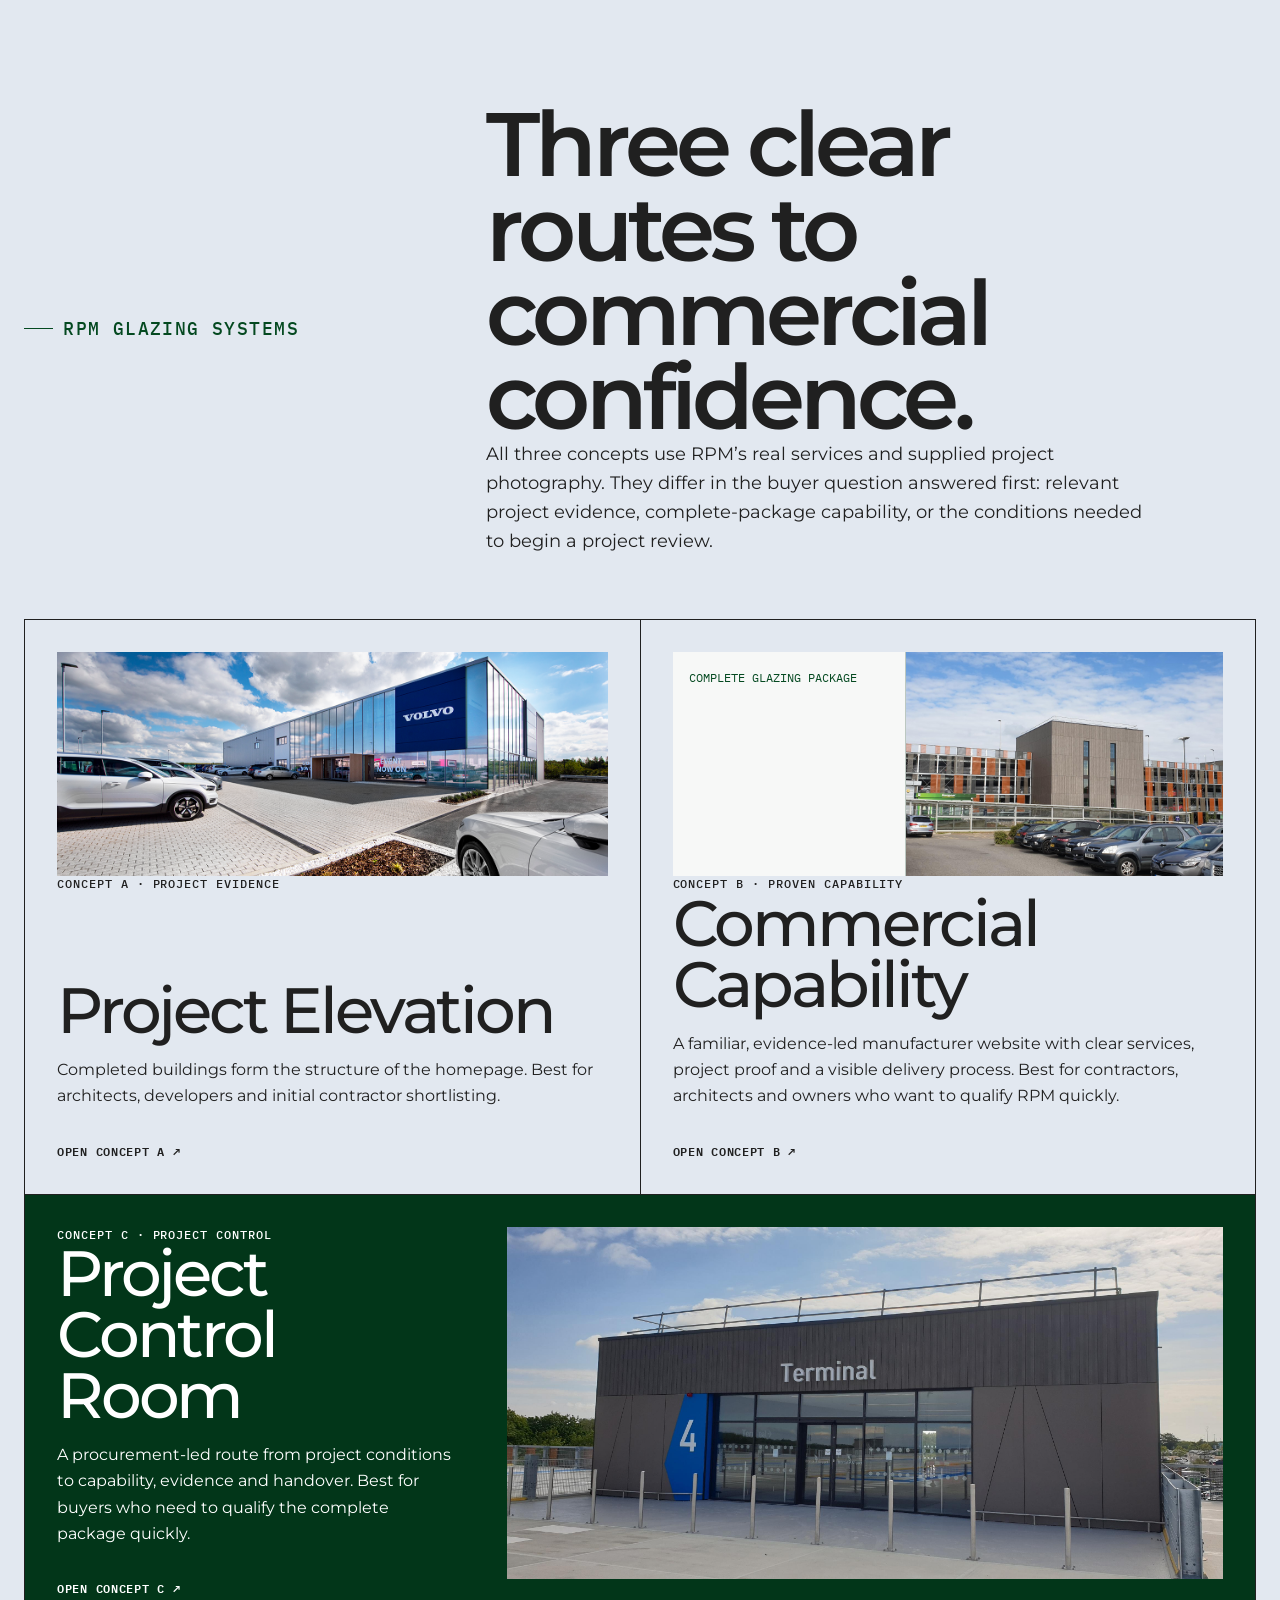
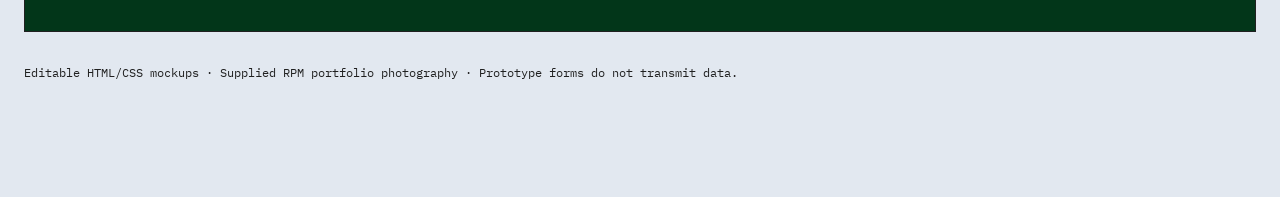
<file: index.html>
<!doctype html>
<html lang="en">
<head>
  <meta charset="utf-8">
  <meta name="viewport" content="width=device-width, initial-scale=1">
  <title>RPM Glazing Systems — Homepage Concepts</title>
  <link rel="preconnect" href="https://fonts.googleapis.com">
  <link rel="preconnect" href="https://fonts.gstatic.com" crossorigin>
  <link href="https://fonts.googleapis.com/css2?family=IBM+Plex+Mono:wght@400;500;600&amp;family=Montserrat:wght@400;500;600;700;800&amp;display=swap" rel="stylesheet">
  <link rel="stylesheet" href="styles/shared.css">
  <style>
    body{min-height:100vh;background:var(--mist)}
    .selector{padding-block:clamp(3rem,8vw,7rem)}
    .selector-head{display:grid;grid-template-columns:.7fr 1.3fr;gap:3rem;margin-bottom:4rem}
    .selector-head h1{margin:0;max-width:12ch;font-size:clamp(3rem,7vw,6rem);font-weight:600;line-height:.94;letter-spacing:-.055em}
    .selector-head p{max-width:42rem;margin:0;font-size:1.1rem}
    .concept-grid{display:grid;grid-template-columns:1fr 1fr;border-top:1px solid var(--ink);border-left:1px solid var(--ink)}
    .concept-card{display:flex;min-height:34rem;flex-direction:column;padding:2rem;border-right:1px solid var(--ink);border-bottom:1px solid var(--ink);text-decoration:none;transition:background .2s ease,color .2s ease}
    .concept-card:hover{color:var(--white);background:var(--rpm-green)}
    .concept-card h2{margin:auto 0 1rem;max-width:12ch;font-size:clamp(2.4rem,5vw,4.5rem);font-weight:500;line-height:.95;letter-spacing:-.05em}
    .concept-card p{max-width:34rem;margin:0 0 2rem}
    .concept-preview{position:relative;height:14rem;overflow:hidden;background:var(--paper)}
    .concept-preview img{height:100%;object-fit:cover}
    .concept-preview--b{display:grid;grid-template-columns:.85fr 1.15fr;background:var(--paper)}
    .concept-preview--b span{padding:1rem;border-right:1px solid var(--line);color:var(--rpm-green);font-family:var(--font-mono);font-size:.72rem;text-transform:uppercase}
    .card-link{font-family:var(--font-mono);font-size:.75rem;font-weight:600;letter-spacing:.06em;text-transform:uppercase}
    .concept-card--c{grid-column:1/-1;display:grid;min-height:25rem;grid-template-columns:.72fr 1.28fr;grid-template-rows:auto 1fr auto;column-gap:3rem;background:var(--rpm-green-deep);color:var(--white)}
    .concept-card--c:hover{background:var(--ink)}
    .concept-card--c .concept-preview{grid-column:2;grid-row:1/-1;height:100%;min-height:20rem}
    .concept-card--c .mono,.concept-card--c h2,.concept-card--c p,.concept-card--c .card-link{grid-column:1}
    .concept-card--c h2{margin:auto 0 1rem}
    .source-note{margin-top:2rem;font-family:var(--font-mono);font-size:.72rem;line-height:1.6}
    @media(max-width:760px){.selector-head,.concept-grid{grid-template-columns:1fr}.concept-card{min-height:30rem;padding:1.25rem}.concept-preview{height:12rem}.concept-card--c{display:flex;grid-column:auto;min-height:32rem}.concept-card--c .concept-preview{order:-1;width:100%;min-height:12rem;height:12rem}}
  </style>
</head>
<body>
  <a class="skip-link" href="#main">Skip to main content</a>
  <main class="selector" id="main">
    <div class="shell">
      <header class="selector-head">
        <p class="eyebrow">RPM Glazing Systems</p>
        <div><h1>Three clear routes to commercial confidence.</h1><p>All three concepts use RPM’s real services and supplied project photography. They differ in the buyer question answered first: relevant project evidence, complete-package capability, or the conditions needed to begin a project review.</p></div>
      </header>

      <div class="concept-grid">
        <a class="concept-card" href="concept-a.html">
          <div class="concept-preview"><img src="assets/projects/volvo-bristol.jpg" alt="Volvo Bristol project preview" width="1299" height="866"></div>
          <span class="mono">Concept A · Project evidence</span>
          <h2>Project Elevation</h2>
          <p>Completed buildings form the structure of the homepage. Best for architects, developers and initial contractor shortlisting.</p>
          <span class="card-link">Open Concept A ↗</span>
        </a>
        <a class="concept-card" href="concept-b.html">
          <div class="concept-preview concept-preview--b"><span aria-hidden="true">Complete glazing package</span><img src="assets/projects/bristol-airport-building.jpeg" alt="Bristol Airport project preview" width="2560" height="1280"></div>
          <span class="mono">Concept B · Proven capability</span>
          <h2>Commercial Capability</h2>
          <p>A familiar, evidence-led manufacturer website with clear services, project proof and a visible delivery process. Best for contractors, architects and owners who want to qualify RPM quickly.</p>
          <span class="card-link">Open Concept B ↗</span>
        </a>
        <a class="concept-card concept-card--c" href="concept-c.html">
          <div class="concept-preview"><img src="assets/projects/bristol-airport-terminal.jpeg" alt="Bristol Airport project preview" width="2633" height="1317"></div>
          <span class="mono">Concept C · Project control</span>
          <h2>Project Control Room</h2>
          <p>A procurement-led route from project conditions to capability, evidence and handover. Best for buyers who need to qualify the complete package quickly.</p>
          <span class="card-link">Open Concept C ↗</span>
        </a>
      </div>
      <p class="source-note">Editable HTML/CSS mockups · Supplied RPM portfolio photography · Prototype forms do not transmit data.</p>
    </div>
  </main>
</body>
</html>
</file>
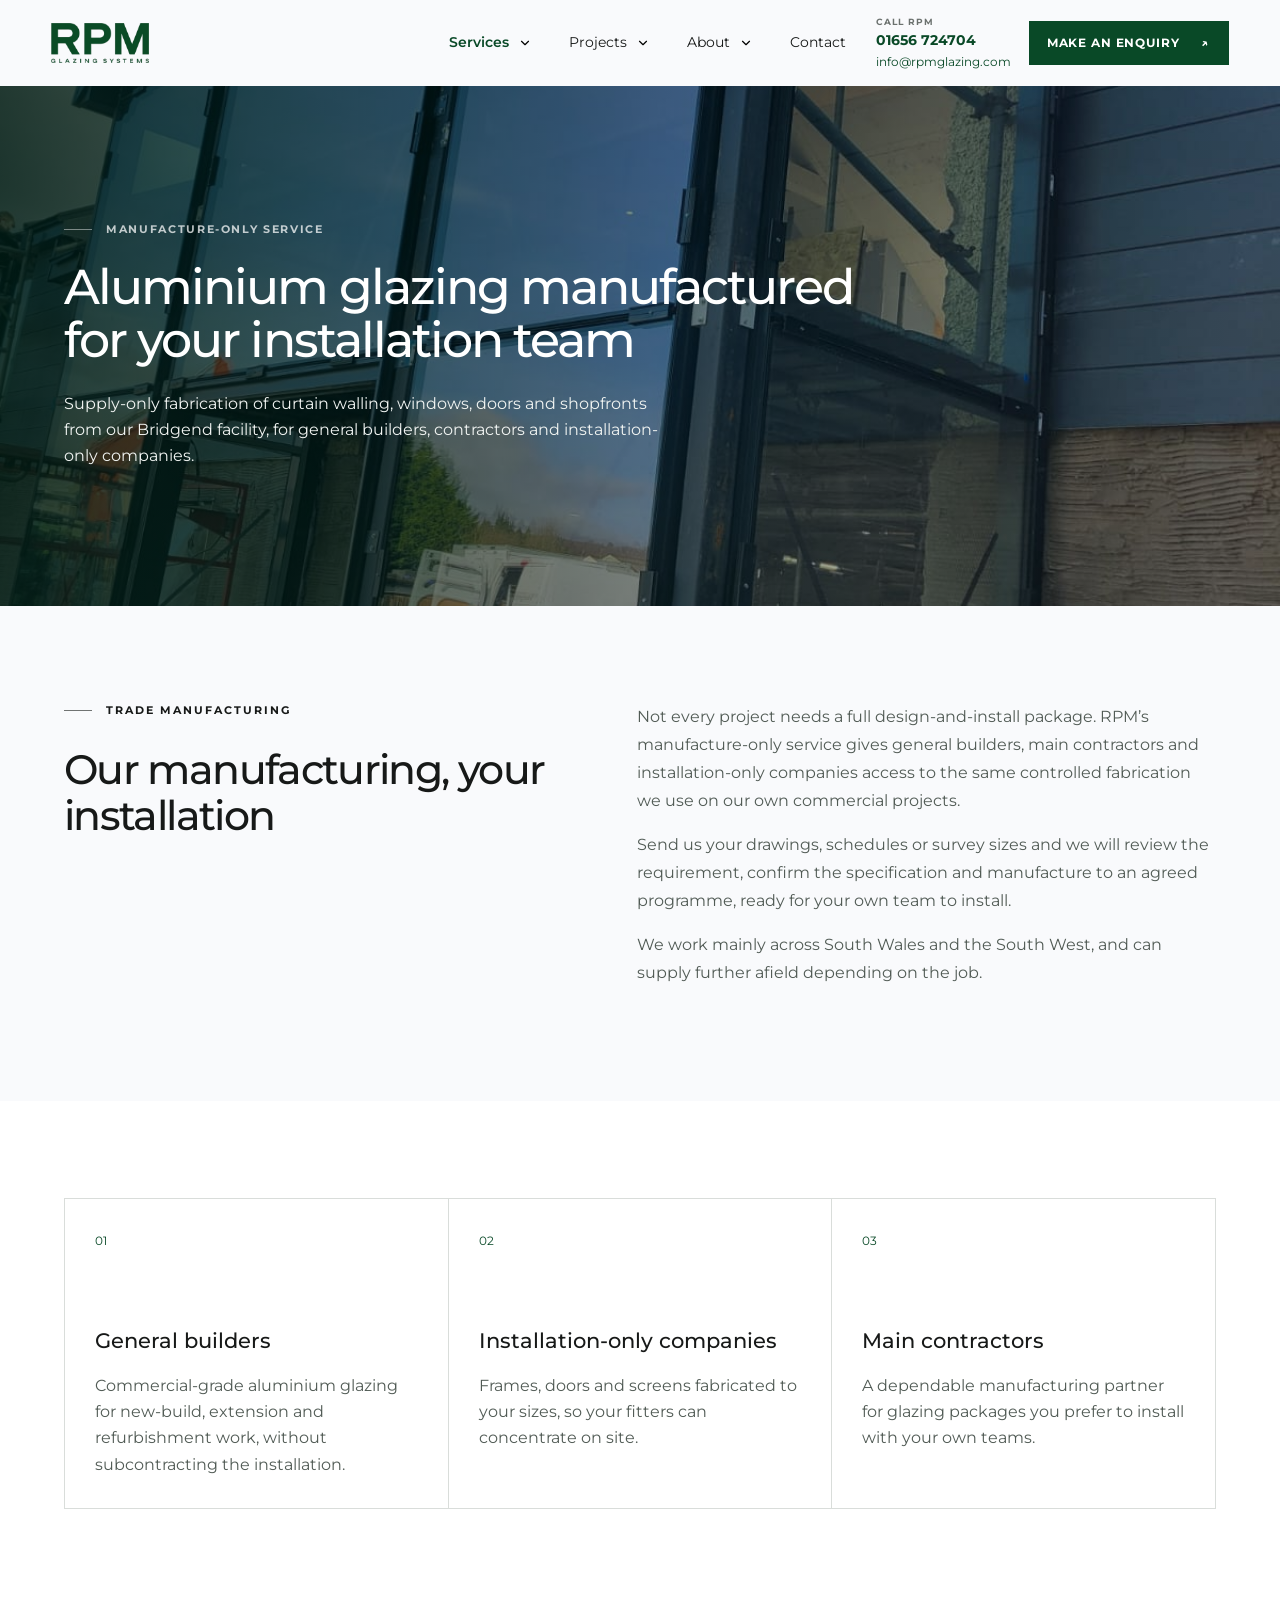
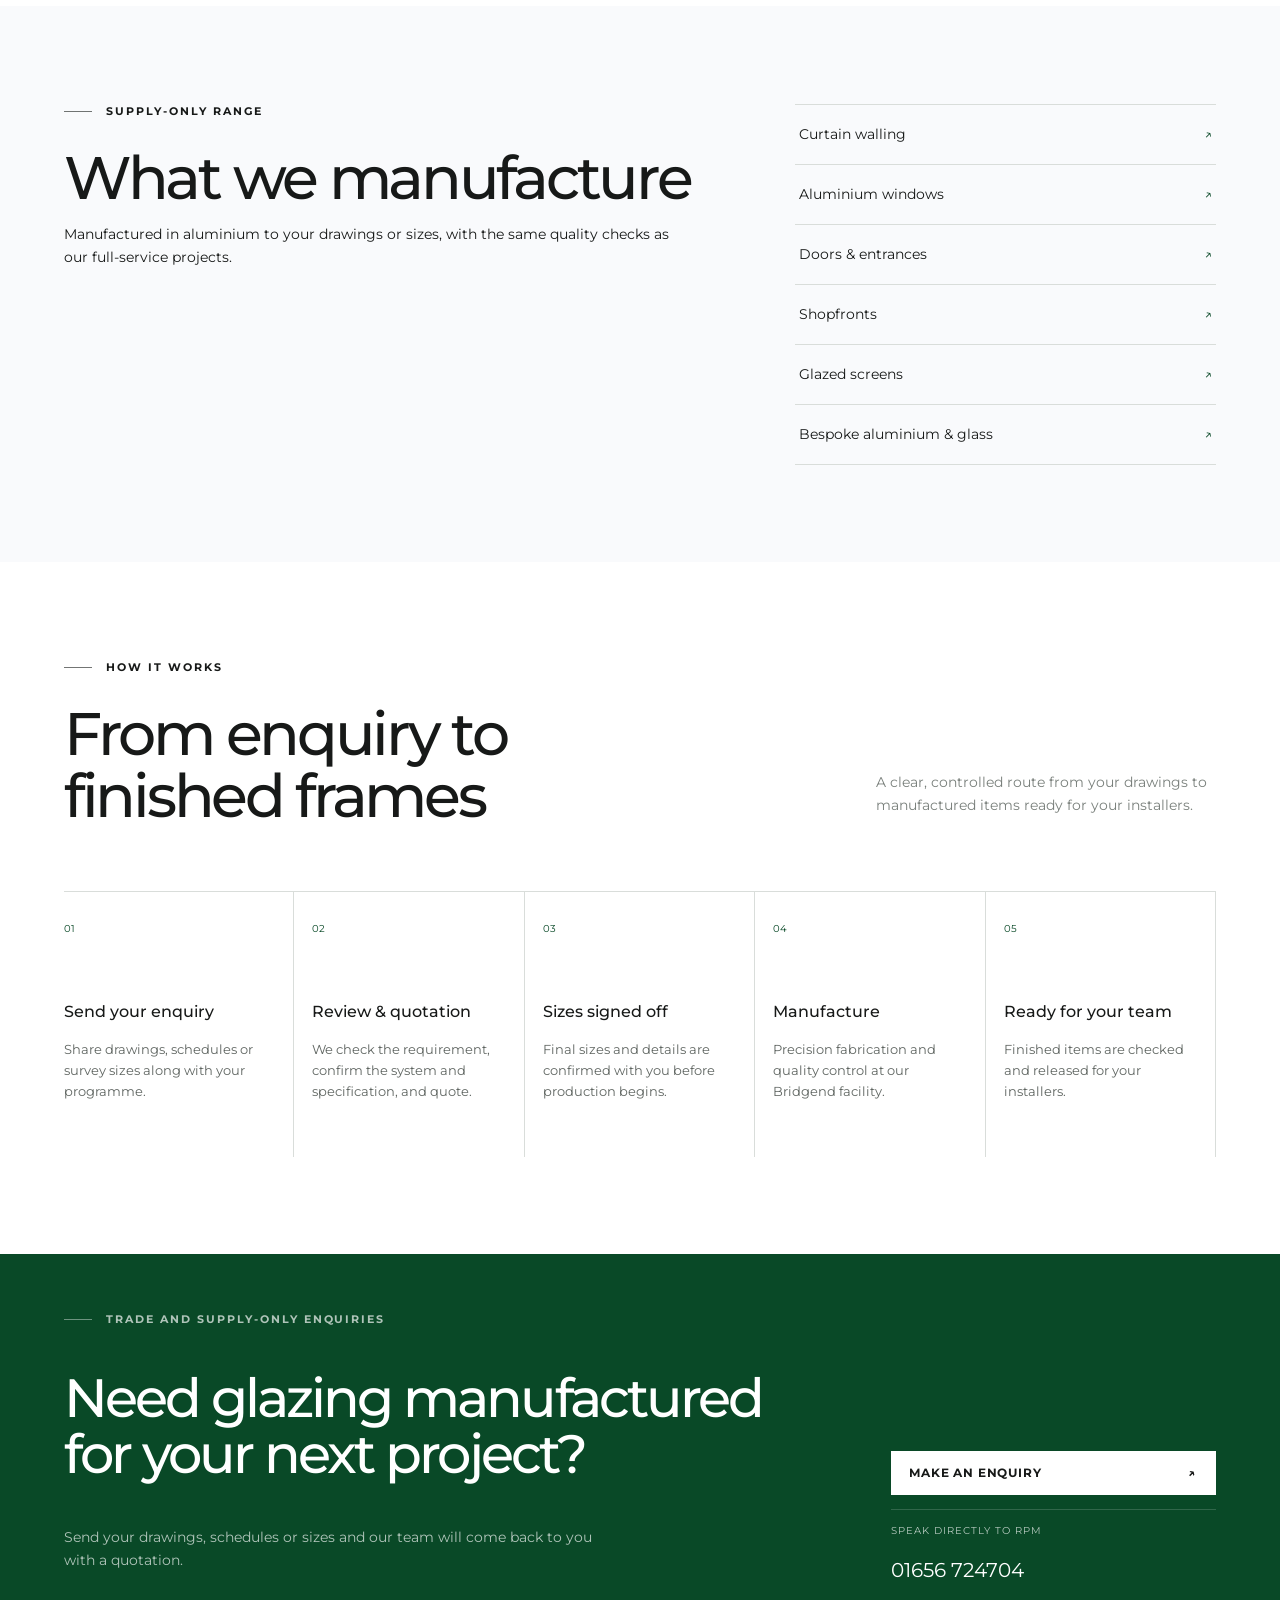
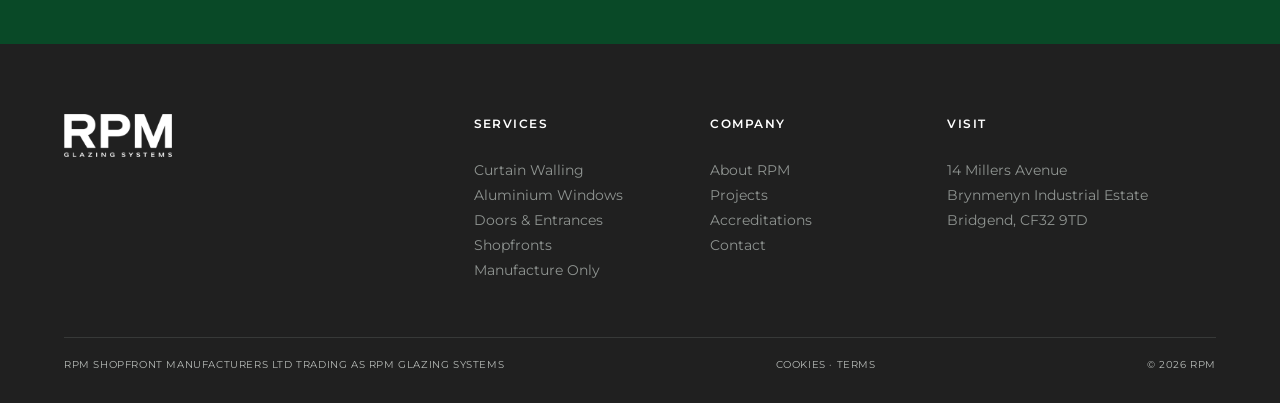
<file: manufacture-only/index.html>
<!doctype html>
<html lang="en-GB">
<head>
    <meta charset="UTF-8">
    <meta name="viewport" content="width=device-width, initial-scale=1">
    <title>Manufacture Only &#8211; RPM Glazing Systems</title>
<meta name='robots' content='noindex, nofollow' />
<link rel='stylesheet' id='rpm-glazing-css' href='theme/style.css' media='all' />
<link rel='stylesheet' id='rpm-readability-css' href='theme/assets/css/readability.css' media='all' />
<link rel="icon" href="uploads/rpm-icon-original.png" sizes="32x32" />
<link rel="icon" href="uploads/rpm-icon-original.png" sizes="192x192" />
<link rel="apple-touch-icon" href="uploads/rpm-icon-original.png" />
<meta name="msapplication-TileImage" content="uploads/rpm-icon-original.png" />
</head>
<body class="wp-singular page-template-default page page-template-template-manufacture-only page-child parent-pageid-14 wp-embed-responsive wp-theme-rpm-glazing rpm-theme">
<a class="screen-reader-text" href="#main-content">Skip to content</a>
<header class="site-header rpm-shell">
    <div class="site-header__inner">
        <a class="site-logo" href="http://rpmshopfronts.itcscloud.co.uk/" aria-label="RPM Glazing Systems home">
            <img width="592" height="237" src="uploads/rpm-logo-original.png" class="rpm-brand-image" alt="RPM Glazing Systems" loading="eager" decoding="async" fetchpriority="high" sizes="(max-width: 592px) 100vw, 592px" />        </a>
        <button class="site-header__toggle" type="button" aria-expanded="false" aria-controls="primary-navigation" aria-label="Open navigation">
            <span></span><span></span>
        </button>
        <nav class="site-nav" id="primary-navigation" aria-label="Primary navigation">
            <ul id="menu-primary-navigation" class="menu"><li id="menu-item-26" class="menu-item menu-item-type-custom menu-item-object-custom current-menu-ancestor current-menu-parent menu-item-has-children menu-item-26"><a href="http://rpmshopfronts.itcscloud.co.uk/services/">Services</a><button class="submenu-toggle" type="button" aria-expanded="false" aria-controls="rpm-submenu-26" aria-label="Show Services pages"><img class="submenu-icon" src="theme/assets/images/chevron-down.svg" width="14" height="14" alt="" aria-hidden="true"></button><ul class="sub-menu" id="rpm-submenu-26">	<li id="menu-item-64" class="menu-item menu-item-type-post_type menu-item-object-page menu-item-64"><a href="http://rpmshopfronts.itcscloud.co.uk/services/curtain-walling/">Curtain Walling</a></li>
	<li id="menu-item-65" class="menu-item menu-item-type-post_type menu-item-object-page menu-item-65"><a href="http://rpmshopfronts.itcscloud.co.uk/services/aluminium-windows/">Aluminium Windows</a></li>
	<li id="menu-item-66" class="menu-item menu-item-type-post_type menu-item-object-page menu-item-66"><a href="http://rpmshopfronts.itcscloud.co.uk/services/doors-entrances/">Doors &#038; Entrances</a></li>
	<li id="menu-item-67" class="menu-item menu-item-type-post_type menu-item-object-page menu-item-67"><a href="http://rpmshopfronts.itcscloud.co.uk/services/shopfronts/">Shopfronts</a></li>
	<li id="menu-item-68" class="menu-item menu-item-type-post_type menu-item-object-page menu-item-68"><a href="http://rpmshopfronts.itcscloud.co.uk/services/rooflights-aovs/">Rooflights &#038; AOVs</a></li>
	<li class="menu-item current-menu-item"><a href="#" aria-current="page">Manufacture Only</a></li>
	<li id="menu-item-69" class="menu-item menu-item-type-post_type menu-item-object-page menu-item-69"><a href="http://rpmshopfronts.itcscloud.co.uk/services/bespoke-glazing/">Bespoke Glazing</a></li>
</ul>
</li>
<li id="menu-item-27" class="menu-item menu-item-type-custom menu-item-object-custom menu-item-has-children menu-item-27"><a href="http://rpmshopfronts.itcscloud.co.uk/projects/">Projects</a><button class="submenu-toggle" type="button" aria-expanded="false" aria-controls="rpm-submenu-27" aria-label="Show Projects pages"><img class="submenu-icon" src="theme/assets/images/chevron-down.svg" width="14" height="14" alt="" aria-hidden="true"></button><ul class="sub-menu" id="rpm-submenu-27">	<li id="menu-item-70" class="menu-item menu-item-type-post_type menu-item-object-rpm_project menu-item-70"><a href="http://rpmshopfronts.itcscloud.co.uk/projects/volvo-bristol/">Volvo, Bristol</a></li>
	<li id="menu-item-71" class="menu-item menu-item-type-post_type menu-item-object-rpm_project menu-item-71"><a href="http://rpmshopfronts.itcscloud.co.uk/projects/bristol-airport/">Bristol Airport</a></li>
	<li id="menu-item-72" class="menu-item menu-item-type-post_type menu-item-object-rpm_project menu-item-72"><a href="http://rpmshopfronts.itcscloud.co.uk/projects/bmw-cardiff/">BMW, Cardiff</a></li>
	<li id="menu-item-73" class="menu-item menu-item-type-post_type menu-item-object-rpm_project menu-item-73"><a href="http://rpmshopfronts.itcscloud.co.uk/projects/cubex-bristol/">Cubex, Bristol</a></li>
</ul>
</li>
<li id="menu-item-28" class="menu-item menu-item-type-custom menu-item-object-custom menu-item-has-children menu-item-28"><a href="http://rpmshopfronts.itcscloud.co.uk/about-rpm/">About</a><button class="submenu-toggle" type="button" aria-expanded="false" aria-controls="rpm-submenu-28" aria-label="Show About pages"><img class="submenu-icon" src="theme/assets/images/chevron-down.svg" width="14" height="14" alt="" aria-hidden="true"></button><ul class="sub-menu" id="rpm-submenu-28">	<li id="menu-item-74" class="menu-item menu-item-type-post_type menu-item-object-page menu-item-74"><a href="http://rpmshopfronts.itcscloud.co.uk/accreditations/">Accreditations</a></li>
</ul>
</li>
<li id="menu-item-75" class="menu-item menu-item-type-post_type menu-item-object-page menu-item-75"><a href="http://rpmshopfronts.itcscloud.co.uk/contact/">Contact</a></li>
</ul>            <div class="site-nav__mobile-actions">
                <a class="rpm-button rpm-button--green" href="http://rpmshopfronts.itcscloud.co.uk/contact/">Make an enquiry</a>
                <a href="tel:01656724704">Call RPM 01656 724704</a>
                                    <a class="site-header__email" href="mailto:info@rpmglazing.com">info@rpmglazing.com</a>
                            </div>
        </nav>
        <div class="site-header__contact">
            <a class="site-header__phone" href="tel:01656724704">
                <span>Call RPM</span>
                <strong>01656 724704</strong>
            </a>
                            <a class="site-header__email" href="mailto:info@rpmglazing.com">info@rpmglazing.com</a>
                    </div>
        <a class="rpm-button rpm-button--green site-header__cta" href="http://rpmshopfronts.itcscloud.co.uk/contact/">Make an enquiry</a>
    </div>
</header>

<main id="main-content" class="rpm-shell">
    <section class="inner-hero" style="background-image:url('uploads/project-april-12-original.jpg')">
        <div class="rpm-wrap inner-hero__content">
            <p class="rpm-eyebrow">Manufacture-only service</p>
            <h1 class="rpm-title">Aluminium glazing manufactured for your installation team</h1>
            <p>Supply-only fabrication of curtain walling, windows, doors and shopfronts from our Bridgend facility, for general builders, contractors and installation-only companies.</p>
        </div>
    </section>

        <section class="rpm-section rpm-section--pale">
        <div class="rpm-wrap inner-intro">
            <div>
                <p class="rpm-eyebrow">Trade manufacturing</p>
                <h2 class="rpm-section-title">Our manufacturing, your installation</h2>
            </div>
            <div class="inner-intro__body">
                <p>Not every project needs a full design-and-install package. RPM’s manufacture-only service gives general builders, main contractors and installation-only companies access to the same controlled fabrication we use on our own commercial projects.</p>
<p>Send us your drawings, schedules or survey sizes and we will review the requirement, confirm the specification and manufacture to an agreed programme, ready for your own team to install.</p>
<p>We work mainly across South Wales and the South West, and can supply further afield depending on the job.</p>
            </div>
        </div>
    </section>

            <section class="rpm-section rpm-section--white">
            <div class="rpm-wrap">
                <div class="highlights-grid">
                                            <article class="highlight">
                            <small>01</small>
                            <h3>General builders</h3>
                            <p>Commercial-grade aluminium glazing for new-build, extension and refurbishment work, without subcontracting the installation.</p>
                        </article>
                                            <article class="highlight">
                            <small>02</small>
                            <h3>Installation-only companies</h3>
                            <p>Frames, doors and screens fabricated to your sizes, so your fitters can concentrate on site.</p>
                        </article>
                                            <article class="highlight">
                            <small>03</small>
                            <h3>Main contractors</h3>
                            <p>A dependable manufacturing partner for glazing packages you prefer to install with your own teams.</p>
                        </article>
                                    </div>
            </div>
        </section>
    
            <section class="rpm-section rpm-section--pale">
            <div class="rpm-wrap service-detail-grid">
                <div>
                    <p class="rpm-eyebrow">Supply-only range</p>
                    <h2 class="rpm-section-title">What we manufacture</h2>
                    <p>Manufactured in aluminium to your drawings or sizes, with the same quality checks as our full-service projects.</p>
                </div>
                <ul class="service-detail-list">
                                            <li>Curtain walling</li>
                                            <li>Aluminium windows</li>
                                            <li>Doors &amp; entrances</li>
                                            <li>Shopfronts</li>
                                            <li>Glazed screens</li>
                                            <li>Bespoke aluminium &amp; glass</li>
                                    </ul>
            </div>
        </section>
    
            <section class="rpm-section rpm-section--white">
            <div class="rpm-wrap">
                <p class="rpm-eyebrow">How it works</p>
                <div class="process-heading">
                    <h2 class="rpm-section-title">From enquiry to finished frames</h2>
                    <p>A clear, controlled route from your drawings to manufactured items ready for your installers.</p>
                </div>
                <div class="process-grid">
                                            <article class="process-step">
                            <small>01</small>
                            <h3>Send your enquiry</h3>
                            <p>Share drawings, schedules or survey sizes along with your programme.</p>
                        </article>
                                            <article class="process-step">
                            <small>02</small>
                            <h3>Review &amp; quotation</h3>
                            <p>We check the requirement, confirm the system and specification, and quote.</p>
                        </article>
                                            <article class="process-step">
                            <small>03</small>
                            <h3>Sizes signed off</h3>
                            <p>Final sizes and details are confirmed with you before production begins.</p>
                        </article>
                                            <article class="process-step">
                            <small>04</small>
                            <h3>Manufacture</h3>
                            <p>Precision fabrication and quality control at our Bridgend facility.</p>
                        </article>
                                            <article class="process-step">
                            <small>05</small>
                            <h3>Ready for your team</h3>
                            <p>Finished items are checked and released for your installers.</p>
                        </article>
                                    </div>
            </div>
        </section>
    
                <section class="rpm-section rpm-section--green enquiry-strip">
    <div class="rpm-wrap enquiry-strip__inner">
        <div>
            <p class="rpm-eyebrow">Trade and supply-only enquiries</p>
            <h2 class="rpm-section-title">Need glazing manufactured for your next project?</h2>
            <p>Send your drawings, schedules or sizes and our team will come back to you with a quotation.</p>
        </div>
        <div class="enquiry-strip__action">
            <a class="rpm-button" href="http://rpmshopfronts.itcscloud.co.uk/contact/">Make an enquiry</a>
            <small>Speak directly to RPM</small>
            <a href="tel:01656724704"><strong>01656 724704</strong></a>
        </div>
    </div>
</section>
    </main>
<footer class="site-footer rpm-shell">
    <div class="site-footer__grid">
        <div class="site-footer__brand">
            <a class="site-footer__logo" href="http://rpmshopfronts.itcscloud.co.uk/" aria-label="RPM Glazing Systems home">
                <img width="592" height="237" src="uploads/rpm-logo-light-original.png" class="rpm-brand-image" alt="RPM Glazing Systems" loading="eager" decoding="async" sizes="(max-width: 592px) 100vw, 592px" />            </a>
        </div>
        <div>
            <h2 class="site-footer__heading">Services</h2>
            <ul>
                                    <li><a href="http://rpmshopfronts.itcscloud.co.uk/services/curtain-walling/">Curtain Walling</a></li>
                                    <li><a href="http://rpmshopfronts.itcscloud.co.uk/services/aluminium-windows/">Aluminium Windows</a></li>
                                    <li><a href="http://rpmshopfronts.itcscloud.co.uk/services/doors-entrances/">Doors &amp; Entrances</a></li>
                                    <li><a href="http://rpmshopfronts.itcscloud.co.uk/services/shopfronts/">Shopfronts</a></li>
                                    <li><a href="#">Manufacture Only</a></li>
                            </ul>
        </div>
        <div>
            <h2 class="site-footer__heading">Company</h2>
            <ul>
                <li><a href="http://rpmshopfronts.itcscloud.co.uk/about-rpm/">About RPM</a></li>
                <li><a href="http://rpmshopfronts.itcscloud.co.uk/projects/">Projects</a></li>
                <li><a href="http://rpmshopfronts.itcscloud.co.uk/accreditations/">Accreditations</a></li>
                <li><a href="http://rpmshopfronts.itcscloud.co.uk/contact/">Contact</a></li>
            </ul>
        </div>
        <div>
            <h2 class="site-footer__heading">Visit</h2>
            <address>14 Millers Avenue<br />
Brynmenyn Industrial Estate<br />
Bridgend, CF32 9TD</address>
        </div>
    </div>
    <div class="site-footer__bottom">
        <span>RPM Shopfront Manufacturers Ltd trading as RPM Glazing Systems</span>
        <span><a href="http://rpmshopfronts.itcscloud.co.uk/cookie-policy/">Cookies</a> · <a href="http://rpmshopfronts.itcscloud.co.uk/terms-of-use/">Terms</a></span>
        <span>© 2026 RPM</span>
    </div>
</footer>

<script id="rpm-glazing-js" src="theme/assets/js/site.js"></script>

</body>
</html>
</file>
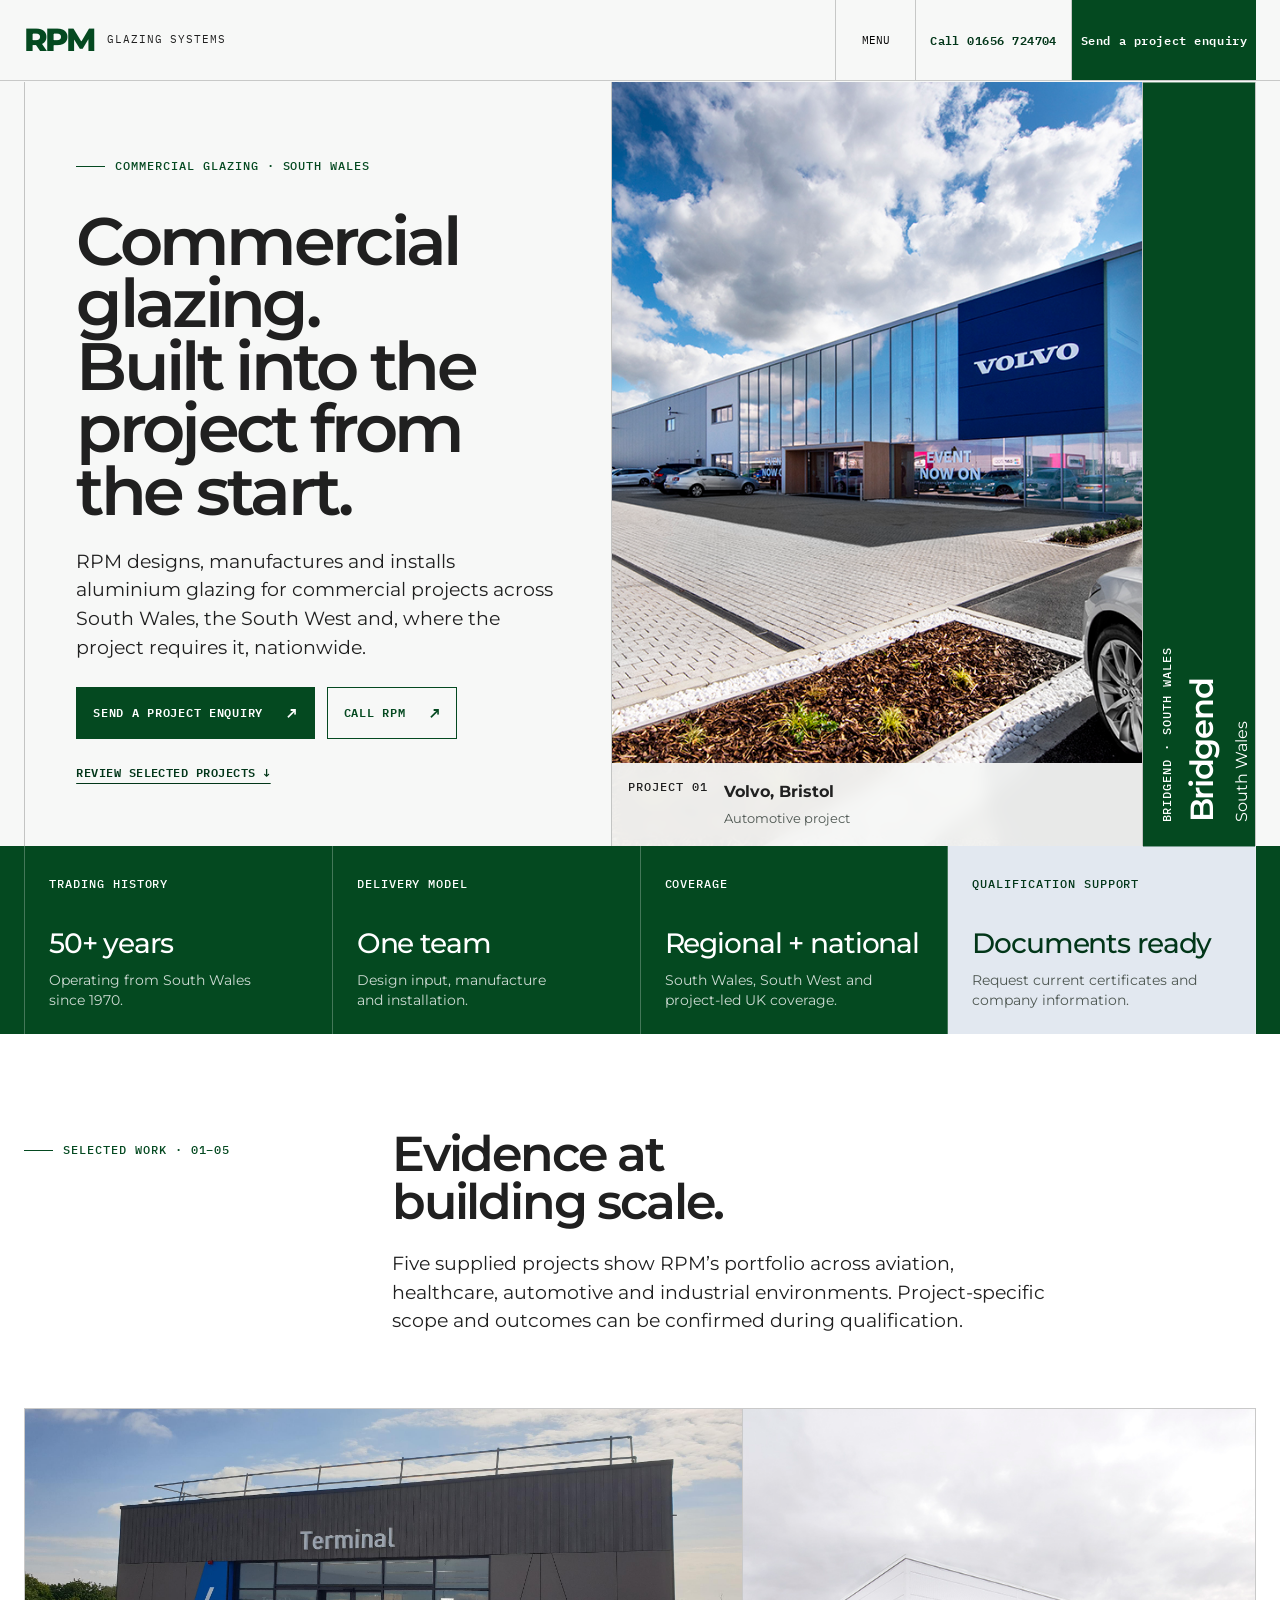
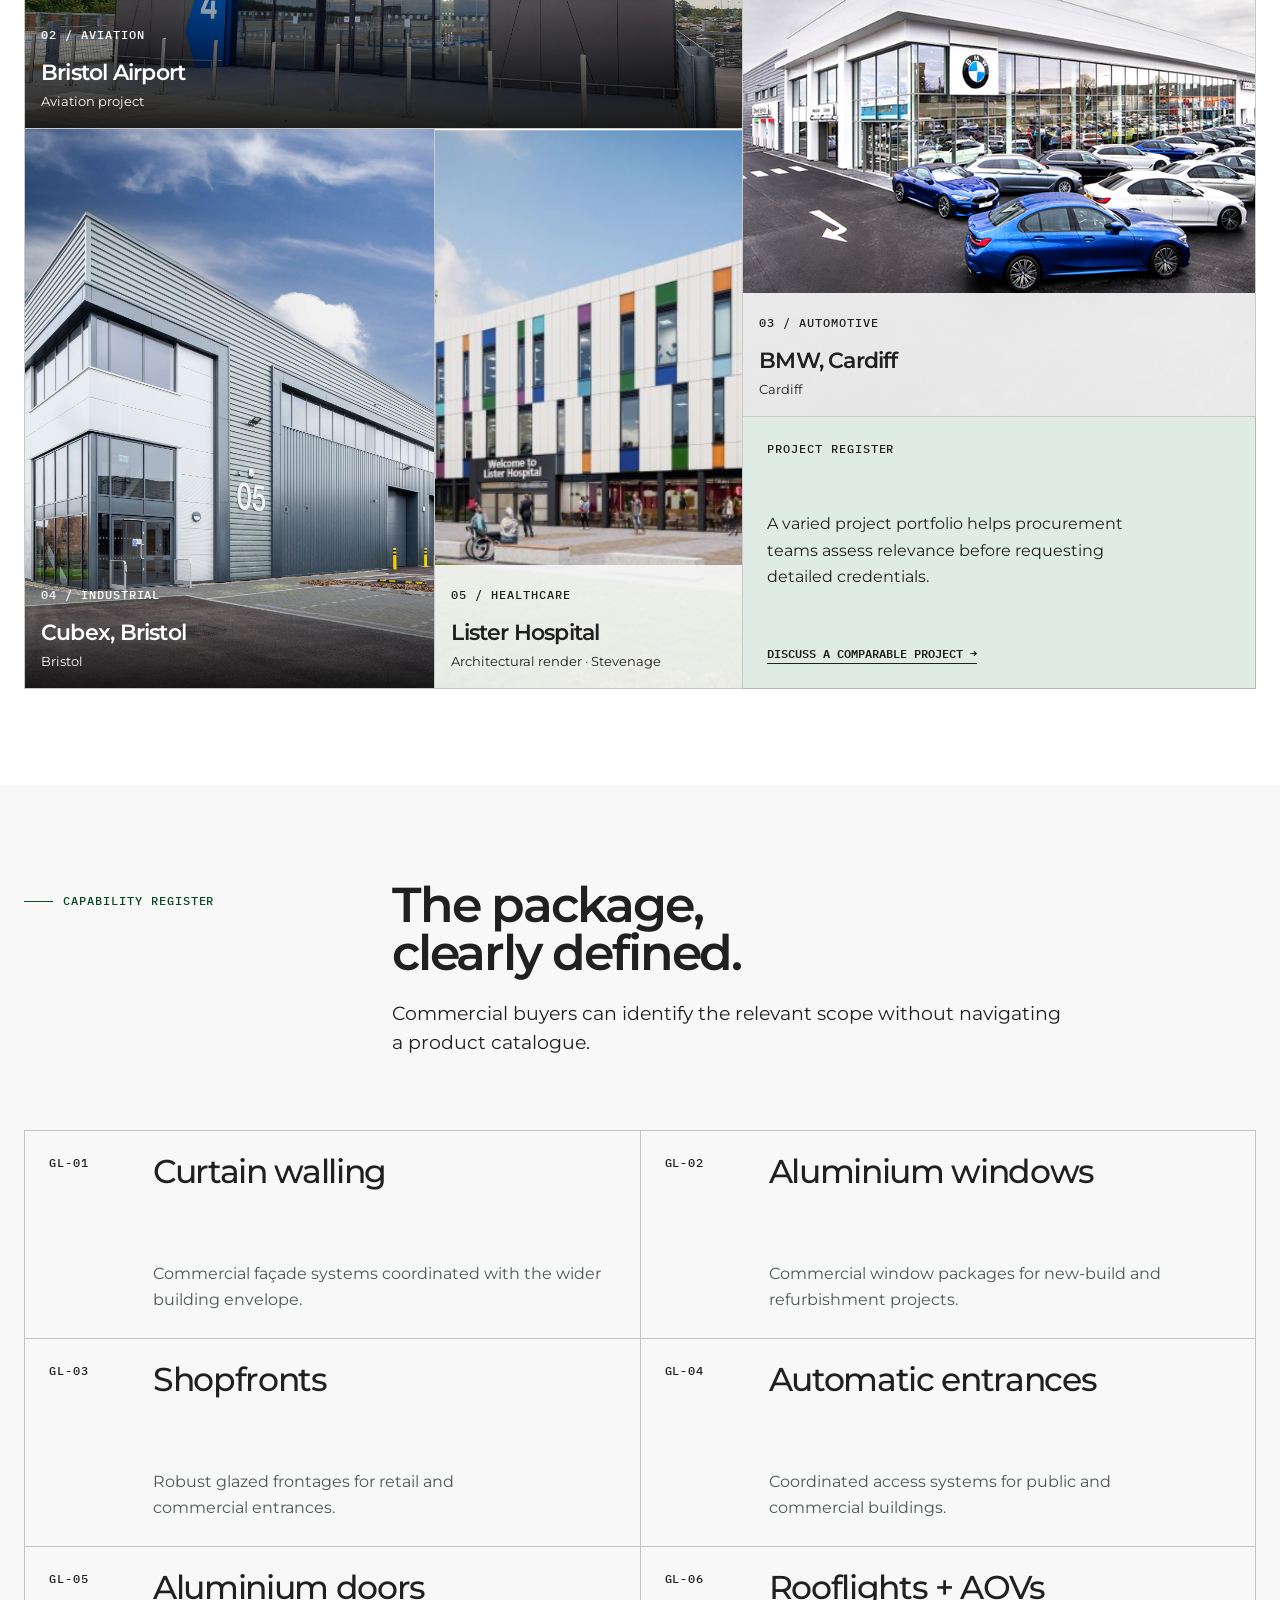
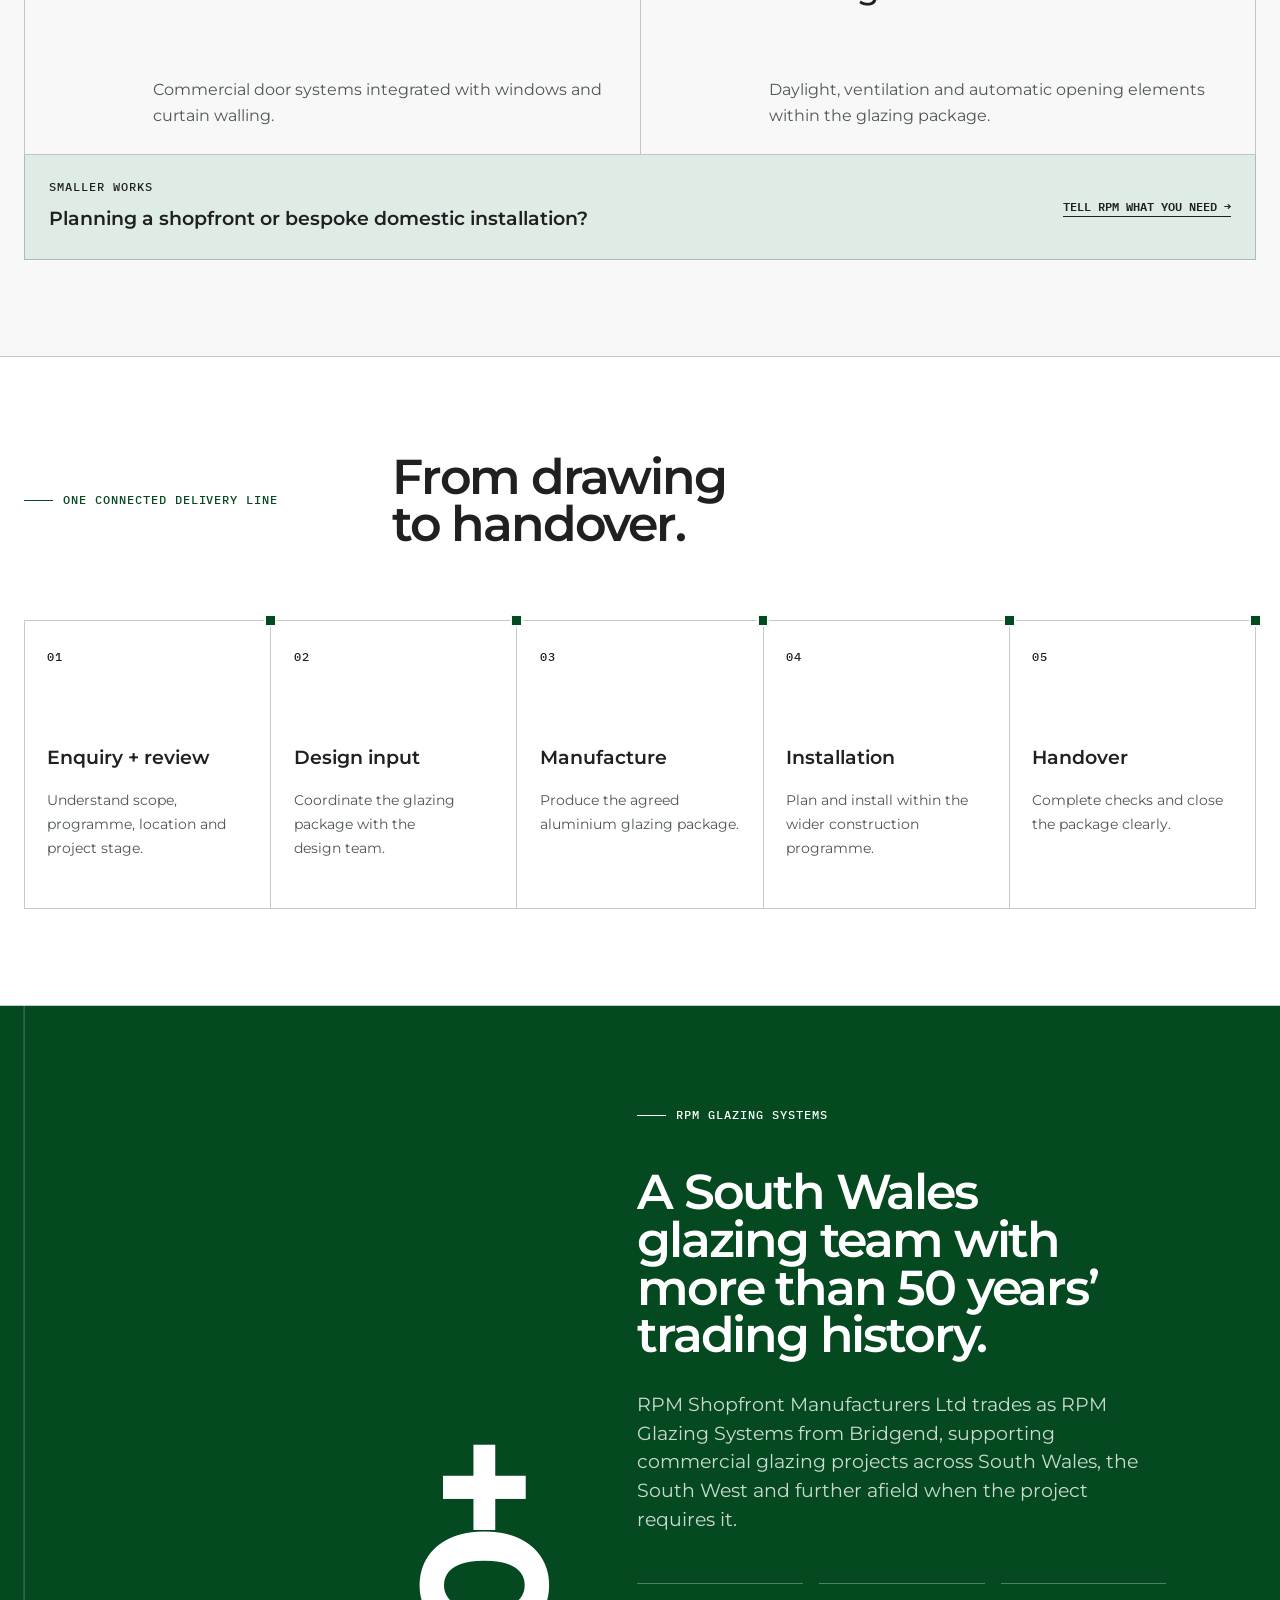
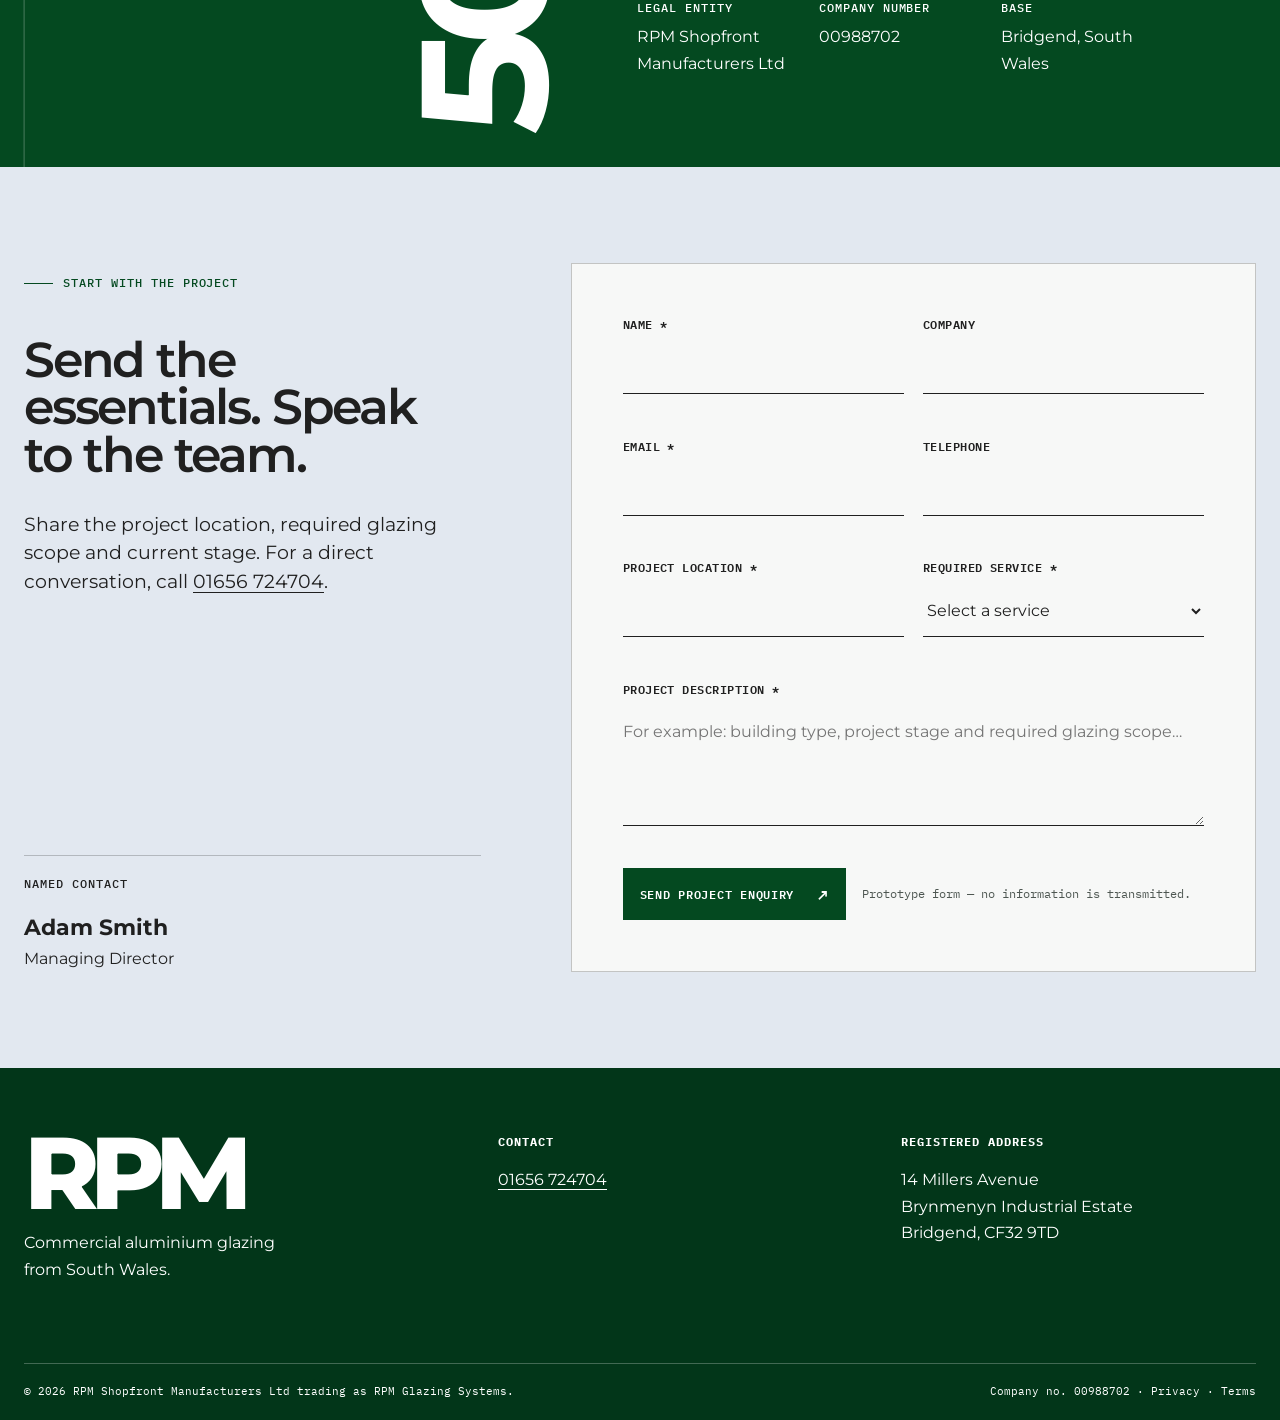
<file: concept-a.html>
<!doctype html>
<html lang="en">
<head>
  <meta charset="utf-8">
  <meta name="viewport" content="width=device-width, initial-scale=1">
  <meta name="theme-color" content="#044920">
  <meta name="description" content="RPM Glazing Systems commercial aluminium glazing homepage concept.">
  <title>RPM Glazing Systems — Project Elevation</title>
  <link rel="preconnect" href="https://fonts.googleapis.com">
  <link rel="preconnect" href="https://fonts.gstatic.com" crossorigin>
  <link href="https://fonts.googleapis.com/css2?family=IBM+Plex+Mono:wght@400;500;600&amp;family=Montserrat:wght@400;500;600;700;800&amp;display=swap" rel="stylesheet">
  <link rel="stylesheet" href="styles/shared.css">
  <link rel="stylesheet" href="styles/concept-a.css">
  <script src="scripts/main.js" defer></script>
</head>
<body class="concept-a">
  <a class="skip-link" href="#main">Skip to main content</a>

  <header class="site-header">
    <div class="shell header-grid">
      <a class="brand" href="index.html" aria-label="RPM Glazing Systems concepts home">
        <span class="brand-mark" aria-hidden="true">RPM</span>
        <span class="brand-name">Glazing Systems</span>
      </a>
      <button class="nav-toggle" type="button" aria-expanded="false" aria-controls="site-nav" data-nav-toggle>Menu</button>
      <nav class="site-nav" id="site-nav" aria-label="Primary navigation" data-nav data-open="false">
        <a href="#about">About</a>
        <a href="#capabilities">Services</a>
        <a href="#projects">Projects</a>
        <a href="#assurance">Accreditations</a>
        <a href="#enquiry">Contact</a>
      </nav>
      <a class="header-phone" href="tel:+441656724704" aria-label="Call RPM on 01656 724704">Call 01656 724704</a>
      <a class="header-contact" href="#enquiry">Send a project enquiry</a>
    </div>
  </header>

  <div class="mobile-quick-actions" aria-label="Quick contact">
    <a href="tel:+441656724704">Call RPM</a>
    <a href="#enquiry">Project enquiry</a>
  </div>

  <main id="main">
    <section class="elevation-hero" aria-labelledby="hero-a-title">
      <div class="shell hero-elevation">
        <div class="hero-copy panel panel--copy">
          <p class="eyebrow">Commercial glazing · South Wales</p>
          <h1 class="display" id="hero-a-title">Commercial glazing.<br>Built into the project from the start.</h1>
          <p class="lead">RPM designs, manufactures and installs aluminium glazing for commercial projects across South Wales, the South West and, where the project requires it, nationwide.</p>
          <div class="hero-actions">
            <a class="button" href="#enquiry">Send a project enquiry</a>
            <a class="button button--ghost" href="tel:+441656724704">Call RPM</a>
          </div>
          <a class="hero-project-link" href="#projects">Review selected projects ↓</a>
        </div>
        <figure class="hero-image panel panel--image">
          <img src="assets/projects/volvo-bristol.jpg" alt="Volvo dealership building in Bristol" width="1299" height="866" fetchpriority="high">
          <figcaption class="image-note">
            <span class="project-index">Project 01</span>
            <span><strong>Volvo, Bristol</strong><small>Automotive project</small></span>
          </figcaption>
        </figure>
        <aside class="hero-location panel panel--location" aria-label="Operating area">
          <span class="mono">Bridgend · South Wales</span>
          <strong>Bridgend</strong>
          <span>South Wales</span>
        </aside>
      </div>
    </section>

    <section class="evidence-rail" id="assurance" aria-label="RPM at a glance">
      <div class="shell evidence-grid">
        <div class="evidence-cell">
          <span class="mono">Trading history</span>
          <strong>50+ years</strong>
          <p>Operating from South Wales since 1970.</p>
        </div>
        <div class="evidence-cell">
          <span class="mono">Delivery model</span>
          <strong>One team</strong>
          <p>Design input, manufacture and installation.</p>
        </div>
        <div class="evidence-cell">
          <span class="mono">Coverage</span>
          <strong>Regional + national</strong>
          <p>South Wales, South West and project-led UK coverage.</p>
        </div>
        <div class="evidence-cell evidence-cell--assurance">
          <span class="mono">Qualification support</span>
          <strong>Documents ready</strong>
          <p>Request current certificates and company information.</p>
        </div>
      </div>
    </section>

    <section class="project-elevation" id="projects" aria-labelledby="projects-a-title">
      <div class="shell">
        <header class="section-head projects-intro">
          <p class="eyebrow">Selected work · 01–05</p>
          <div class="section-head__copy">
            <h2 class="section-title" id="projects-a-title">Evidence at building scale.</h2>
            <p class="lead">Five supplied projects show RPM’s portfolio across aviation, healthcare, automotive and industrial environments. Project-specific scope and outcomes can be confirmed during qualification.</p>
          </div>
        </header>

        <div class="elevation-grid" aria-label="Selected RPM projects">
          <article class="project-bay project-bay--airport">
            <img src="assets/projects/bristol-airport-terminal.jpeg" alt="Terminal building at Bristol Airport" width="2633" height="1317" loading="lazy">
            <div class="bay-label">
              <span class="project-index">02 / Aviation</span>
              <h3>Bristol Airport</h3>
              <p>Aviation project</p>
            </div>
          </article>

          <article class="project-bay project-bay--bmw">
            <img src="assets/projects/bmw-cardiff.jpg" alt="BMW dealership building in Cardiff" width="1181" height="787" loading="lazy">
            <div class="bay-label bay-label--light">
              <span class="project-index">03 / Automotive</span>
              <h3>BMW, Cardiff</h3>
              <p>Cardiff</p>
            </div>
          </article>

          <article class="project-bay project-bay--cubex">
            <img src="assets/projects/cubex-bristol.jpg" alt="Modern industrial units at Cubex in Bristol" width="11656" height="7771" loading="lazy">
            <div class="bay-label">
              <span class="project-index">04 / Industrial</span>
              <h3>Cubex, Bristol</h3>
              <p>Bristol</p>
            </div>
          </article>

          <article class="project-bay project-bay--lister">
            <img src="assets/projects/lister-hospital.png" alt="Architectural rendering of the Lister Hospital entrance building in Stevenage" width="718" height="474" loading="lazy">
            <div class="bay-label bay-label--light">
              <span class="project-index">05 / Healthcare</span>
              <h3>Lister Hospital</h3>
              <p>Architectural render · Stevenage</p>
            </div>
          </article>

          <aside class="project-register" aria-label="Project register note">
            <span class="mono">Project register</span>
            <p>A varied project portfolio helps procurement teams assess relevance before requesting detailed credentials.</p>
            <a href="#enquiry">Discuss a comparable project →</a>
          </aside>
        </div>
      </div>
    </section>

    <section class="capability-register" id="capabilities" aria-labelledby="capabilities-a-title">
      <div class="shell">
        <header class="section-head capability-intro">
          <p class="eyebrow">Capability register</p>
          <div class="section-head__copy">
            <h2 class="section-title" id="capabilities-a-title">The package, clearly defined.</h2>
            <p class="lead">Commercial buyers can identify the relevant scope without navigating a product catalogue.</p>
          </div>
        </header>

        <div class="capability-list">
          <article><span class="service-code">GL-01</span><h3>Curtain walling</h3><p>Commercial façade systems coordinated with the wider building envelope.</p></article>
          <article><span class="service-code">GL-02</span><h3>Aluminium windows</h3><p>Commercial window packages for new-build and refurbishment projects.</p></article>
          <article><span class="service-code">GL-03</span><h3>Shopfronts</h3><p>Robust glazed frontages for retail and commercial entrances.</p></article>
          <article><span class="service-code">GL-04</span><h3>Automatic entrances</h3><p>Coordinated access systems for public and commercial buildings.</p></article>
          <article><span class="service-code">GL-05</span><h3>Aluminium doors</h3><p>Commercial door systems integrated with windows and curtain walling.</p></article>
          <article><span class="service-code">GL-06</span><h3>Rooflights + AOVs</h3><p>Daylight, ventilation and automatic opening elements within the glazing package.</p></article>
        </div>
        <aside class="small-works-route">
          <div><span class="mono">Smaller works</span><strong>Planning a shopfront or bespoke domestic installation?</strong></div>
          <a href="#enquiry">Tell RPM what you need →</a>
        </aside>
      </div>
    </section>

    <section class="delivery-line" aria-labelledby="delivery-a-title">
      <div class="shell">
        <header class="delivery-header">
          <p class="eyebrow">One connected delivery line</p>
          <h2 class="section-title" id="delivery-a-title">From drawing to handover.</h2>
        </header>
        <ol class="delivery-steps">
          <li><span class="mono">01</span><strong>Enquiry + review</strong><p>Understand scope, programme, location and project stage.</p></li>
          <li><span class="mono">02</span><strong>Design input</strong><p>Coordinate the glazing package with the design team.</p></li>
          <li><span class="mono">03</span><strong>Manufacture</strong><p>Produce the agreed aluminium glazing package.</p></li>
          <li><span class="mono">04</span><strong>Installation</strong><p>Plan and install within the wider construction programme.</p></li>
          <li><span class="mono">05</span><strong>Handover</strong><p>Complete checks and close the package clearly.</p></li>
        </ol>
      </div>
    </section>

    <section class="company-story" id="about" aria-labelledby="about-a-title">
      <div class="shell story-grid">
        <div class="story-year" aria-hidden="true">50+</div>
        <div class="story-copy">
          <p class="eyebrow">RPM Glazing Systems</p>
          <h2 class="section-title" id="about-a-title">A South Wales glazing team with more than 50 years’ trading history.</h2>
          <p class="lead">RPM Shopfront Manufacturers Ltd trades as RPM Glazing Systems from Bridgend, supporting commercial glazing projects across South Wales, the South West and further afield when the project requires it.</p>
          <div class="story-details">
            <p><span class="mono">Legal entity</span>RPM Shopfront Manufacturers Ltd</p>
            <p><span class="mono">Company number</span>00988702</p>
            <p><span class="mono">Base</span>Bridgend, South Wales</p>
          </div>
        </div>
      </div>
    </section>

    <section class="enquiry-section" id="enquiry" aria-labelledby="enquiry-a-title">
      <div class="shell enquiry-grid">
        <div class="enquiry-intro">
          <p class="eyebrow">Start with the project</p>
          <h2 class="section-title" id="enquiry-a-title">Send the essentials. Speak to the team.</h2>
          <p class="lead">Share the project location, required glazing scope and current stage. For a direct conversation, call <a href="tel:+441656724704">01656 724704</a>.</p>
          <div class="contact-person">
            <span class="mono">Named contact</span>
            <strong>Adam Smith</strong>
            <span>Managing Director</span>
          </div>
        </div>

        <div class="form-panel">
          <form class="enquiry-form" data-prototype-form novalidate>
            <div class="field"><label for="a-name">Name *</label><input id="a-name" name="name" autocomplete="name" required><p class="field-error" data-error-for="a-name"></p></div>
            <div class="field"><label for="a-company">Company</label><input id="a-company" name="company" autocomplete="organization"><p class="field-error" data-error-for="a-company"></p></div>
            <div class="field"><label for="a-email">Email *</label><input id="a-email" name="email" type="email" autocomplete="email" spellcheck="false" required><p class="field-error" data-error-for="a-email"></p></div>
            <div class="field"><label for="a-phone">Telephone</label><input id="a-phone" name="phone" type="tel" autocomplete="tel"><p class="field-error" data-error-for="a-phone"></p></div>
            <div class="field"><label for="a-location">Project location *</label><input id="a-location" name="location" autocomplete="off" required><p class="field-error" data-error-for="a-location"></p></div>
            <div class="field"><label for="a-service">Required service *</label><select id="a-service" name="service" autocomplete="off" required><option value="">Select a service</option><option>Curtain walling</option><option>Aluminium windows</option><option>Shopfronts</option><option>Automatic entrances</option><option>Aluminium doors</option><option>Rooflights or AOVs</option><option>Multiple-service package</option><option>Not sure — need advice</option></select><p class="field-error" data-error-for="a-service"></p></div>
            <div class="field field--wide"><label for="a-message">Project description *</label><textarea id="a-message" name="message" required placeholder="For example: building type, project stage and required glazing scope…"></textarea><p class="field-error" data-error-for="a-message"></p></div>
            <div class="form-actions"><button class="button" type="submit">Send project enquiry</button><p class="prototype-note">Prototype form — no information is transmitted.</p></div>
          </form>
          <div class="form-status" data-form-status tabindex="-1" role="status" aria-live="polite" hidden>
            <strong>Prototype only — your enquiry has not been sent.</strong>
            <p>This interaction demonstrates the validation and success state for the future production form.</p>
          </div>
        </div>
      </div>
    </section>
  </main>

  <footer class="site-footer">
    <div class="shell footer-grid">
      <div><div class="footer-brand" aria-hidden="true">RPM</div><p>Commercial aluminium glazing<br>from South Wales.</p></div>
      <div class="footer-block"><h2>Contact</h2><p><a href="tel:+441656724704">01656 724704</a></p></div>
      <div class="footer-block"><h2>Registered address</h2><p>14 Millers Avenue<br>Brynmenyn Industrial Estate<br>Bridgend, CF32 9TD</p></div>
    </div>
    <div class="shell footer-legal"><span>© <span data-year></span> RPM Shopfront Manufacturers Ltd trading as RPM Glazing Systems.</span><span>Company no. 00988702 · Privacy · Terms</span></div>
  </footer>
</body>
</html>
</file>
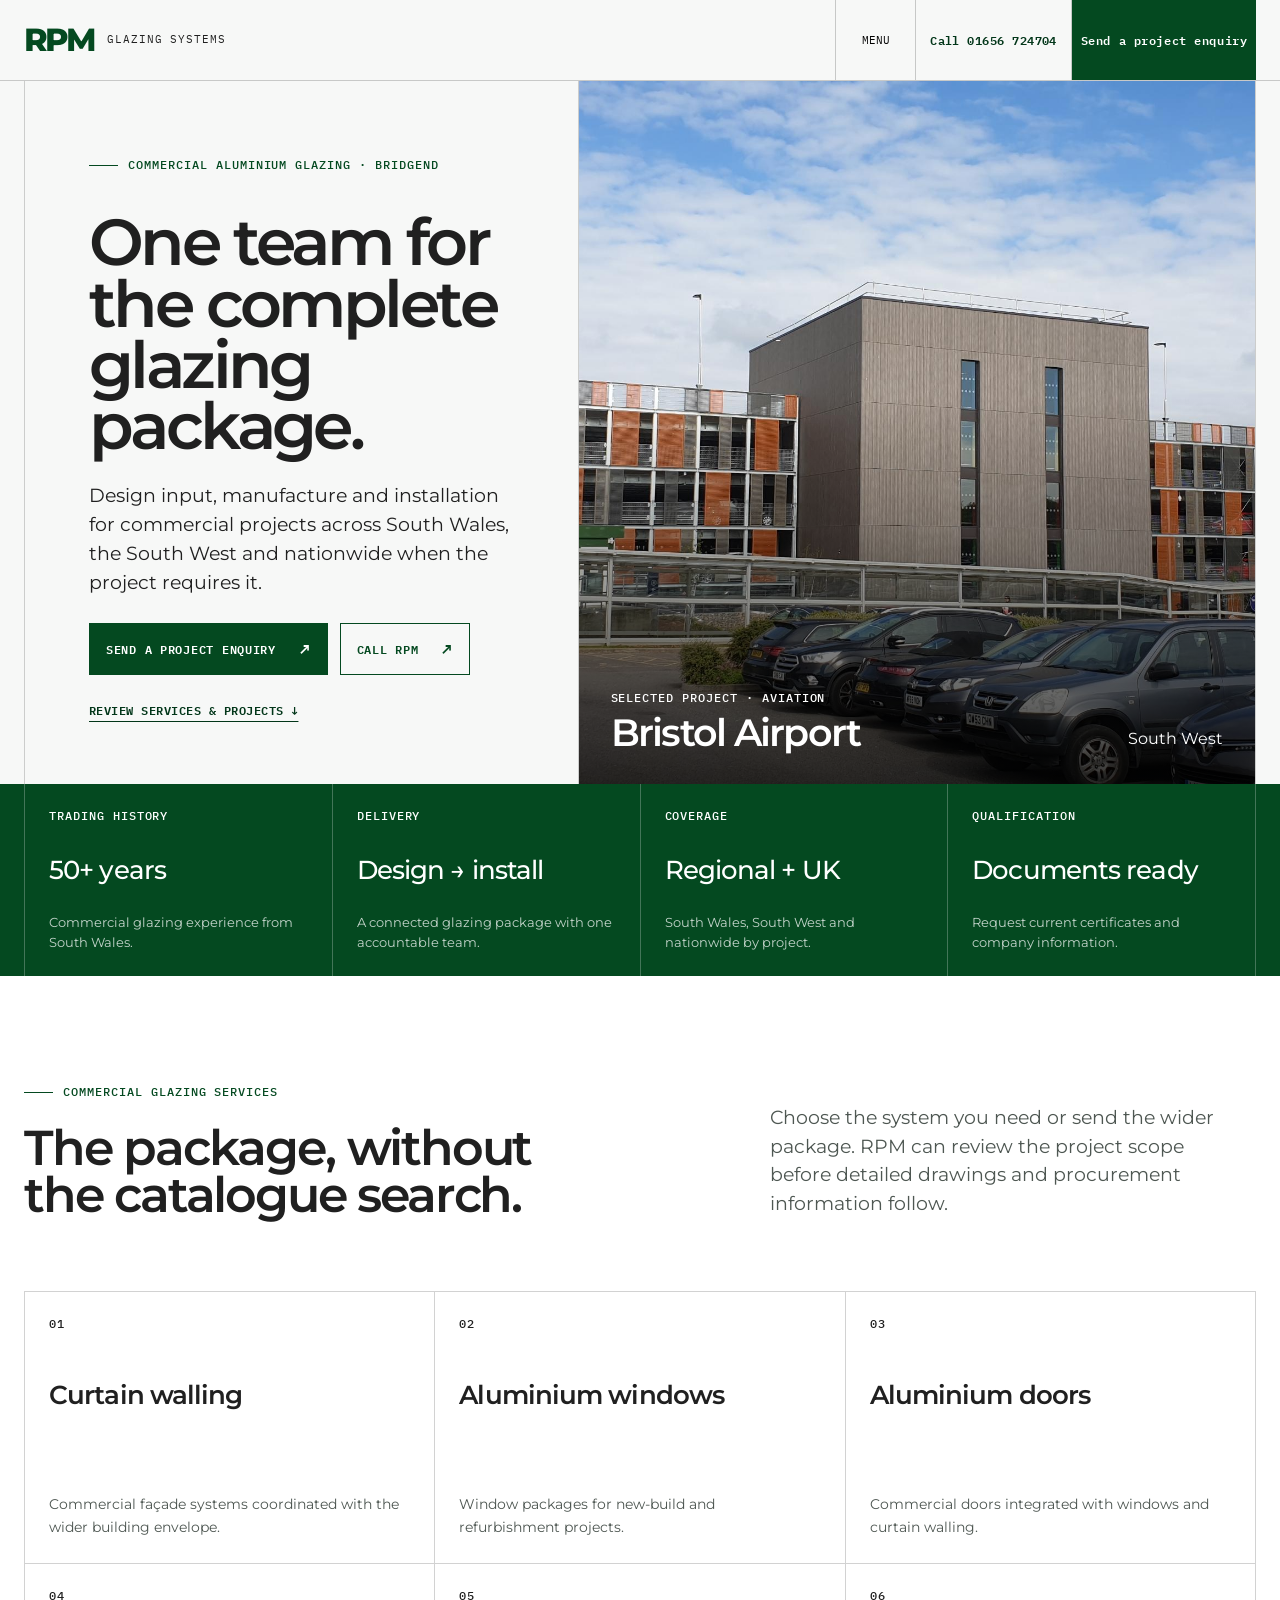
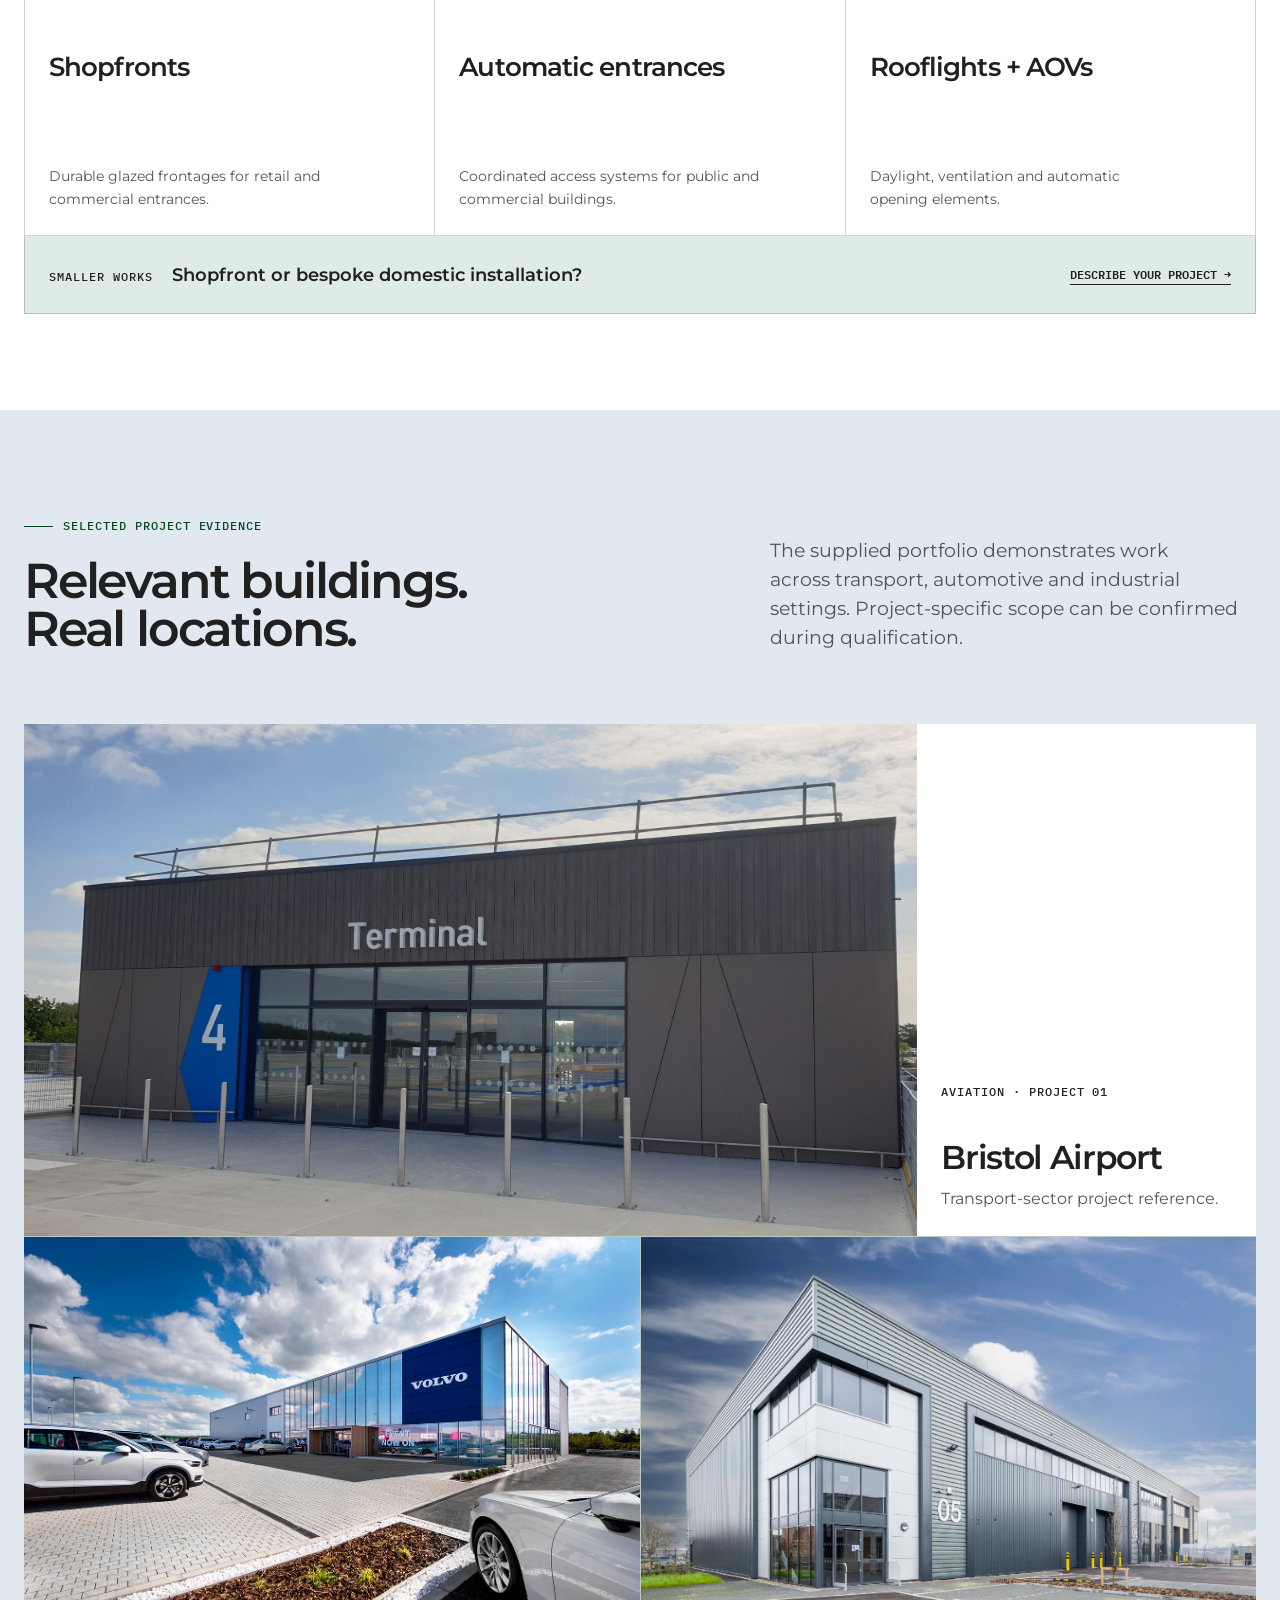
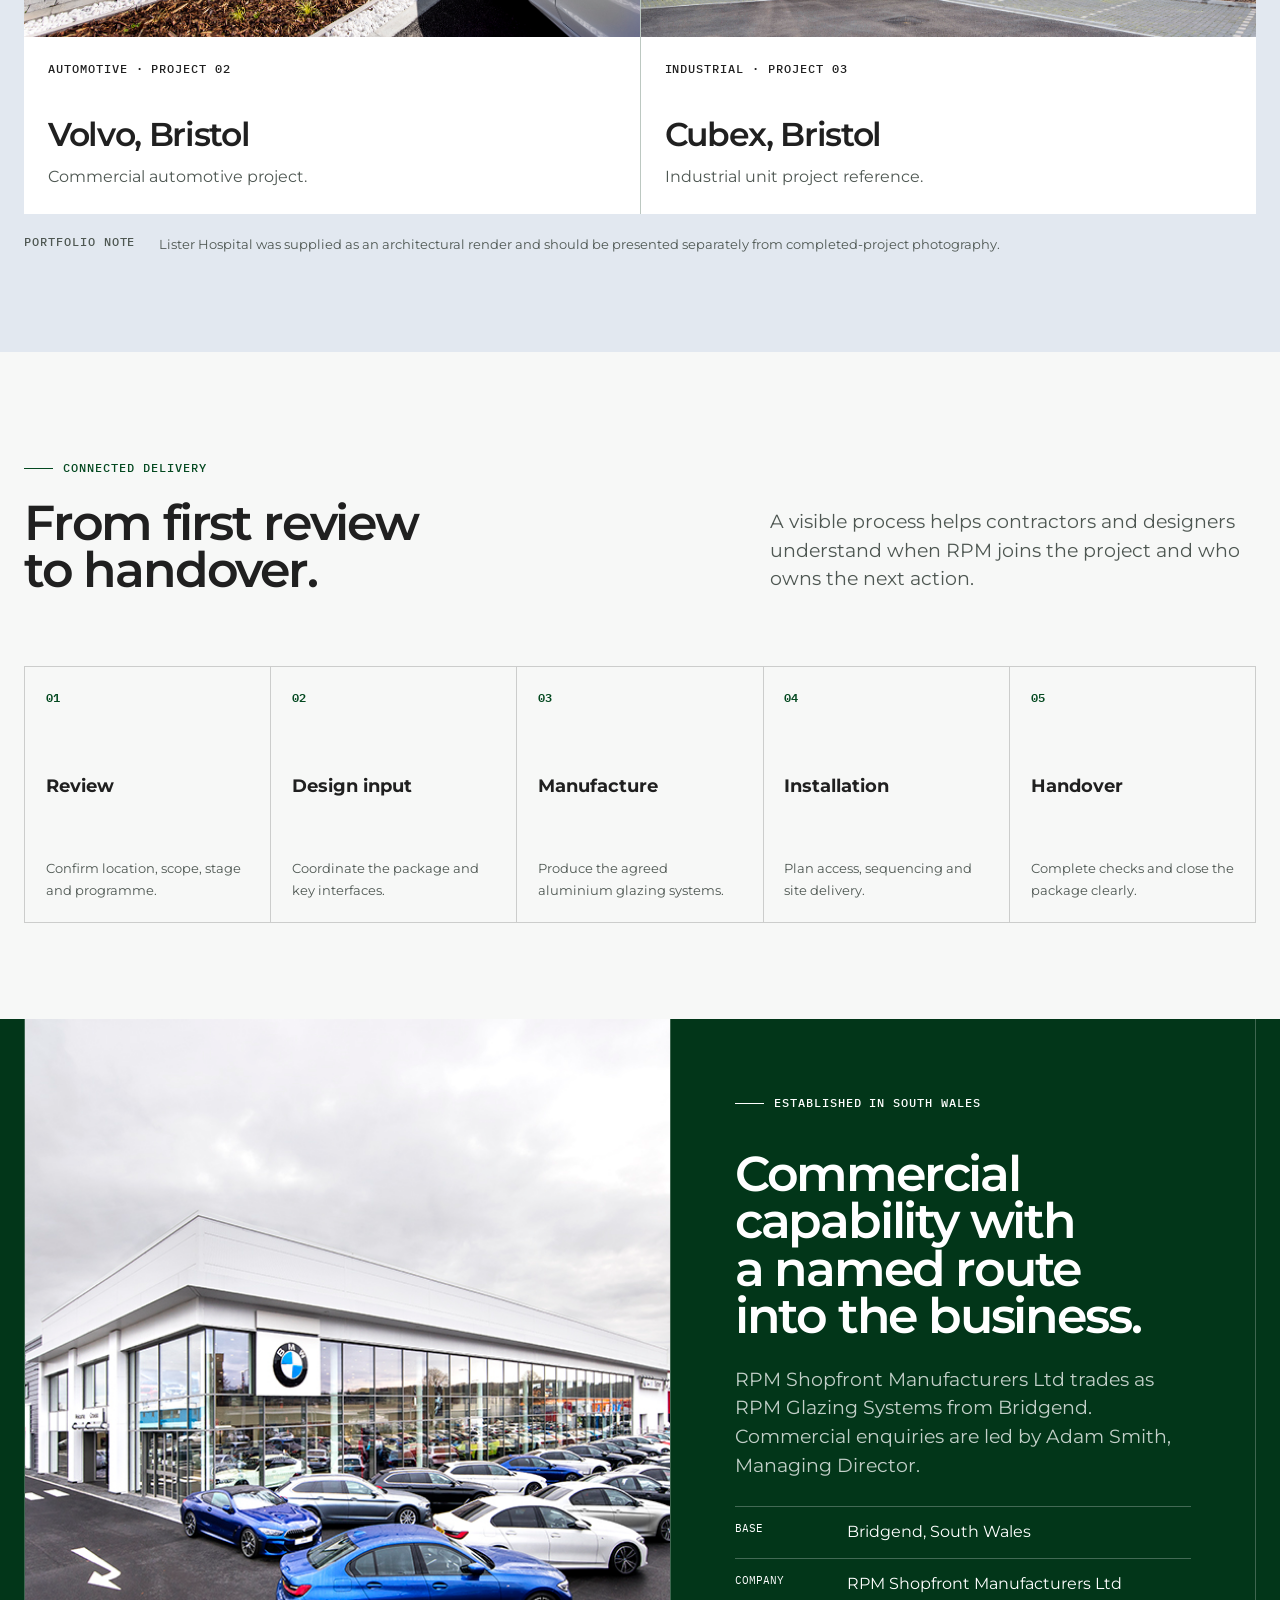
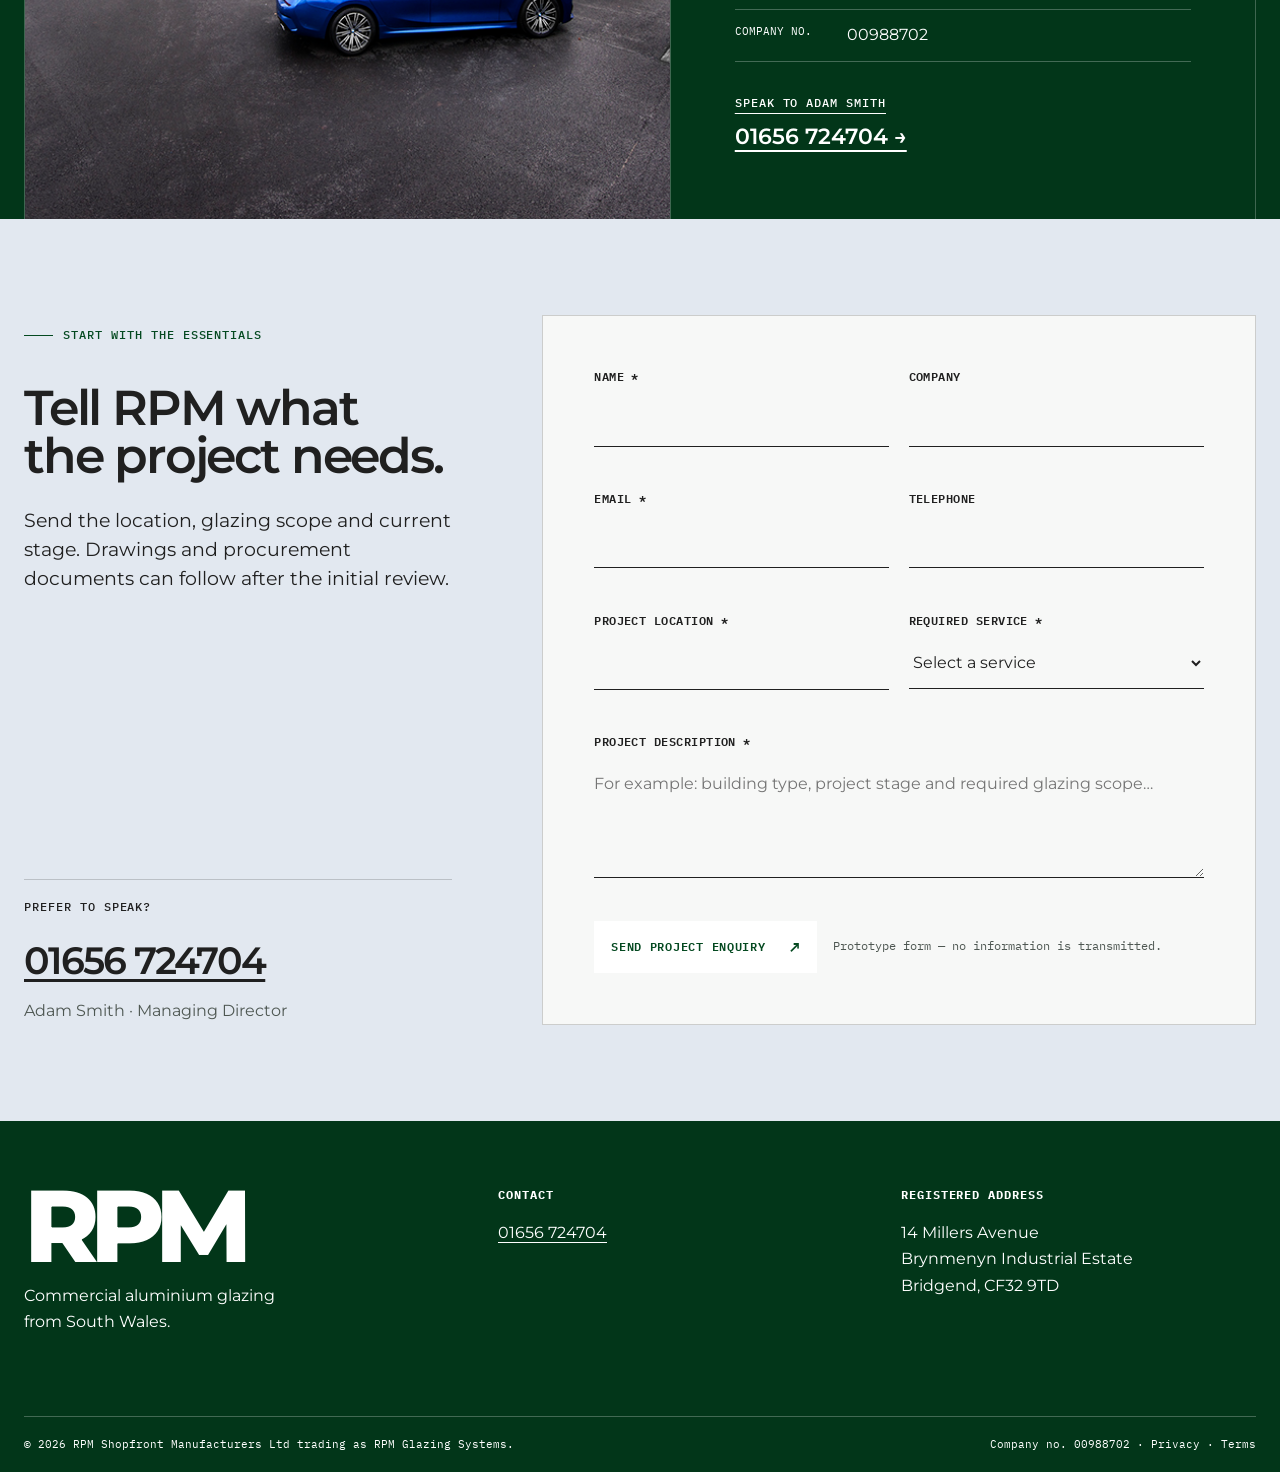
<file: concept-b.html>
<!doctype html>
<html lang="en">
<head>
  <meta charset="utf-8">
  <meta name="viewport" content="width=device-width, initial-scale=1">
  <meta name="theme-color" content="#044920">
  <meta name="description" content="RPM Glazing Systems commercial aluminium glazing capability homepage concept.">
  <title>RPM Glazing Systems — Proven Commercial Capability</title>
  <link rel="preconnect" href="https://fonts.googleapis.com">
  <link rel="preconnect" href="https://fonts.gstatic.com" crossorigin>
  <link href="https://fonts.googleapis.com/css2?family=IBM+Plex+Mono:wght@400;500;600&amp;family=Montserrat:wght@400;500;600;700;800&amp;display=swap" rel="stylesheet">
  <link rel="stylesheet" href="styles/shared.css">
  <link rel="stylesheet" href="styles/concept-b.css">
  <script src="scripts/main.js" defer></script>
</head>
<body class="concept-b">
  <a class="skip-link" href="#main">Skip to main content</a>

  <header class="site-header">
    <div class="shell header-grid">
      <a class="brand" href="index.html" aria-label="RPM Glazing Systems concepts home">
        <span class="brand-mark" aria-hidden="true">RPM</span>
        <span class="brand-name">Glazing Systems</span>
      </a>
      <button class="nav-toggle" type="button" aria-expanded="false" aria-controls="site-nav-b" data-nav-toggle>Menu</button>
      <nav class="site-nav" id="site-nav-b" aria-label="Primary navigation" data-nav data-open="false">
        <a href="#about">About</a>
        <a href="#services">Services</a>
        <a href="#projects">Projects</a>
        <a href="#assurance">Accreditations</a>
        <a href="#enquiry">Contact</a>
      </nav>
      <a class="header-phone" href="tel:+441656724704" aria-label="Call RPM on 01656 724704">Call 01656 724704</a>
      <a class="header-contact" href="#enquiry">Send a project enquiry</a>
    </div>
  </header>

  <div class="mobile-quick-actions" aria-label="Quick contact">
    <a href="tel:+441656724704">Call RPM</a>
    <a href="#enquiry">Project enquiry</a>
  </div>

  <main id="main">
    <section class="capability-hero" aria-labelledby="hero-b-title">
      <div class="shell capability-hero-grid">
        <div class="capability-hero-copy">
          <p class="eyebrow">Commercial aluminium glazing · Bridgend</p>
          <h1 class="display" id="hero-b-title">One team for the complete glazing package.</h1>
          <p class="lead">Design input, manufacture and installation for commercial projects across South Wales, the South West and nationwide when the project requires it.</p>
          <div class="hero-actions">
            <a class="button" href="#enquiry">Send a project enquiry</a>
            <a class="button button--ghost" href="tel:+441656724704">Call RPM</a>
          </div>
          <a class="hero-project-link" href="#services">Review services &amp; projects ↓</a>
        </div>
        <figure class="capability-hero-image">
          <img src="assets/projects/bristol-airport-building.jpeg" alt="Commercial building at Bristol Airport" width="2560" height="1280" fetchpriority="high">
          <figcaption><span class="mono">Selected project · Aviation</span><strong>Bristol Airport</strong><span>South West</span></figcaption>
        </figure>
      </div>
    </section>

    <section class="proof-rail" id="assurance" aria-label="RPM capability summary">
      <div class="shell proof-rail-grid">
        <article><span class="mono">Trading history</span><strong>50+ years</strong><p>Commercial glazing experience from South Wales.</p></article>
        <article><span class="mono">Delivery</span><strong>Design → install</strong><p>A connected glazing package with one accountable team.</p></article>
        <article><span class="mono">Coverage</span><strong>Regional + UK</strong><p>South Wales, South West and nationwide by project.</p></article>
        <article><span class="mono">Qualification</span><strong>Documents ready</strong><p>Request current certificates and company information.</p></article>
      </div>
    </section>

    <section class="service-overview" id="services" aria-labelledby="services-b-title">
      <div class="shell">
        <header class="manufacturer-heading">
          <div><p class="eyebrow">Commercial glazing services</p><h2 class="section-title" id="services-b-title">The package, without the catalogue search.</h2></div>
          <p class="lead">Choose the system you need or send the wider package. RPM can review the project scope before detailed drawings and procurement information follow.</p>
        </header>
        <div class="service-cards">
          <article><span class="service-code">01</span><h3>Curtain walling</h3><p>Commercial façade systems coordinated with the wider building envelope.</p></article>
          <article><span class="service-code">02</span><h3>Aluminium windows</h3><p>Window packages for new-build and refurbishment projects.</p></article>
          <article><span class="service-code">03</span><h3>Aluminium doors</h3><p>Commercial doors integrated with windows and curtain walling.</p></article>
          <article><span class="service-code">04</span><h3>Shopfronts</h3><p>Durable glazed frontages for retail and commercial entrances.</p></article>
          <article><span class="service-code">05</span><h3>Automatic entrances</h3><p>Coordinated access systems for public and commercial buildings.</p></article>
          <article><span class="service-code">06</span><h3>Rooflights + AOVs</h3><p>Daylight, ventilation and automatic opening elements.</p></article>
        </div>
        <div class="secondary-route"><span><small class="mono">Smaller works</small>Shopfront or bespoke domestic installation?</span><a href="#enquiry">Describe your project →</a></div>
      </div>
    </section>

    <section class="selected-projects" id="projects" aria-labelledby="projects-b-title">
      <div class="shell">
        <header class="manufacturer-heading projects-heading">
          <div><p class="eyebrow">Selected project evidence</p><h2 class="section-title" id="projects-b-title">Relevant buildings. Real locations.</h2></div>
          <p class="lead">The supplied portfolio demonstrates work across transport, automotive and industrial settings. Project-specific scope can be confirmed during qualification.</p>
        </header>
        <div class="project-showcase">
          <article class="showcase-card showcase-card--wide">
            <img src="assets/projects/bristol-airport-terminal.jpeg" alt="Terminal building at Bristol Airport" width="2633" height="1317" loading="lazy">
            <div><span class="mono">Aviation · Project 01</span><h3>Bristol Airport</h3><p>Transport-sector project reference.</p></div>
          </article>
          <article class="showcase-card">
            <img src="assets/projects/volvo-bristol.jpg" alt="Volvo dealership building in Bristol" width="1299" height="866" loading="lazy">
            <div><span class="mono">Automotive · Project 02</span><h3>Volvo, Bristol</h3><p>Commercial automotive project.</p></div>
          </article>
          <article class="showcase-card">
            <img src="assets/projects/cubex-bristol.jpg" alt="Modern industrial units at Cubex in Bristol" width="11656" height="7771" loading="lazy">
            <div><span class="mono">Industrial · Project 03</span><h3>Cubex, Bristol</h3><p>Industrial unit project reference.</p></div>
          </article>
        </div>
        <p class="render-note"><span class="mono">Portfolio note</span>Lister Hospital was supplied as an architectural render and should be presented separately from completed-project photography.</p>
      </div>
    </section>

    <section class="delivery-process" aria-labelledby="process-b-title">
      <div class="shell">
        <header class="manufacturer-heading">
          <div><p class="eyebrow">Connected delivery</p><h2 class="section-title" id="process-b-title">From first review to handover.</h2></div>
          <p class="lead">A visible process helps contractors and designers understand when RPM joins the project and who owns the next action.</p>
        </header>
        <ol class="process-steps">
          <li><span>01</span><strong>Review</strong><p>Confirm location, scope, stage and programme.</p></li>
          <li><span>02</span><strong>Design input</strong><p>Coordinate the package and key interfaces.</p></li>
          <li><span>03</span><strong>Manufacture</strong><p>Produce the agreed aluminium glazing systems.</p></li>
          <li><span>04</span><strong>Installation</strong><p>Plan access, sequencing and site delivery.</p></li>
          <li><span>05</span><strong>Handover</strong><p>Complete checks and close the package clearly.</p></li>
        </ol>
      </div>
    </section>

    <section class="company-band" id="about" aria-labelledby="about-b-title">
      <div class="shell company-band-grid">
        <figure><img src="assets/projects/bmw-cardiff.jpg" alt="BMW dealership building in Cardiff" width="1181" height="787" loading="lazy"></figure>
        <div class="company-band-copy">
          <p class="eyebrow">Established in South Wales</p>
          <h2 class="section-title" id="about-b-title">Commercial capability with a named route into the business.</h2>
          <p class="lead">RPM Shopfront Manufacturers Ltd trades as RPM Glazing Systems from Bridgend. Commercial enquiries are led by Adam Smith, Managing Director.</p>
          <dl>
            <div><dt>Base</dt><dd>Bridgend, South Wales</dd></div>
            <div><dt>Company</dt><dd>RPM Shopfront Manufacturers Ltd</dd></div>
            <div><dt>Company no.</dt><dd>00988702</dd></div>
          </dl>
          <a class="named-contact" href="tel:+441656724704"><span class="mono">Speak to Adam Smith</span><strong>01656 724704 →</strong></a>
        </div>
      </div>
    </section>

    <section class="enquiry-section-b" id="enquiry" aria-labelledby="enquiry-b-title">
      <div class="shell enquiry-grid-b">
        <div class="enquiry-intro-b">
          <p class="eyebrow">Start with the essentials</p>
          <h2 class="section-title" id="enquiry-b-title">Tell RPM what the project needs.</h2>
          <p class="lead">Send the location, glazing scope and current stage. Drawings and procurement documents can follow after the initial review.</p>
          <div class="direct-contact-b"><span class="mono">Prefer to speak?</span><a href="tel:+441656724704">01656 724704</a><p>Adam Smith · Managing Director</p></div>
        </div>
        <div class="form-panel-b">
          <form class="enquiry-form" data-prototype-form novalidate>
            <div class="field"><label for="b-name">Name *</label><input id="b-name" name="name" autocomplete="name" required><p class="field-error" data-error-for="b-name"></p></div>
            <div class="field"><label for="b-company">Company</label><input id="b-company" name="company" autocomplete="organization"><p class="field-error" data-error-for="b-company"></p></div>
            <div class="field"><label for="b-email">Email *</label><input id="b-email" name="email" type="email" autocomplete="email" spellcheck="false" required><p class="field-error" data-error-for="b-email"></p></div>
            <div class="field"><label for="b-phone">Telephone</label><input id="b-phone" name="phone" type="tel" autocomplete="tel"><p class="field-error" data-error-for="b-phone"></p></div>
            <div class="field"><label for="b-location">Project location *</label><input id="b-location" name="location" autocomplete="off" required><p class="field-error" data-error-for="b-location"></p></div>
            <div class="field"><label for="b-service">Required service *</label><select id="b-service" name="service" autocomplete="off" required><option value="">Select a service</option><option>Curtain walling</option><option>Aluminium windows</option><option>Shopfronts</option><option>Automatic entrances</option><option>Aluminium doors</option><option>Rooflights or AOVs</option><option>Multiple-service package</option><option>Not sure — need advice</option></select><p class="field-error" data-error-for="b-service"></p></div>
            <div class="field field--wide"><label for="b-message">Project description *</label><textarea id="b-message" name="message" required placeholder="For example: building type, project stage and required glazing scope…"></textarea><p class="field-error" data-error-for="b-message"></p></div>
            <div class="form-actions"><button class="button button--light" type="submit">Send project enquiry</button><p class="prototype-note">Prototype form — no information is transmitted.</p></div>
          </form>
          <div class="form-status" data-form-status tabindex="-1" role="status" aria-live="polite" hidden><strong>Prototype only — your enquiry has not been sent.</strong><p>This demonstrates the future form’s validation and success state.</p></div>
        </div>
      </div>
    </section>
  </main>

  <footer class="site-footer">
    <div class="shell footer-grid">
      <div><div class="footer-brand" aria-hidden="true">RPM</div><p>Commercial aluminium glazing<br>from South Wales.</p></div>
      <div class="footer-block"><h2>Contact</h2><p><a href="tel:+441656724704">01656 724704</a></p></div>
      <div class="footer-block"><h2>Registered address</h2><p>14 Millers Avenue<br>Brynmenyn Industrial Estate<br>Bridgend, CF32 9TD</p></div>
    </div>
    <div class="shell footer-legal"><span>© <span data-year></span> RPM Shopfront Manufacturers Ltd trading as RPM Glazing Systems.</span><span>Company no. 00988702 · Privacy · Terms</span></div>
  </footer>
</body>
</html>
</file>
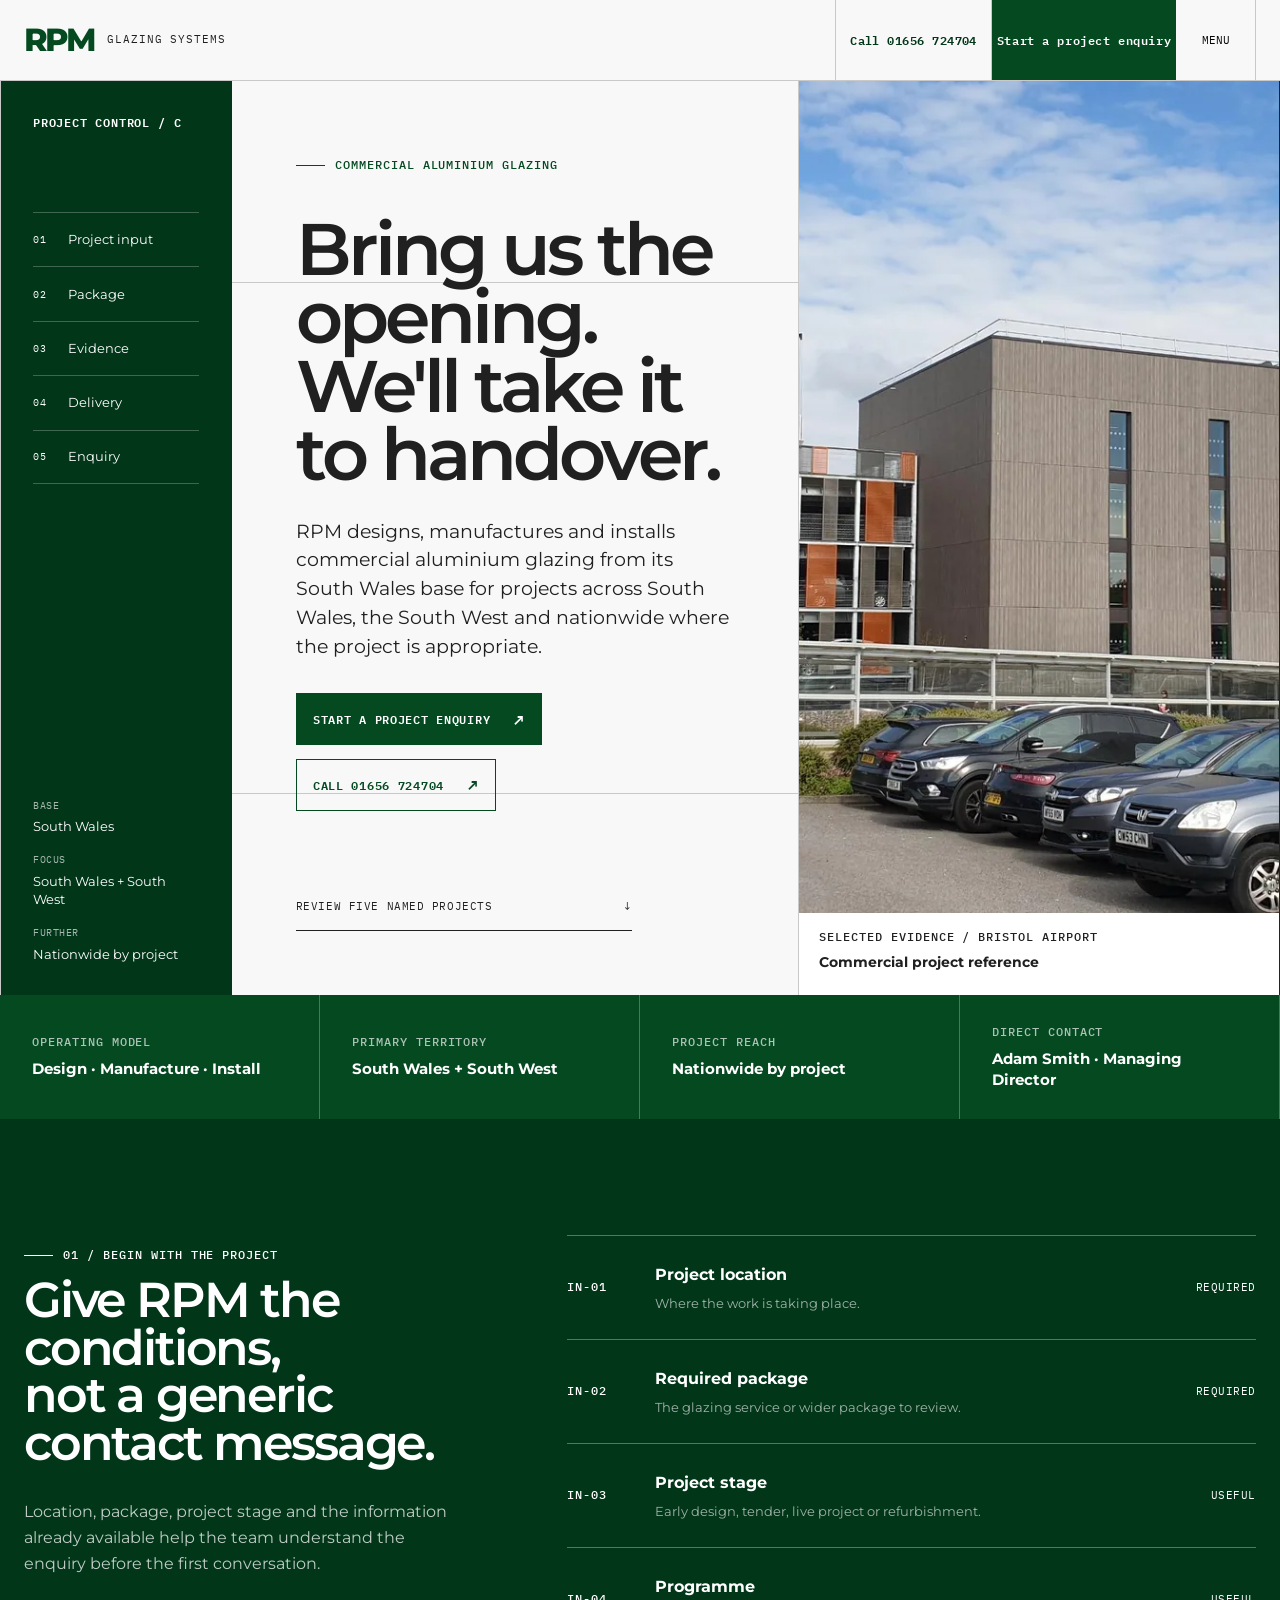
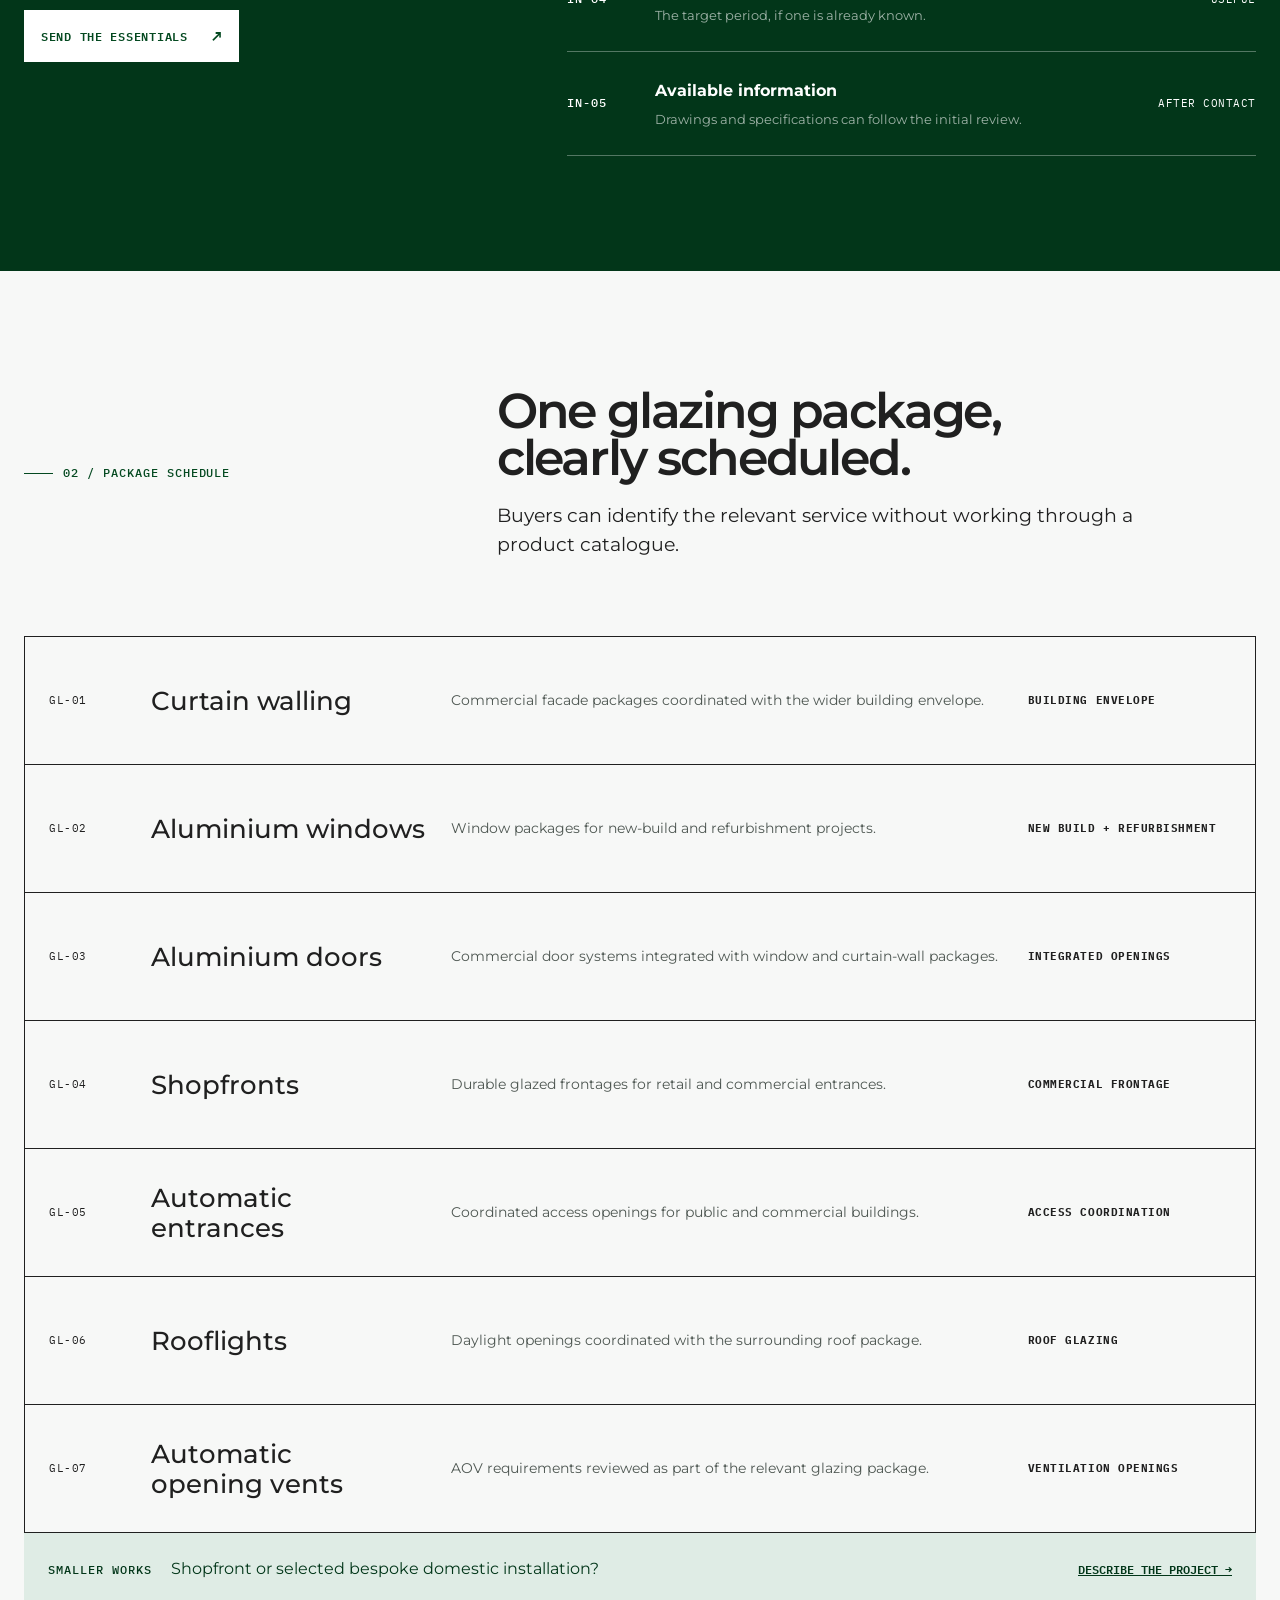
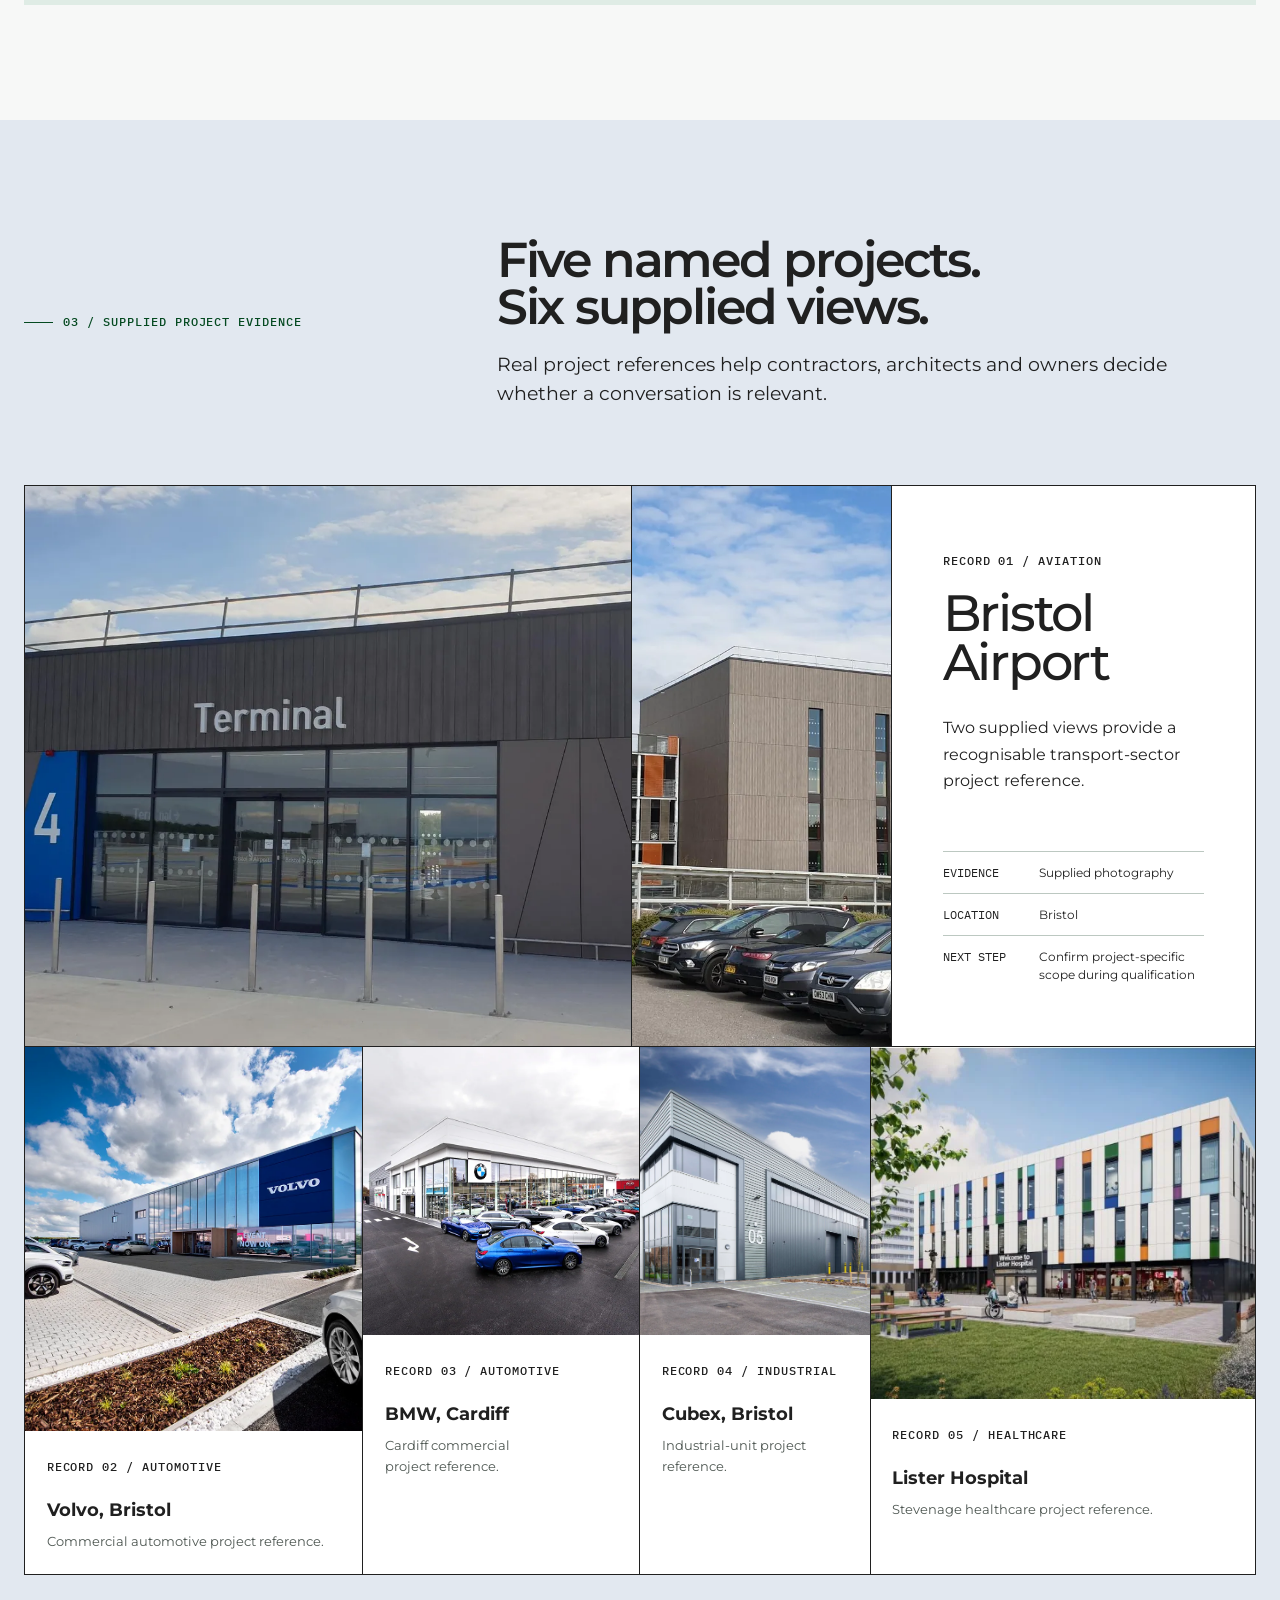
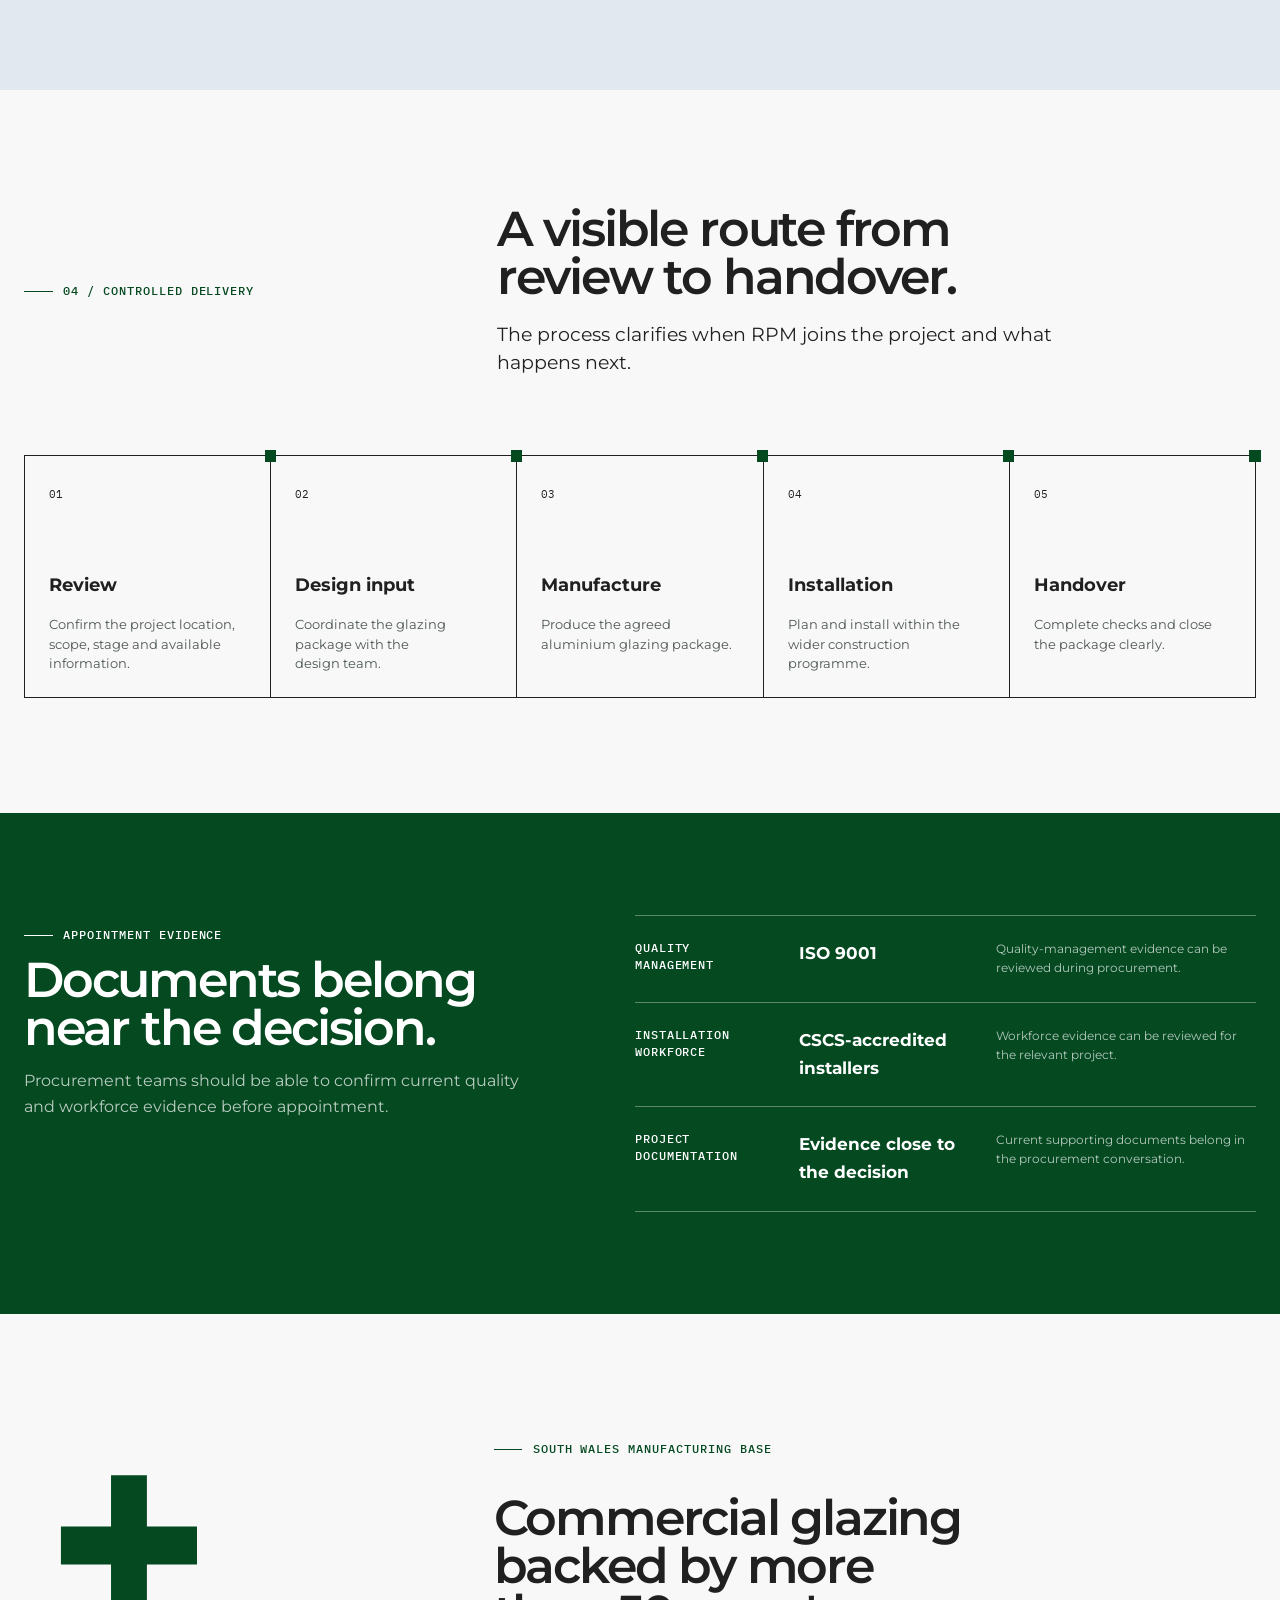
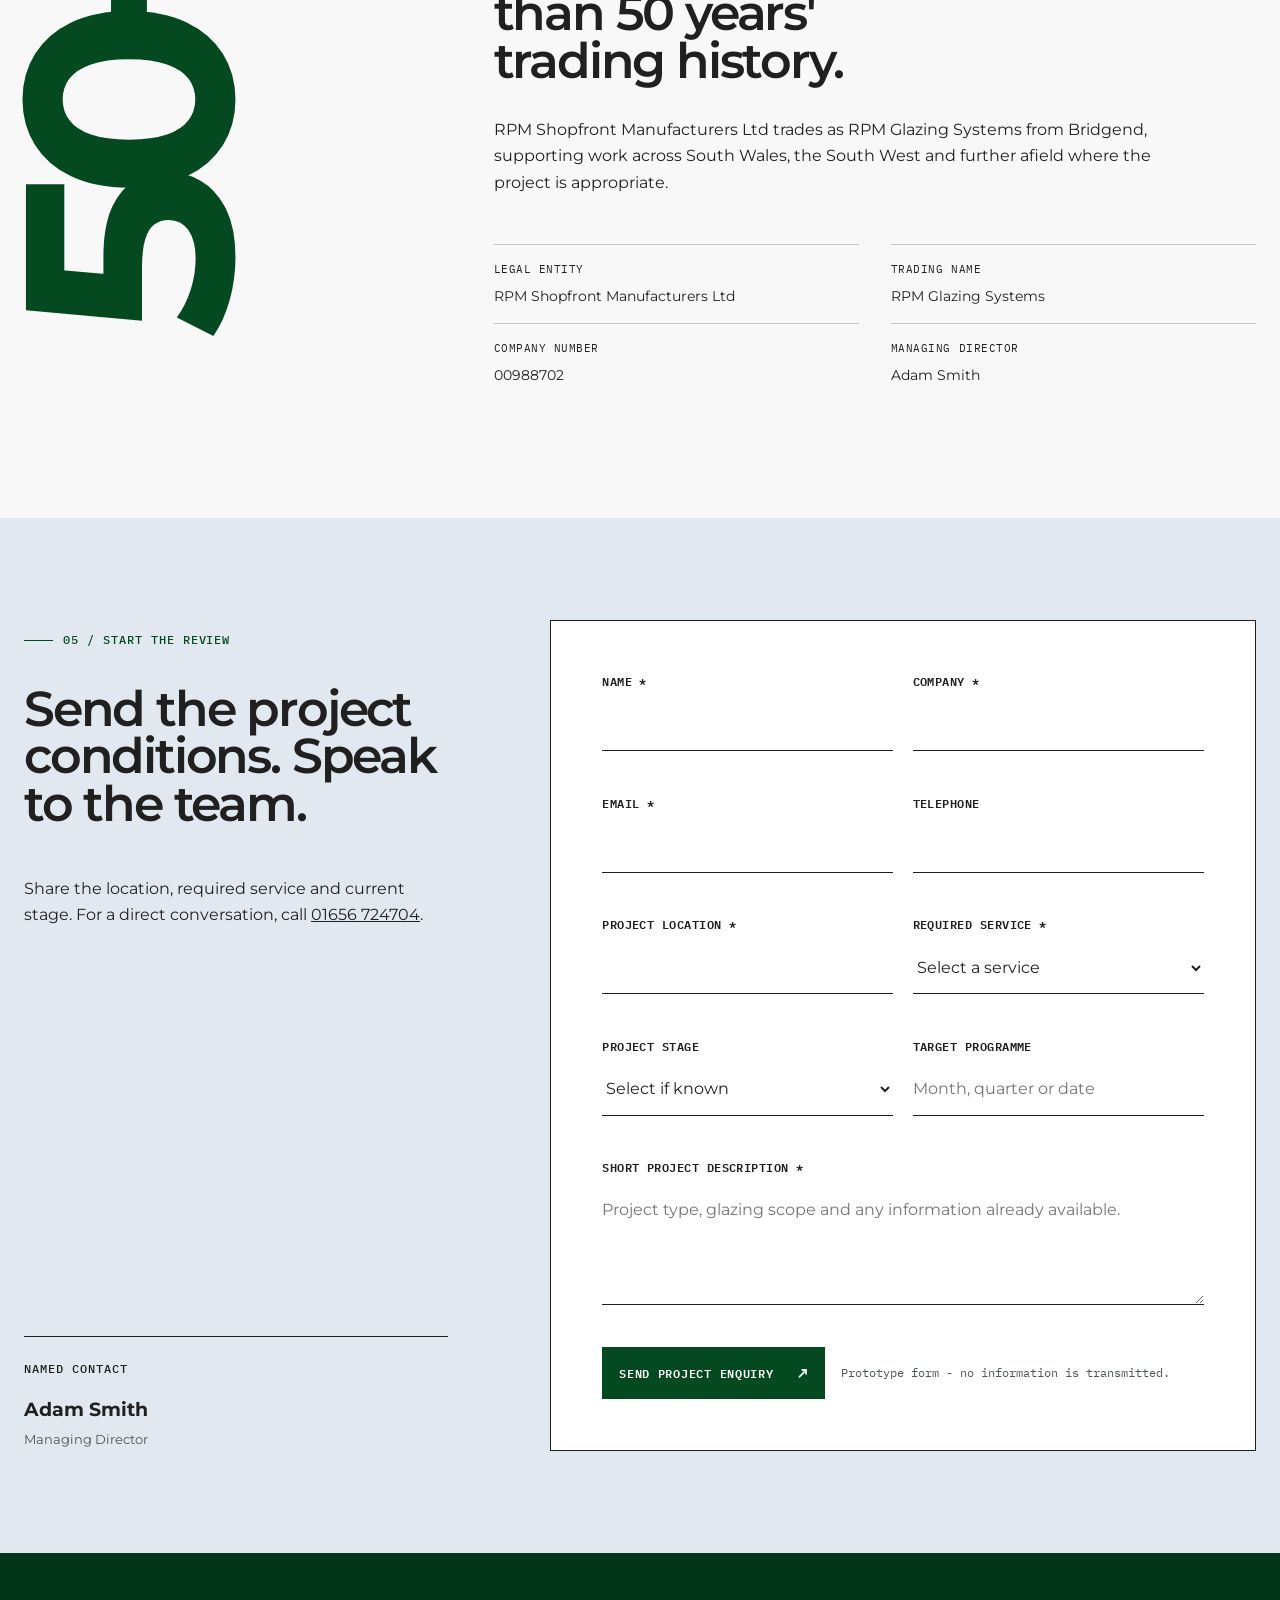
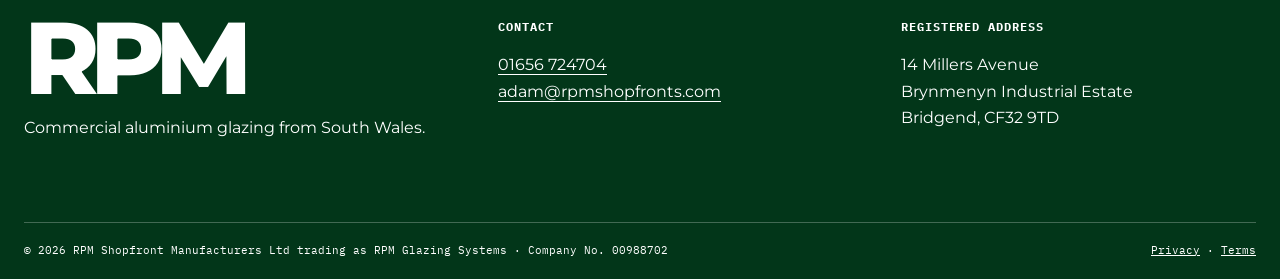
<file: concept-c.html>
<!doctype html>
<html lang="en">
<head>
  <meta charset="utf-8">
  <meta name="viewport" content="width=device-width, initial-scale=1">
  <meta name="description" content="RPM Glazing Systems designs, manufactures and installs commercial aluminium glazing from South Wales.">
  <title>RPM Glazing Systems - Project Control Room</title>
  <link rel="preconnect" href="https://fonts.googleapis.com">
  <link rel="preconnect" href="https://fonts.gstatic.com" crossorigin>
  <link href="https://fonts.googleapis.com/css2?family=IBM+Plex+Mono:wght@400;500;600&amp;family=Montserrat:wght@400;500;600;700;800&amp;display=swap" rel="stylesheet">
  <link rel="stylesheet" href="styles/shared.css">
  <link rel="stylesheet" href="styles/concept-c.css">
</head>
<body class="control-room">
  <a class="skip-link" href="#main">Skip to main content</a>

  <header class="site-header">
    <div class="shell header-grid">
      <a class="brand" href="index.html" aria-label="RPM Glazing Systems concept selector">
        <span class="brand-mark">RPM</span>
        <span class="brand-name">Glazing Systems</span>
      </a>
      <nav class="site-nav" id="primary-navigation" aria-label="Primary navigation" data-nav>
        <a href="#evidence">Projects</a>
        <a href="#capabilities">Capabilities</a>
        <a href="#delivery">Delivery</a>
        <a href="#company">About</a>
      </nav>
      <a class="header-phone" href="tel:01656724704">Call 01656 724704</a>
      <a class="header-contact" href="#enquiry">Start a project enquiry</a>
      <button class="nav-toggle" type="button" aria-expanded="false" aria-controls="primary-navigation" data-nav-toggle>Menu</button>
    </div>
    <div class="mobile-quick-actions" aria-label="Quick contact">
      <a href="tel:01656724704">Call RPM</a>
      <a href="#enquiry">Project enquiry</a>
    </div>
  </header>

  <main id="main">
    <section class="control-hero" aria-labelledby="control-title">
      <div class="control-hero__grid">
        <aside class="control-index" aria-label="Page index">
          <p class="control-index__title">Project control / C</p>
          <nav aria-label="Section index">
            <a href="#project-input"><span>01</span>Project input</a>
            <a href="#capabilities"><span>02</span>Package</a>
            <a href="#evidence"><span>03</span>Evidence</a>
            <a href="#delivery"><span>04</span>Delivery</a>
            <a href="#enquiry"><span>05</span>Enquiry</a>
          </nav>
          <dl class="control-index__facts">
            <div><dt>Base</dt><dd>South Wales</dd></div>
            <div><dt>Focus</dt><dd>South Wales + South West</dd></div>
            <div><dt>Further</dt><dd>Nationwide by project</dd></div>
          </dl>
        </aside>

        <div class="control-hero__statement">
          <p class="eyebrow">Commercial aluminium glazing</p>
          <h1 class="display" id="control-title">Bring us the opening. We'll take it to handover.</h1>
          <p class="lead">RPM designs, manufactures and installs commercial aluminium glazing from its South Wales base for projects across South Wales, the South West and nationwide where the project is appropriate.</p>
          <div class="control-hero__actions">
            <a class="button" href="#enquiry">Start a project enquiry</a>
            <a class="button button--ghost" href="tel:01656724704">Call 01656 724704</a>
          </div>
          <a class="review-link" href="#evidence">Review five named projects <span aria-hidden="true">↓</span></a>
        </div>

        <figure class="control-hero__media project-media">
          <span class="project-media__fallback" aria-hidden="true">Bristol Airport</span>
          <img src="assets/projects/web/bristol-airport-building.webp" alt="Multi-storey Bristol Airport building with aluminium facade elements" width="1800" height="875" fetchpriority="high">
          <figcaption>
            <span class="mono">Selected evidence / Bristol Airport</span>
            <strong>Commercial project reference</strong>
          </figcaption>
        </figure>
      </div>
      <div class="control-strip" aria-label="Core capability summary">
        <div><span class="mono">Operating model</span><strong>Design · Manufacture · Install</strong></div>
        <div><span class="mono">Primary territory</span><strong>South Wales + South West</strong></div>
        <div><span class="mono">Project reach</span><strong>Nationwide by project</strong></div>
        <div><span class="mono">Direct contact</span><strong>Adam Smith · Managing Director</strong></div>
      </div>
    </section>

    <section class="project-input" id="project-input" aria-labelledby="project-input-title">
      <div class="shell project-input__grid">
        <div class="project-input__intro">
          <p class="eyebrow">01 / Begin with the project</p>
          <h2 class="section-title" id="project-input-title">Give RPM the conditions, not a generic contact message.</h2>
          <p>Location, package, project stage and the information already available help the team understand the enquiry before the first conversation.</p>
          <a class="button button--light" href="#enquiry">Send the essentials</a>
        </div>
        <div class="input-register" role="list" aria-label="Useful project information">
          <div role="listitem"><span class="service-code">IN-01</span><p><strong>Project location</strong><small>Where the work is taking place.</small></p><span class="input-register__state">Required</span></div>
          <div role="listitem"><span class="service-code">IN-02</span><p><strong>Required package</strong><small>The glazing service or wider package to review.</small></p><span class="input-register__state">Required</span></div>
          <div role="listitem"><span class="service-code">IN-03</span><p><strong>Project stage</strong><small>Early design, tender, live project or refurbishment.</small></p><span class="input-register__state">Useful</span></div>
          <div role="listitem"><span class="service-code">IN-04</span><p><strong>Programme</strong><small>The target period, if one is already known.</small></p><span class="input-register__state">Useful</span></div>
          <div role="listitem"><span class="service-code">IN-05</span><p><strong>Available information</strong><small>Drawings and specifications can follow the initial review.</small></p><span class="input-register__state">After contact</span></div>
        </div>
      </div>
    </section>

    <section class="capability-control" id="capabilities" aria-labelledby="capabilities-title">
      <div class="shell">
        <div class="control-section-head">
          <p class="eyebrow">02 / Package schedule</p>
          <div>
            <h2 class="section-title" id="capabilities-title">One glazing package, clearly scheduled.</h2>
            <p class="lead">Buyers can identify the relevant service without working through a product catalogue.</p>
          </div>
        </div>
        <div class="capability-schedule" role="list" aria-label="RPM glazing capabilities">
          <div role="listitem"><span>GL-01</span><h3>Curtain walling</h3><p>Commercial facade packages coordinated with the wider building envelope.</p><strong>Building envelope</strong></div>
          <div role="listitem"><span>GL-02</span><h3>Aluminium windows</h3><p>Window packages for new-build and refurbishment projects.</p><strong>New build + refurbishment</strong></div>
          <div role="listitem"><span>GL-03</span><h3>Aluminium doors</h3><p>Commercial door systems integrated with window and curtain-wall packages.</p><strong>Integrated openings</strong></div>
          <div role="listitem"><span>GL-04</span><h3>Shopfronts</h3><p>Durable glazed frontages for retail and commercial entrances.</p><strong>Commercial frontage</strong></div>
          <div role="listitem"><span>GL-05</span><h3>Automatic entrances</h3><p>Coordinated access openings for public and commercial buildings.</p><strong>Access coordination</strong></div>
          <div role="listitem"><span>GL-06</span><h3>Rooflights</h3><p>Daylight openings coordinated with the surrounding roof package.</p><strong>Roof glazing</strong></div>
          <div role="listitem"><span>GL-07</span><h3>Automatic opening vents</h3><p>AOV requirements reviewed as part of the relevant glazing package.</p><strong>Ventilation openings</strong></div>
        </div>
        <div class="capability-action">
          <p><span class="mono">Smaller works</span> Shopfront or selected bespoke domestic installation?</p>
          <a href="#enquiry">Describe the project →</a>
        </div>
      </div>
    </section>

    <section class="evidence-ledger" id="evidence" aria-labelledby="evidence-title">
      <div class="shell">
        <div class="control-section-head control-section-head--light">
          <p class="eyebrow">03 / Supplied project evidence</p>
          <div>
            <h2 class="section-title" id="evidence-title">Five named projects. Six supplied views.</h2>
            <p class="lead">Real project references help contractors, architects and owners decide whether a conversation is relevant.</p>
          </div>
        </div>

        <article class="evidence-feature">
          <div class="evidence-feature__images">
            <figure class="project-media project-media--terminal">
              <span class="project-media__fallback" aria-hidden="true">Bristol Airport</span>
              <img src="assets/projects/web/bristol-airport-terminal.webp" alt="Glazed entrance to Terminal 4 at Bristol Airport" width="1800" height="875" loading="lazy">
            </figure>
            <figure class="project-media project-media--building">
              <span class="project-media__fallback" aria-hidden="true">Bristol Airport</span>
              <img src="assets/projects/web/bristol-airport-building.webp" alt="Bristol Airport building with aluminium facade elements" width="1800" height="875" loading="lazy">
            </figure>
          </div>
          <div class="evidence-feature__record">
            <span class="mono">Record 01 / Aviation</span>
            <h3>Bristol Airport</h3>
            <p>Two supplied views provide a recognisable transport-sector project reference.</p>
            <dl><div><dt>Evidence</dt><dd>Supplied photography</dd></div><div><dt>Location</dt><dd>Bristol</dd></div><div><dt>Next step</dt><dd>Confirm project-specific scope during qualification</dd></div></dl>
          </div>
        </article>

        <div class="evidence-register">
          <article class="evidence-record evidence-record--volvo">
            <figure class="project-media"><span class="project-media__fallback" aria-hidden="true">Volvo, Bristol</span><img src="assets/projects/web/volvo-bristol.webp" alt="Volvo dealership in Bristol with a full-height commercial glazed facade" width="1299" height="867" loading="lazy"></figure>
            <div><span class="mono">Record 02 / Automotive</span><h3>Volvo, Bristol</h3><p>Commercial automotive project reference.</p></div>
          </article>
          <article class="evidence-record evidence-record--bmw">
            <figure class="project-media"><span class="project-media__fallback" aria-hidden="true">BMW, Cardiff</span><img src="assets/projects/web/bmw-cardiff.webp" alt="BMW dealership in Cardiff with an aluminium-framed glazed frontage" width="1181" height="788" loading="lazy"></figure>
            <div><span class="mono">Record 03 / Automotive</span><h3>BMW, Cardiff</h3><p>Cardiff commercial project reference.</p></div>
          </article>
          <article class="evidence-record evidence-record--cubex">
            <figure class="project-media"><span class="project-media__fallback" aria-hidden="true">Cubex, Bristol</span><img src="assets/projects/web/cubex-bristol.webp" alt="Modern industrial units at Cubex Bristol with aluminium windows and entrances" width="1800" height="1350" loading="lazy"></figure>
            <div><span class="mono">Record 04 / Industrial</span><h3>Cubex, Bristol</h3><p>Industrial-unit project reference.</p></div>
          </article>
          <article class="evidence-record evidence-record--lister">
            <figure class="project-media"><span class="project-media__fallback" aria-hidden="true">Lister Hospital</span><img src="assets/projects/web/lister-hospital.webp" alt="Architectural rendering of the Lister Hospital entrance building in Stevenage" width="715" height="472" loading="lazy"></figure>
            <div><span class="mono">Record 05 / Healthcare</span><h3>Lister Hospital</h3><p>Stevenage healthcare project reference.</p></div>
          </article>
        </div>
      </div>
    </section>

    <section class="delivery-control" id="delivery" aria-labelledby="delivery-title">
      <div class="shell">
        <div class="control-section-head">
          <p class="eyebrow">04 / Controlled delivery</p>
          <div><h2 class="section-title" id="delivery-title">A visible route from review to handover.</h2><p class="lead">The process clarifies when RPM joins the project and what happens next.</p></div>
        </div>
        <ol class="delivery-sequence">
          <li><span>01</span><h3>Review</h3><p>Confirm the project location, scope, stage and available information.</p></li>
          <li><span>02</span><h3>Design input</h3><p>Coordinate the glazing package with the design team.</p></li>
          <li><span>03</span><h3>Manufacture</h3><p>Produce the agreed aluminium glazing package.</p></li>
          <li><span>04</span><h3>Installation</h3><p>Plan and install within the wider construction programme.</p></li>
          <li><span>05</span><h3>Handover</h3><p>Complete checks and close the package clearly.</p></li>
        </ol>
      </div>
    </section>

    <section class="assurance-control" aria-labelledby="assurance-title">
      <div class="shell assurance-control__grid">
        <div>
          <p class="eyebrow">Appointment evidence</p>
          <h2 class="section-title" id="assurance-title">Documents belong near the decision.</h2>
          <p>Procurement teams should be able to confirm current quality and workforce evidence before appointment.</p>
        </div>
        <div class="assurance-list">
          <!-- Current rpmglazing.com claim; confirm before production publication. -->
          <div><span class="mono">Quality management</span><strong>ISO 9001</strong><p>Quality-management evidence can be reviewed during procurement.</p></div>
          <!-- Current rpmglazing.com claim; confirm before production publication. -->
          <div><span class="mono">Installation workforce</span><strong>CSCS-accredited installers</strong><p>Workforce evidence can be reviewed for the relevant project.</p></div>
          <div><span class="mono">Project documentation</span><strong>Evidence close to the decision</strong><p>Current supporting documents belong in the procurement conversation.</p></div>
        </div>
      </div>
    </section>

    <section class="company-control" id="company" aria-labelledby="company-title">
      <div class="shell company-control__grid">
        <div class="company-number" aria-hidden="true">50+</div>
        <div>
          <p class="eyebrow">South Wales manufacturing base</p>
          <!-- Current rpmglazing.com trading-history claim; confirm before production publication. -->
          <h2 class="section-title" id="company-title">Commercial glazing backed by more than 50 years' trading history.</h2>
          <p>RPM Shopfront Manufacturers Ltd trades as RPM Glazing Systems from Bridgend, supporting work across South Wales, the South West and further afield where the project is appropriate.</p>
          <dl class="company-facts">
            <div><dt>Legal entity</dt><dd>RPM Shopfront Manufacturers Ltd</dd></div>
            <div><dt>Trading name</dt><dd>RPM Glazing Systems</dd></div>
            <div><dt>Company number</dt><dd>00988702</dd></div>
            <div><dt>Managing Director</dt><dd>Adam Smith</dd></div>
          </dl>
        </div>
      </div>
    </section>

    <section class="enquiry-control" id="enquiry" aria-labelledby="enquiry-title">
      <div class="shell enquiry-control__grid">
        <div class="enquiry-control__intro">
          <p class="eyebrow">05 / Start the review</p>
          <h2 class="section-title" id="enquiry-title">Send the project conditions. Speak to the team.</h2>
          <p>Share the location, required service and current stage. For a direct conversation, call <a href="tel:01656724704">01656 724704</a>.</p>
          <div class="named-contact"><span class="mono">Named contact</span><strong>Adam Smith</strong><small>Managing Director</small></div>
        </div>
        <div class="enquiry-control__form">
          <form class="enquiry-form" data-prototype-form novalidate>
            <div class="field"><label for="c-name">Name *</label><input id="c-name" name="name" autocomplete="name" required><p class="field-error" data-error-for="c-name"></p></div>
            <div class="field"><label for="c-company">Company *</label><input id="c-company" name="company" autocomplete="organization" required><p class="field-error" data-error-for="c-company"></p></div>
            <div class="field"><label for="c-email">Email *</label><input id="c-email" name="email" type="email" autocomplete="email" required><p class="field-error" data-error-for="c-email"></p></div>
            <div class="field"><label for="c-phone">Telephone</label><input id="c-phone" name="telephone" type="tel" autocomplete="tel"><p class="field-error" data-error-for="c-phone"></p></div>
            <div class="field"><label for="c-location">Project location *</label><input id="c-location" name="location" required><p class="field-error" data-error-for="c-location"></p></div>
            <div class="field"><label for="c-service">Required service *</label><select id="c-service" name="service" required><option value="">Select a service</option><option>Curtain walling</option><option>Aluminium windows</option><option>Aluminium doors</option><option>Shopfronts</option><option>Automatic entrances</option><option>Rooflights</option><option>Automatic opening vents</option><option>Wider glazing package</option></select><p class="field-error" data-error-for="c-service"></p></div>
            <div class="field"><label for="c-stage">Project stage</label><select id="c-stage" name="stage"><option value="">Select if known</option><option>Early design</option><option>Tender</option><option>Live project</option><option>Refurbishment planning</option></select><p class="field-error" data-error-for="c-stage"></p></div>
            <div class="field"><label for="c-programme">Target programme</label><input id="c-programme" name="programme" placeholder="Month, quarter or date"><p class="field-error" data-error-for="c-programme"></p></div>
            <div class="field field--wide"><label for="c-description">Short project description *</label><textarea id="c-description" name="description" required placeholder="Project type, glazing scope and any information already available."></textarea><p class="field-error" data-error-for="c-description"></p></div>
            <div class="form-actions"><button class="button" type="submit">Send project enquiry</button><p class="prototype-note">Prototype form - no information is transmitted.</p></div>
          </form>
          <div class="form-status" role="status" aria-live="polite" tabindex="-1" data-form-status hidden>
            <strong>Prototype only - your enquiry has not been sent.</strong>
            <p>In production, this area will confirm the agreed contact and data-handling process.</p>
          </div>
        </div>
      </div>
    </section>
  </main>

  <footer class="site-footer">
    <div class="shell footer-grid">
      <div><div class="footer-brand">RPM</div><p>Commercial aluminium glazing from South Wales.</p></div>
      <div class="footer-block"><h2>Contact</h2><p><a href="tel:01656724704">01656 724704</a><br><a href="mailto:adam@rpmshopfronts.com">adam@rpmshopfronts.com</a></p></div>
      <div class="footer-block"><h2>Registered address</h2><p>14 Millers Avenue<br>Brynmenyn Industrial Estate<br>Bridgend, CF32 9TD</p></div>
    </div>
    <div class="shell footer-legal"><span>© <span data-year>2026</span> RPM Shopfront Manufacturers Ltd trading as RPM Glazing Systems · Company No. 00988702</span><span><a href="#">Privacy</a> · <a href="#">Terms</a></span></div>
  </footer>

  <script src="scripts/main.js"></script>
</body>
</html>
</file>
<file: styles/shared.css>
@import url("./tokens.css");

*,
*::before,
*::after {
  box-sizing: border-box;
}

html {
  background: var(--paper);
  overflow-x: hidden;
}

body {
  margin: 0;
  color: var(--ink);
  background: var(--paper);
  font-family: var(--font-sans);
  font-size: 1rem;
  line-height: 1.65;
  text-rendering: optimizeLegibility;
  -webkit-font-smoothing: antialiased;
}

img {
  display: block;
  width: 100%;
  height: auto;
}

a {
  color: inherit;
}

button,
input,
select,
textarea {
  font: inherit;
}

button,
a {
  -webkit-tap-highlight-color: transparent;
  touch-action: manipulation;
}

h1,
h2,
h3 {
  text-wrap: balance;
}

p {
  text-wrap: pretty;
}

section[id] {
  scroll-margin-top: 1.5rem;
}

:focus-visible {
  outline: 2px solid var(--rpm-green);
  outline-offset: 4px;
  box-shadow: var(--shadow-focus);
}

.skip-link {
  position: fixed;
  z-index: 1000;
  top: 0;
  left: 1rem;
  padding: 0.75rem 1rem;
  color: var(--white);
  background: var(--rpm-green);
  transform: translateY(-120%);
}

.skip-link:focus {
  transform: translateY(0);
}

.shell {
  width: var(--page);
  margin-inline: auto;
}

.mono,
.eyebrow,
.annotation,
.project-index,
.service-code {
  font-family: var(--font-mono);
  font-size: 0.75rem;
  font-weight: 500;
  line-height: 1.4;
  letter-spacing: 0.08em;
  text-transform: uppercase;
}

.eyebrow {
  display: inline-flex;
  align-items: center;
  gap: 0.65rem;
  color: var(--rpm-green);
}

.eyebrow::before {
  width: 1.8rem;
  height: 1px;
  background: currentColor;
  content: "";
}

.display {
  margin: 0;
  font-size: clamp(3rem, 6vw, 5.25rem);
  font-weight: 600;
  line-height: 0.94;
  letter-spacing: -0.055em;
}

.section-title {
  margin: 0;
  max-width: 18ch;
  font-size: clamp(2.1rem, 3.8vw, 3.75rem);
  font-weight: 600;
  line-height: 0.98;
  letter-spacing: -0.045em;
}

.lead {
  margin: 0;
  max-width: 42rem;
  font-size: clamp(1.05rem, 1.45vw, 1.28rem);
  line-height: 1.55;
}

.button {
  display: inline-flex;
  min-height: 3.25rem;
  align-items: center;
  justify-content: space-between;
  gap: 1.5rem;
  padding: 0.85rem 1rem;
  border: 1px solid var(--rpm-green);
  color: var(--white);
  background: var(--rpm-green);
  font-family: var(--font-mono);
  font-size: 0.75rem;
  font-weight: 600;
  letter-spacing: 0.06em;
  line-height: 1.2;
  text-decoration: none;
  text-transform: uppercase;
  cursor: pointer;
}

.button::after {
  font-size: 1rem;
  content: "↗";
}

.button:hover {
  border-color: var(--rpm-green-deep);
  background: var(--rpm-green-deep);
}

.button--ghost {
  color: var(--rpm-green);
  background: transparent;
}

.button--ghost:hover {
  color: var(--white);
}

.button--light {
  border-color: var(--white);
  color: var(--rpm-green);
  background: var(--white);
}

.button--light:hover {
  border-color: var(--mist);
  color: var(--rpm-green-deep);
  background: var(--mist);
}

.site-header {
  position: relative;
  z-index: 20;
  border-bottom: 1px solid var(--line-dark);
  background: rgba(247, 248, 247, 0.96);
}

.header-grid {
  display: grid;
  min-height: 5rem;
  grid-template-columns: minmax(13rem, 1fr) auto auto auto;
  align-items: stretch;
}

.brand {
  display: flex;
  align-items: center;
  gap: 0.8rem;
  border-right: 1px solid var(--line-dark);
  text-decoration: none;
}

.brand-mark {
  color: var(--rpm-green);
  font-size: 2rem;
  font-weight: 800;
  letter-spacing: -0.09em;
  line-height: 1;
}

.brand-name {
  max-width: 8rem;
  font-family: var(--font-mono);
  font-size: 0.7rem;
  letter-spacing: 0.08em;
  line-height: 1.2;
  text-transform: uppercase;
}

.nav-toggle {
  display: none;
}

.site-nav {
  display: flex;
  align-items: stretch;
  justify-content: flex-end;
}

.site-nav a {
  display: flex;
  min-width: 6.4rem;
  align-items: center;
  justify-content: center;
  border-right: 1px solid var(--line-dark);
  font-family: var(--font-mono);
  font-size: 0.74rem;
  letter-spacing: 0.06em;
  text-decoration: none;
  text-transform: uppercase;
}

.header-phone {
  display: flex;
  min-width: 9.75rem;
  align-items: center;
  justify-content: center;
  border-right: 1px solid var(--line-dark);
  color: var(--rpm-green-deep);
  font-family: var(--font-mono);
  font-size: 0.72rem;
  font-weight: 600;
  letter-spacing: 0.04em;
  text-decoration: none;
}

.header-phone:hover {
  color: var(--white);
  background: var(--rpm-green);
}

.site-nav a:hover {
  color: var(--white);
  background: var(--rpm-green);
}

.header-contact {
  display: flex;
  min-width: 11.5rem;
  align-items: center;
  justify-content: center;
  color: var(--white);
  background: var(--rpm-green);
  font-family: var(--font-mono);
  font-size: 0.72rem;
  font-weight: 600;
  letter-spacing: 0.05em;
  text-decoration: none;
}

.header-contact:hover {
  background: var(--rpm-green-deep);
}

.mobile-quick-actions {
  display: none;
}

.section-head {
  display: grid;
  grid-template-columns: minmax(12rem, 0.7fr) 1.8fr;
  gap: 2rem;
  align-items: start;
}

.section-head__copy {
  display: grid;
  gap: 1.5rem;
}

.project-caption {
  display: grid;
  grid-template-columns: auto 1fr;
  gap: 1rem;
  align-items: start;
  padding-top: 0.85rem;
  border-top: 1px solid currentColor;
}

.project-caption h3,
.project-caption p {
  margin: 0;
}

.project-caption h3 {
  font-size: 1rem;
  font-weight: 600;
  line-height: 1.25;
}

.project-caption p {
  margin-top: 0.25rem;
  color: var(--ink-soft);
  font-size: 0.78rem;
  line-height: 1.45;
}

.prototype-note {
  margin: 0;
  color: var(--ink-soft);
  font-family: var(--font-mono);
  font-size: 0.72rem;
  line-height: 1.6;
}

.enquiry-form {
  display: grid;
  grid-template-columns: 1fr 1fr;
  gap: 1.2rem;
}

.field {
  display: grid;
  gap: 0.45rem;
}

.field--wide {
  grid-column: 1 / -1;
}

.field label,
.field legend {
  font-family: var(--font-mono);
  font-size: 0.72rem;
  font-weight: 600;
  letter-spacing: 0.04em;
  text-transform: uppercase;
}

.field input,
.field select,
.field textarea {
  width: 100%;
  min-height: 3.25rem;
  padding: 0.8rem 0;
  border: 0;
  border-bottom: 1px solid var(--ink);
  border-radius: 0;
  color: var(--ink);
  background: transparent;
}

.field textarea {
  min-height: 7.5rem;
  resize: vertical;
}

.field input[aria-invalid="true"],
.field select[aria-invalid="true"],
.field textarea[aria-invalid="true"] {
  border-bottom-width: 2px;
  border-bottom-color: #a10000;
}

.field-error {
  min-height: 1rem;
  margin: 0;
  color: #8b0000;
  font-size: 0.75rem;
}

.form-actions {
  display: flex;
  grid-column: 1 / -1;
  align-items: center;
  gap: 1rem;
  flex-wrap: wrap;
}

.form-status {
  padding: 1.2rem;
  border-left: 4px solid var(--rpm-green);
  background: var(--rpm-green-soft);
}

.site-footer {
  color: var(--white);
  background: var(--rpm-green-deep);
}

.footer-grid {
  display: grid;
  grid-template-columns: 1.2fr 1fr 1fr;
  gap: 3rem;
  padding-block: 4rem;
}

.footer-brand {
  font-size: clamp(3.5rem, 8vw, 7.5rem);
  font-weight: 800;
  letter-spacing: -0.09em;
  line-height: 0.8;
}

.footer-block h2,
.footer-block p {
  margin: 0;
}

.footer-block h2 {
  margin-bottom: 1rem;
  font-family: var(--font-mono);
  font-size: 0.72rem;
  letter-spacing: 0.08em;
  text-transform: uppercase;
}

.footer-block a {
  text-underline-offset: 0.25rem;
}

.footer-legal {
  display: flex;
  justify-content: space-between;
  gap: 2rem;
  padding-block: 1.25rem;
  border-top: 1px solid rgba(255, 255, 255, 0.25);
  font-family: var(--font-mono);
  font-size: 0.66rem;
  line-height: 1.5;
}

@media (max-width: 1280px) {
  .header-grid {
    grid-template-columns: 1fr auto auto auto;
  }

  .site-nav {
    position: absolute;
    top: 100%;
    right: 0;
    left: 0;
    display: none;
    padding: 1rem 24px;
    border-bottom: 1px solid var(--line-dark);
    background: var(--paper);
  }

  .site-nav[data-open="true"] {
    display: grid;
  }

  .site-nav a {
    min-height: 3.25rem;
    justify-content: flex-start;
    border-right: 0;
    border-bottom: 1px solid var(--line-dark);
  }

  .nav-toggle {
    display: inline-flex;
    min-width: 5rem;
    align-items: center;
    justify-content: center;
    border: 0;
    border-right: 1px solid var(--line-dark);
    background: transparent;
    font-family: var(--font-mono);
    font-size: 0.7rem;
    text-transform: uppercase;
    cursor: pointer;
  }
}

@media (max-width: 760px) {
  :root {
    --page: var(--page-mobile);
  }

  .display {
    font-size: clamp(2.65rem, 13.2vw, 4rem);
    line-height: 0.98;
  }

  .section-title {
    font-size: clamp(2.1rem, 10vw, 3.2rem);
    line-height: 1;
  }

  .header-grid {
    min-height: 4.5rem;
    grid-template-columns: 1fr auto;
  }

  .brand {
    border-right: 0;
  }

  .brand-name {
    display: none;
  }

  .header-contact {
    display: none;
  }

  .header-phone {
    display: none;
  }

  .nav-toggle {
    border-left: 1px solid var(--line-dark);
    border-right: 0;
  }

  .mobile-quick-actions {
    display: grid;
    grid-template-columns: 1fr 1fr;
    border-bottom: 1px solid var(--line-dark);
    background: var(--paper);
  }

  .mobile-quick-actions a {
    display: flex;
    min-height: 3.5rem;
    align-items: center;
    justify-content: center;
    padding: 0.75rem;
    color: var(--rpm-green-deep);
    font-family: var(--font-mono);
    font-size: 0.72rem;
    font-weight: 600;
    letter-spacing: 0.04em;
    text-decoration: none;
    text-transform: uppercase;
  }

  .mobile-quick-actions a + a {
    border-left: 1px solid var(--line-dark);
    color: var(--white);
    background: var(--rpm-green);
  }

  .section-head {
    grid-template-columns: 1fr;
    gap: 1.25rem;
  }

  .enquiry-form {
    grid-template-columns: 1fr;
  }

  .field--wide,
  .form-actions {
    grid-column: 1;
  }

  .footer-grid {
    grid-template-columns: 1fr;
    gap: 2.5rem;
    padding-block: 3rem;
  }

  .footer-legal {
    flex-direction: column;
    gap: 0.8rem;
  }
}

@media (prefers-reduced-motion: reduce) {
  html {
    scroll-behavior: auto;
  }

  *,
  *::before,
  *::after {
    scroll-behavior: auto !important;
    transition-duration: 0.01ms !important;
    animation-duration: 0.01ms !important;
    animation-iteration-count: 1 !important;
  }
}
</file>
<file: manufacture-only/theme/style.css>
/*
Theme Name: RPM Glazing Systems
Theme URI: https://rpmshopfronts.itcscloud.co.uk/
Author: ITCS
Description: Bespoke ACF-powered theme for RPM Glazing Systems.
Version: 1.2.5
Text Domain: rpm-glazing
*/

@font-face {
  font-family: Montserrat;
  src: url('assets/fonts/Montserrat.ttf') format('truetype');
  font-style: normal;
  font-weight: 100 900;
  font-display: swap;
}

:root {
  --rpm-green: #094927;
  --rpm-green-dark: #063a1f;
  --rpm-black: #202020;
  --rpm-ink: #171918;
  --rpm-muted: #6f7471;
  --rpm-line: #d9ddda;
  --rpm-pale: #f9fafc;
  --rpm-contact: #eef2f3;
  --rpm-white: #ffffff;
  --rpm-gutter: clamp(24px, 5vw, 76px);
  --rpm-section: clamp(84px, 7.6vw, 110px);
  --rpm-display: clamp(3.2rem, 5.3vw, 4.75rem);
}

* { box-sizing: border-box; }
html { scroll-behavior: smooth; }
body {
  margin: 0;
  background: var(--rpm-pale);
  color: var(--rpm-ink);
  font-family: Montserrat, Arial, sans-serif;
  font-size: 14px;
  line-height: 1.55;
  -webkit-font-smoothing: antialiased;
}
body.menu-open { overflow: hidden; }
img { display: block; max-width: 100%; height: auto; }
a { color: inherit; text-decoration: none; }
a:focus-visible, button:focus-visible { outline: 2px solid currentColor; outline-offset: 5px; }
button, input, select, textarea { font: inherit; }

.screen-reader-text {
  position: absolute !important;
  width: 1px; height: 1px;
  overflow: hidden;
  clip: rect(1px, 1px, 1px, 1px);
  white-space: nowrap;
}
.screen-reader-text:focus,
.screen-reader-text:focus-visible {
  width: auto;
  height: auto;
  clip: auto;
  overflow: visible;
  white-space: normal;
  top: 12px;
  left: 12px;
  z-index: 1000;
  padding: 12px 16px;
  background: #fff;
  color: var(--rpm-ink);
  box-shadow: 0 0 0 3px var(--rpm-green);
}

.rpm-shell { width: 100%; margin-inline: auto; }
.rpm-wrap { width: 100%; padding-inline: var(--rpm-gutter); }
.rpm-section { padding-block: var(--rpm-section); }
.rpm-section--white { background: #fff; }
.rpm-section--pale { background: var(--rpm-pale); }
.rpm-section--dark { background: var(--rpm-black); color: #fff; }
.rpm-section--green { background: var(--rpm-green); color: #fff; }

.rpm-eyebrow {
  display: flex;
  align-items: center;
  gap: 14px;
  margin: 0 0 44px;
  color: inherit;
  font-size: .69rem;
  font-weight: 700;
  letter-spacing: .19em;
  line-height: 1.2;
  text-transform: uppercase;
}
.rpm-eyebrow::before { content: ""; width: 28px; height: 1px; background: currentColor; opacity: .6; }
.rpm-display,
.rpm-title,
.rpm-section-title {
  margin: 0;
  font-weight: 400;
  letter-spacing: -.055em;
  line-height: .98;
}
.rpm-display { font-size: var(--rpm-display); }
.rpm-title { font-size: clamp(3rem, 5.4vw, 6rem); }
.rpm-section-title { font-size: clamp(2.7rem, 4.6vw, 5.1rem); }
.rpm-copy { color: var(--rpm-muted); }
.rpm-copy p:first-child { margin-top: 0; }
.rpm-copy p:last-child { margin-bottom: 0; }

.rpm-button,
.rpm-text-link {
  display: inline-flex;
  align-items: center;
  justify-content: space-between;
  gap: 34px;
  font-size: .57rem;
  font-weight: 700;
  letter-spacing: .11em;
  text-transform: uppercase;
}
.rpm-button { min-width: 154px; padding: 17px 18px; background: #fff; color: var(--rpm-ink); }
.rpm-button--green { background: var(--rpm-green); color: #fff; }
.rpm-button--dark { background: var(--rpm-black); color: #fff; }
.rpm-button { transition: background-color .18s, color .18s, box-shadow .18s; }
.rpm-button:hover { background: #e4ebe7; color: var(--rpm-green); box-shadow: inset 0 0 0 1px currentColor; }
.rpm-button--green:hover, .rpm-button--dark:hover { background: #126b3d; color: #fff; }
.rpm-text-link:hover { color: var(--rpm-green); }
.rpm-section--green .rpm-text-link:hover { color: #fff; }
.rpm-button:disabled { cursor: wait; opacity: .65; }
.rpm-button::after,
.rpm-text-link::after { content: "↗" / ""; width: 10px; flex: 0 0 10px; font-size: 12px; line-height: 1; }
.rpm-text-link { padding: 0 0 8px; border-bottom: 1px solid currentColor; }

/* Header */
.site-header { position: relative; z-index: 50; min-height: 88px; background: #fff; }
.site-header__inner { min-height: 88px; display: flex; align-items: center; gap: 34px; padding-inline: var(--rpm-gutter); }
.site-logo { display: inline-grid; color: var(--rpm-green); line-height: 1; margin-right: auto; }
.site-logo .rpm-brand-image { width: 108px; height: auto; object-fit: contain; }
.site-footer__logo .rpm-brand-image { width: 108px; height: auto; object-fit: contain; filter: brightness(0) invert(1); }
.site-logo__rpm { font-size: 2.25rem; font-weight: 800; letter-spacing: -.05em; }
.site-logo__sub { margin-top: 2px; font-size: .46rem; font-weight: 700; letter-spacing: .27em; }
.site-nav ul { display: flex; align-items: center; gap: 32px; list-style: none; margin: 0; padding: 0; }
.site-nav__mobile-actions { display: none; }
.site-nav a { font-size: .68rem; }
.site-nav a:hover, .site-nav .current-menu-item > a { color: var(--rpm-green); }
.site-header__phone { display: grid; gap: 1px; }
.site-header__phone span { color: #6b716e; font-size: .53rem; font-weight: 700; letter-spacing: .12em; text-transform: uppercase; }
.site-header__phone strong { color: var(--rpm-green); font-size: .92rem; }
.site-header__cta { min-width: 154px; }
.site-header__toggle { display: none; border: 0; background: none; padding: 8px; }
.site-header__toggle span { display: block; width: 27px; height: 2px; margin: 6px 0; background: var(--rpm-ink); }

/* Home hero */
.home-hero {
  position: relative;
  min-height: min(821px, calc(100vh - 88px));
  display: flex;
  align-items: stretch;
  overflow: hidden;
  color: #fff;
  background: #18302b top center / contain no-repeat;
}
.home-hero::before { content: ""; position: absolute; inset: 0; background: linear-gradient(90deg, rgba(0,31,24,.72) 0%, rgba(0,21,18,.3) 55%, rgba(0,0,0,.1) 100%); }
.home-hero__inner { position: relative; z-index: 1; width: 100%; display: flex; flex-direction: column; padding: 64px var(--rpm-gutter) 58px; }
.home-hero__title { max-width: 1100px; margin-top: auto; }
.home-hero__title strong { display: block; font-weight: 600; }
.home-hero__title span { display: block; font-weight: 300; }
.home-hero__bottom { display: grid; grid-template-columns: 1fr auto auto auto; align-items: end; gap: 16px; margin-top: 64px; }
.home-hero__summary { max-width: 460px; margin: 0; color: rgba(255,255,255,.9); }
.home-hero__phone { min-width: 175px; padding: 12px 17px; border: 1px solid rgba(255,255,255,.5); }
.home-hero__phone span, .home-hero__team span { display: block; font-size: .57rem; letter-spacing: .13em; text-transform: uppercase; opacity: .7; }
.home-hero__phone strong { font-size: 1rem; }
.home-hero__team { min-width: 170px; padding: 8px 0 8px 26px; border-left: 1px solid rgba(255,255,255,.35); }
.home-hero__team strong { display: block; font-size: 1.05rem; }

.rpm-proofbar { background: #fff; }
.rpm-proofbar__inner { display: grid; grid-template-columns: 1fr repeat(4, auto); gap: 32px; align-items: center; min-height: 80px; }
.rpm-proofbar p { margin: 0; color: #5f6561; font-size: .72rem; }
.rpm-proofbar strong { display: block; font-size: .82rem; }
.rpm-proofbar small { color: #626963; font-size: .55rem; letter-spacing: .08em; text-transform: uppercase; }

.overview__grid { display: grid; grid-template-columns: 1fr .88fr 1.28fr; column-gap: clamp(40px, 4.9vw, 70px); row-gap: 65px; align-items: start; }
.overview__grid .rpm-section-title { grid-column: 2 / 4; margin-bottom: 0; font-size: clamp(2.7rem, 3.85vw, 4.5rem); }
.overview__spacer { grid-row: 2; }
.overview__copy { grid-row: 2; color: #5e6460; }
.overview__copy p { margin-top: 0; max-width: 340px; }
.overview__copy .rpm-text-link { margin-top: 28px; }

.services-grid { display: grid; grid-template-columns: repeat(3, 1fr); margin-top: 76px; border-top: 1px solid #414342; border-left: 1px solid #414342; }
.rpm-section--dark > .rpm-wrap > .rpm-section-title { max-width: 600px; }
.service-card { min-height: 260px; display: flex; flex-direction: column; padding: 28px 24px; border-right: 1px solid #414342; border-bottom: 1px solid #414342; transition: background .25s, color .25s; }
.service-card:hover { background: var(--rpm-green); }
.service-card__number { color: #818682; font-size: .65rem; }
.service-card h3 { margin: auto 0 12px; font-size: 1.45rem; font-weight: 400; letter-spacing: -.025em; }
.service-card p { max-width: 260px; margin: 0; color: #b0b6b2; font-size: .75rem; }
.service-card__arrow { align-self: flex-end; margin-top: 12px; }

.portfolio-heading { display: grid; grid-template-columns: 1.6fr .65fr; gap: 60px; align-items: end; margin-bottom: 68px; }
.portfolio-heading .rpm-section-title { max-width: 620px; }
.portfolio-heading p { margin: 0 0 10px; color: #7b807d; }
.portfolio-action { margin: 54px 0 0; }
.projects-grid { display: grid; grid-template-columns: 1.65fr 1fr; gap: 42px 24px; align-items: start; }
.project-card { min-width: 0; }
.home .project-card:nth-child(1) { grid-column: 1; grid-row: 1 / span 2; }
.home .project-card:nth-child(2) { grid-column: 2; grid-row: 1; }
.home .project-card:nth-child(3) { grid-column: 2; grid-row: 2; }
.home .project-card:nth-child(4) { grid-column: 1; grid-row: 3; }
.project-card__image { position: relative; overflow: hidden; aspect-ratio: 16 / 10; background: #dfe4e2; }
.project-card--large .project-card__image { aspect-ratio: 4 / 3; }
.project-card:not(.project-card--large) .project-card__image { aspect-ratio: 2 / 1; }
.home .project-card:nth-child(4) .project-card__image { aspect-ratio: 3 / 1; }
.project-card__image img { width: 100%; height: 100%; object-fit: cover; transition: transform .5s ease; }
.project-card:hover img { transform: scale(1.025); }
.project-card__meta { margin-top: 10px; padding-top: 14px; border-top: 1px solid var(--rpm-line); display: grid; grid-template-columns: 1fr auto; gap: 4px 12px; align-items: end; }
.project-card__meta small { grid-column: 1 / -1; }
.project-card__meta small { display: block; margin-bottom: 5px; color: #5f6561; font-size: .6rem; letter-spacing: .12em; text-transform: uppercase; }
.project-card__meta h3 { margin: 0; font-size: 1.22rem; font-weight: 400; }
.project-card__meta p { margin: 0 0 3px; color: #626963; font-size: .57rem; text-align: right; max-width: 220px; }

.enquiry-strip.rpm-section { padding-block: 56px; }
.enquiry-strip__inner { display: grid; grid-template-columns: 1fr 320px; gap: 80px; align-items: center; }
.enquiry-strip p { max-width: 640px; color: rgba(255,255,255,.68); }
.enquiry-strip__action { display: grid; gap: 14px; }
.enquiry-strip__action small { padding-top: 13px; border-top: 1px solid rgba(255,255,255,.23); letter-spacing: .1em; text-transform: uppercase; opacity: .7; }
.enquiry-strip__action strong { font-size: 1.45rem; font-weight: 400; }

.spotlight { position: relative; min-height: 580px; display: flex; align-items: center; color: #fff; background: #4a5952 center / cover no-repeat; }
.spotlight::before { content: ""; position: absolute; inset: 0; background: linear-gradient(90deg,rgba(0,22,16,.76),rgba(0,0,0,.05) 70%); }
.spotlight__content { position: relative; z-index: 1; max-width: 640px; padding-block: 90px; }
.spotlight__content p { max-width: 520px; color: rgba(255,255,255,.75); }
.spotlight__caption { display: block; margin-top: 64px; color: #fff; font-size: .57rem; letter-spacing: .12em; text-transform: uppercase; }

.process-heading { display: grid; grid-template-columns: 1fr .45fr; gap: 70px; align-items: end; }
.process-heading .rpm-section-title { max-width: 620px; }
.process-heading p { margin: 0 0 10px; color: #7a807c; }
.process-grid { display: grid; grid-template-columns: repeat(5, 1fr); margin-top: 70px; border-top: 1px solid var(--rpm-line); }
.process-step { min-height: 220px; padding: 24px 28px; border-right: 1px solid var(--rpm-line); }
.process-step:first-child { border-left: 1px solid var(--rpm-line); }
.process-step small { color: var(--rpm-green); }
.process-step h3 { margin: 68px 0 12px; font-size: .95rem; font-weight: 400; }
.process-step p { color: #5f6561; font-size: .72rem; }

.quality-grid { display: grid; grid-template-columns: 1fr 1fr; gap: 90px; align-items: center; }
.quality-copy p { max-width: 560px; color: rgba(255,255,255,.88); }
.quality-metrics { display: grid; grid-template-columns: repeat(2, 1fr); border-top: 1px solid rgba(255,255,255,.22); border-left: 1px solid rgba(255,255,255,.22); }
.quality-metric { min-height: 220px; display: flex; flex-direction: column; justify-content: space-between; padding: 28px; border-right: 1px solid rgba(255,255,255,.22); border-bottom: 1px solid rgba(255,255,255,.22); }
.quality-metric strong { font-size: 2rem; font-weight: 400; }
.quality-metric span { max-width: 150px; font-size: .63rem; letter-spacing: .08em; text-transform: uppercase; opacity: .88; }

/* Interior pages */
.inner-hero { position: relative; min-height: 620px; display: flex; align-items: flex-end; color: #fff; background: var(--rpm-green-dark) center / cover no-repeat; }
.inner-hero::before { content: ""; position: absolute; inset: 0; background: linear-gradient(90deg,rgba(0,27,18,.85),rgba(0,0,0,.12)); }
.inner-hero__content { position: relative; z-index: 1; max-width: 1030px; padding-block: 90px; }
.inner-hero__content p { max-width: 660px; margin: 34px 0 0; color: rgba(255,255,255,.73); font-size: 1.1rem; }
.inner-intro { display: grid; grid-template-columns: 1fr 1.2fr; gap: 90px; }
.inner-intro__body { color: #737976; font-size: 1.08rem; }
.inner-intro__body > *:first-child { margin-top: 0; }
.highlights-grid { display: grid; grid-template-columns: repeat(3, 1fr); border-top: 1px solid var(--rpm-line); border-left: 1px solid var(--rpm-line); }
.highlight { min-height: 250px; padding: 30px; border-right: 1px solid var(--rpm-line); border-bottom: 1px solid var(--rpm-line); }
.highlight small { color: var(--rpm-green); }
.highlight h3 { margin: 72px 0 14px; font-size: 1.28rem; font-weight: 400; }
.highlight p { margin: 0; color: #7a807d; font-size: .86rem; }
.service-detail-grid { display: grid; grid-template-columns: 1.2fr .8fr; gap: 100px; align-items: start; }
.service-detail-list { margin: 0; padding: 0; list-style: none; border-top: 1px solid var(--rpm-line); }
.service-detail-list li { display: flex; justify-content: space-between; padding: 18px 4px; border-bottom: 1px solid var(--rpm-line); }
.service-detail-list li::after { content: "↗"; color: var(--rpm-green); }

.archive-hero { padding-block: 110px 90px; background: #fff; }
.archive-hero__grid { display: grid; grid-template-columns: 1.5fr .65fr; gap: 70px; align-items: end; }
.archive-hero p { color: #767c78; }
.archive-projects { padding-top: 0; }
.archive-projects .projects-grid { grid-template-columns: repeat(2, 1fr); }
.archive-projects .project-card:nth-child(n) { grid-column: auto; }

.project-hero { position: relative; height: min(78vh, 860px); min-height: 560px; display: flex; align-items: end; color: #fff; background: #293c35 center / cover no-repeat; }
.project-hero::before { content: ""; position: absolute; inset: 0; background: linear-gradient(0deg,rgba(0,18,12,.82),rgba(0,0,0,.04) 65%); }
.project-hero__content { position: relative; z-index: 1; padding-bottom: 70px; }
.project-hero__meta { display: flex; gap: 22px; margin-bottom: 22px; font-size: .67rem; letter-spacing: .12em; text-transform: uppercase; }
.project-facts { display: grid; grid-template-columns: repeat(3, 1fr); border-top: 1px solid var(--rpm-line); border-left: 1px solid var(--rpm-line); }
.project-fact { min-height: 180px; padding: 28px; border-right: 1px solid var(--rpm-line); border-bottom: 1px solid var(--rpm-line); }
.project-fact small { display: block; margin-bottom: 62px; color: #8c918e; letter-spacing: .1em; text-transform: uppercase; }
.project-fact strong { font-size: 1.15rem; font-weight: 400; }

/* Form */
.contact-layout { display: grid; grid-template-columns: .8fr 1.2fr; gap: 100px; align-items: start; }
.contact-copy p { color: #5f6561; }
.rpm-contact-section { padding-block: 72px; background: var(--rpm-contact); }
.contact-callout { display: block; width: min(100%, 288px); margin-top: 40px; padding: 18px 20px; background: var(--rpm-green); color: #fff; }
.contact-callout small { display: block; opacity: .65; text-transform: uppercase; }
.contact-callout strong { display: block; margin-top: 5px; font-size: 1.35rem; font-weight: 400; }
.rpm-form { display: grid; grid-template-columns: repeat(2, 1fr); gap: 26px 24px; padding: 42px; background: #fff; border: 1px solid var(--rpm-line); }
.rpm-field { display: grid; gap: 9px; }
.rpm-field--full { grid-column: 1 / -1; }
.rpm-field label { font-size: .62rem; font-weight: 700; letter-spacing: .1em; text-transform: uppercase; }
.rpm-field input, .rpm-field select, .rpm-field textarea { width: 100%; border: 0; border-bottom: 1px solid #747a76; border-radius: 0; outline: 0; background: transparent; color: var(--rpm-ink); padding: 12px 0; }
.rpm-field textarea { min-height: 112px; resize: vertical; }
.rpm-field input:focus, .rpm-field select:focus, .rpm-field textarea:focus { border-color: var(--rpm-green); }
.rpm-field input:focus-visible, .rpm-field select:focus-visible, .rpm-field textarea:focus-visible { outline: 3px solid rgba(0,90,50,.28); outline-offset: 4px; }
.rpm-honeypot { position: absolute !important; left: -10000px !important; width: 1px !important; height: 1px !important; overflow: hidden !important; }
.rpm-form__footer { grid-column: 1 / -1; display: flex; align-items: center; gap: 22px; }
.rpm-form__submit { background: var(--rpm-pale); color: var(--rpm-green); }
.rpm-form__status { font-size: .78rem; color: #727875; }

/* Footer */
.site-footer { background: var(--rpm-black); color: #fff; padding: 56px var(--rpm-gutter) 20px; }
.site-footer__grid { display: grid; grid-template-columns: 1.3fr repeat(3, 1fr); gap: 60px; padding-bottom: 48px; }
.site-footer__logo { display: inline-flex; align-items: center; gap: 10px; color: var(--rpm-green); line-height: .9; }
.site-footer__logo strong { font-size: 1.8rem; letter-spacing: -.06em; }
.site-footer__logo span { color: #fff; font-size: .44rem; font-weight: 700; letter-spacing: .11em; }
.site-footer h2 { color: #fff; }
.site-footer__heading { margin: 0 0 28px; font-size: .68rem; font-weight: 600; letter-spacing: .12em; text-transform: uppercase; }
.site-footer ul { list-style: none; margin: 0; padding: 0; }
.site-footer li { margin-bottom: 10px; color: #8f9491; font-size: .83rem; }
.site-footer address { color: #8f9491; font-size: .83rem; font-style: normal; }
.site-footer__bottom { display: flex; justify-content: space-between; gap: 30px; padding-top: 22px; border-top: 1px solid #373938; color: #b7bbb8; font-size: .6rem; letter-spacing: .06em; text-transform: uppercase; }

/* Measurements from the approved 6477px-wide reference, normalized to 1440px. */
@media (min-width: 1051px) {
  body { font-size: 12px; line-height: 1.75; }
  .rpm-eyebrow { font-size: 9px; letter-spacing: .18em; margin-bottom: 28px; }
  .rpm-section-title { font-size: clamp(48px, 4.6875vw, 75px); font-weight: 500; line-height: 1.03; }
  .rpm-button, .rpm-text-link { font-size: 8px; line-height: 1.25; gap: 26px; }
  .rpm-button { min-height: 38px; min-width: 156px; padding: 12px 14px; white-space: nowrap; gap: 14px; }
  .site-header, .site-header__inner { min-height: 86px; }
  .site-header { background: var(--rpm-pale); }
  .site-header__inner { padding-inline: 4vw; gap: 18px; }
  .site-logo .rpm-brand-image { width: 98px; }
  .site-nav ul { gap: 22px; }
  .site-nav a { font-size: 10px; }
  .site-header__phone span { font-size: 6px; }
  .site-header__phone strong { font-size: 12px; line-height: 1.4; }
  .site-header__cta { width: 156px; height: 38px; }
  .home-hero { min-height: min(832px, 57.78vw); background-size: contain; background-position: top center; }
  .home-hero__inner { padding-block: 64px 46px; }
  .home-hero__title { max-width: 1296px; font-size: clamp(60px, 5.9375vw, 95px); letter-spacing: -.06em; line-height: .9; }
  .home-hero__bottom { grid-template-columns: 1fr 156px 139px 84px 132px; gap: 8px; margin-top: 108px; }
  .home-hero__summary { max-width: 440px; font-size: 12px; line-height: 21px; }
  .home-hero__bottom > .rpm-button { min-height: 53px; }
  .home-hero__phone { min-width: 0; height: 53px; padding: 10px 12px; }
  .home-hero__phone span, .home-hero__team span { font-size: 6.5px; }
  .home-hero__phone strong { font-size: 11px; }
  .home-hero__team { grid-column: 5; min-width: 0; padding: 4px 0 4px 20px; }
  .home-hero__team strong { font-size: 14px; }
  .rpm-proofbar__inner { min-height: 82px; gap: 38px; }
  .rpm-proofbar p { font-size: 9px; }
  .rpm-proofbar strong { font-size: 10px; }
  .rpm-proofbar small { font-size: 7px; }
  .overview { padding-block: 110px 99px; }
  .overview__grid { grid-template-columns: 362fr 318fr 476fr; column-gap: 70px; row-gap: 82px; }
  .overview__grid > .rpm-eyebrow { margin: 0; }
  .overview__grid .rpm-section-title { font-size: clamp(42px, 4.0625vw, 65px); margin-top: 23px; }
  .overview__copy .rpm-text-link { margin-top: 29px; }
  .home .rpm-section--dark .rpm-section-title { max-width: 580px; }
  .services-grid { margin-top: 46px; }
  .service-card { min-height: 255px; padding: 28px 24px; }
  .service-card h3 { font-size: 21px; font-weight: 500; margin-bottom: 16px; }
  .service-card p { font-size: 10.5px; line-height: 15px; max-width: 245px; }
  .service-card__number { font-size: 7px; }
  .portfolio-heading { grid-template-columns: 1fr 330px; gap: 70px; margin-bottom: 58px; }
  .portfolio-heading .rpm-section-title { max-width: 560px; }
  .portfolio-heading p { line-height: 21px; }
  .projects-grid { grid-template-columns: 5fr 3fr; gap: 34px 21px; }
  .home-portfolio { padding-bottom: 85px; }
  .project-card__meta small { font-size: 7px; margin-bottom: 6px; }
  .project-card__meta h3 { font-size: 19.5px; font-weight: 500; }
  .project-card__meta p { font-size: 7px; }
  .home .project-card:nth-child(4) .project-card__image { aspect-ratio: 3.36 / 1; }
  .portfolio-action { margin-top: 54px; }
  .enquiry-strip.rpm-section { padding-block: 58px; }
  .enquiry-strip__inner { grid-template-columns: 1fr 325px; gap: 80px; }
  .enquiry-strip .rpm-section-title { font-size: 54px; }
  .enquiry-strip .rpm-eyebrow { margin-bottom: 44px; }
  .enquiry-strip p:not(.rpm-eyebrow) { margin-top: 43px; max-width: 530px; }
  .enquiry-strip__action { align-self: end; }
  .enquiry-strip__action strong { font-size: 19.5px; }
  .enquiry-strip__action small { font-size: 7px; }
  .spotlight { min-height: 586px; }
  .spotlight__content { max-width: 655px; padding-block: 96px; }
  .spotlight .rpm-section-title { font-size: 58.5px; max-width: 480px; }
  .spotlight__content p:not(.rpm-eyebrow) { max-width: 410px; }
  .spotlight__caption { font-size: 7px; margin-top: 69px; }
  .process-heading { grid-template-columns: 1fr 340px; }
  .home-process { padding-bottom: 89px; }
  .process-heading .rpm-section-title { max-width: 540px; }
  .process-grid { margin-top: 64px; }
  .process-step { min-height: 212px; padding: 24px 18px; }
  .process-step:first-child { padding-left: 0; border-left: 0; }
  .process-step small { font-size: 7px; }
  .process-step h3 { font-size: 14px; font-weight: 500; margin: 60px 0 14px; }
  .process-step p { font-size: 9px; line-height: 15px; max-width: 170px; }
  .quality-grid { grid-template-columns: 630fr 576fr; gap: 90px; }
  .home-quality { padding-block: 104.5px; }
  .quality-copy .rpm-section-title { font-size: 60px; }
  .quality-copy .rpm-eyebrow { margin-bottom: 43px; }
  .quality-metric { min-height: 230px; padding: 28px; }
  .quality-metric strong { font-size: 30px; }
  .quality-metric span { font-size: 7px; }
  .rpm-contact-section { padding-block: 61px 78px; }
  .contact-layout { grid-template-columns: 504fr 692fr; gap: 100px; align-items: center; }
  .contact-copy .rpm-section-title { font-size: 58.5px; }
  .contact-copy .rpm-eyebrow { margin-bottom: 43px; }
  .rpm-form { min-height: 623px; padding: 48px; row-gap: 30px; border: 0; }
  .rpm-field label, .rpm-form__submit, .rpm-form__status { font-family: 'Courier New', monospace; font-weight: 400; }
  .rpm-field label { font-size: 8px; }
  .rpm-field input, .rpm-field select, .rpm-field textarea { font-size: 10px; }
  .rpm-form__status { font-size: 9px; }
  .site-footer { padding-top: 70px; padding-bottom: 30px; }
  .site-footer__grid { grid-template-columns: 434fr 202fr 202fr 278fr; gap: 60px; padding-bottom: 53px; }
  .site-footer__heading { font-size: 8px; margin-bottom: 24px; }
  .site-footer li, .site-footer address { font-size: 10px; line-height: 18px; }
  .site-footer li { margin-bottom: 0; }
  .site-footer__bottom { font-size: 6px; padding-top: 18px; }
}

@media (max-width: 1050px) {
  .site-nav, .site-header__phone, .site-header__cta { display: none; }
  .site-header__toggle { display: block; }
  .site-nav.is-open { position: absolute; inset: 88px 0 auto; display: block; padding: 38px var(--rpm-gutter); background: #fff; box-shadow: 0 20px 30px rgba(0,0,0,.08); }
  .site-nav.is-open ul { align-items: flex-start; flex-direction: column; }
  .site-nav.is-open a { display: flex; align-items: center; min-height: 44px; }
  .site-nav.is-open { max-height: calc(100dvh - 88px); overflow-y: auto; }
  .site-nav.is-open .site-nav__mobile-actions { display: grid; gap: 16px; margin-top: 28px; padding-top: 24px; border-top: 1px solid var(--rpm-line); }
  .site-header__toggle { min-width: 44px; min-height: 44px; }
  .home-hero__bottom { grid-template-columns: 1fr auto; }
  .home-hero__team { display: none; }
  .rpm-proofbar__inner { grid-template-columns: 1fr repeat(4, auto); }
  .overview__grid { grid-template-columns: 1fr 1fr; }
  .overview__grid .rpm-section-title { grid-column: 1 / -1; }
  .overview__spacer { display: none; }
  .services-grid { grid-template-columns: repeat(2, 1fr); }
  .process-grid { grid-template-columns: repeat(3, 1fr); }
  .quality-grid, .contact-layout { gap: 55px; }
  .project-card__meta { grid-template-columns: 1fr; }
  .project-card__meta p { text-align: left; }
}

@media (max-width: 760px) {
  :root { --rpm-gutter: 22px; --rpm-section: 74px; }
  .site-header, .site-header__inner { min-height: 82px; }
  .site-logo__rpm { font-size: 1.85rem; }
  .site-nav.is-open { top: 82px; }
  .home-hero { min-height: 720px; }
  .home-hero { background-size: 100% auto; background-position: top center; }
  .home-hero__inner { padding-top: calc(55.8vw + 38px); }
  .home-hero__title { margin-top: 0; font-size: clamp(38px, 9.4vw, 60px); line-height: 1; }
  .home-hero__inner { padding-block: 48px 42px; }
  .home-hero__inner { padding-top: calc(55.8vw + 38px); }
  .home-hero__bottom { grid-template-columns: 1fr; margin-top: 54px; }
  .home-hero__phone { width: max-content; }
  .rpm-proofbar__inner { grid-template-columns: repeat(2, 1fr); padding-block: 26px; }
  .rpm-proofbar p { grid-column: 1 / -1; }
  .overview__grid, .portfolio-heading, .enquiry-strip__inner, .process-heading, .quality-grid, .inner-intro, .service-detail-grid, .archive-hero__grid, .contact-layout { grid-template-columns: 1fr; gap: 38px; }
  .overview__grid .rpm-section-title { margin-bottom: 8px; }
  .overview__copy { grid-row: auto; }
  .services-grid, .projects-grid, .archive-projects .projects-grid, .highlights-grid { grid-template-columns: 1fr; }
  .home .project-card:nth-child(n), .project-card:nth-child(n) { grid-column: auto; grid-row: auto; }
  .project-card__meta p { float: none; margin: 7px 0 0; }
  .enquiry-strip__action { width: 100%; }
  .spotlight { min-height: 600px; }
  .process-grid { grid-template-columns: 1fr; }
  .process-step { min-height: 180px; border-left: 1px solid var(--rpm-line); }
  .process-step h3 { margin-top: 52px; }
  .quality-metrics, .project-facts { grid-template-columns: 1fr 1fr; }
  .quality-metric { min-height: 170px; }
  .inner-hero { min-height: 540px; }
  .rpm-form { grid-template-columns: 1fr; padding: 28px 22px; }
  .rpm-form input, .rpm-form textarea, .rpm-form select { font-size: 16px; }
  .rpm-field--full, .rpm-form__footer { grid-column: auto; }
  .rpm-form__footer { align-items: flex-start; flex-direction: column; }
  .site-footer { padding-top: 65px; }
  .site-footer__grid { grid-template-columns: 1fr 1fr; gap: 48px 25px; }
  .site-footer__brand { grid-column: 1 / -1; }
  .site-footer__bottom { align-items: flex-start; flex-direction: column; }
}

@media (prefers-reduced-motion: reduce) {
  html { scroll-behavior: auto; }
  *, *::before, *::after { animation-duration: .01ms !important; transition-duration: .01ms !important; }
}

@media (max-width: 480px) {
  .project-facts { grid-template-columns: 1fr; }
  .project-fact { min-width: 0; overflow-wrap: anywhere; }
  .inner-hero .rpm-title { font-size: clamp(32px, 9vw, 43px); overflow-wrap: anywhere; }
  .project-hero__meta { flex-wrap: wrap; gap: 8px 18px; }
}
</file>
<file: manufacture-only/theme/assets/css/readability.css>
/* Shared readable type and full navigation; inner pages have their own scale. */
.rpm-detail-photograph { padding-block: clamp(32px, 4vw, 64px); background: #fff; }
.rpm-detail-photograph figure { margin: 0 auto; max-width: 1120px; min-width: 0; }
.rpm-detail-photograph .rpm-detail-photograph__lead { max-width: 1080px; }
.rpm-detail-photograph img { display: block; width: 100%; height: auto; max-width: 100%; }
.rpm-project-gallery { display: grid; grid-template-columns: repeat(2, minmax(0, 1fr)); gap: 32px; max-width: 1080px; margin: 36px auto 0; align-items: start; }
@media (max-width: 760px) {
  .rpm-project-gallery { grid-template-columns: 1fr; gap: 28px; margin-top: 28px; }
}
.rpm-photo-caption { margin: 14px 0 0; color: #515b55; font-size: 12px; line-height: 1.65; }
.rpm-photo-caption a { text-decoration: underline; text-underline-offset: 3px; margin-left: 6px; }
:root {
  --rpm-body-size: clamp(14px, calc(8px + .4167vw), 16px);
  --rpm-small-size: clamp(12px, .8vw, 14px);
  --rpm-inner-title: clamp(34px, 3.8vw, 60px);
}
body { font-size: var(--rpm-body-size); line-height: 1.65; }
.rpm-eyebrow { font-size: 11px; line-height: 1.4; }
.rpm-button, .rpm-text-link { font-size: 12px; line-height: 1.3; letter-spacing: .07em; }
.rpm-button { min-height: 44px; min-width: 200px; padding: 13px 18px; gap: 14px; white-space: nowrap; }
.site-header__cta { width: auto; height: auto; }
.site-nav a { font-size: 14px; }
.site-header__phone span { font-size: 9px; }
.site-header__phone strong { font-size: 14px; }
.site-header__contact { display: grid; flex-shrink: 0; gap: 2px; }
.site-header__email { font-size: 12px; line-height: 1.5; color: var(--rpm-green); white-space: nowrap; }
.site-header__email:hover { text-decoration: underline; text-underline-offset: 3px; }
.site-nav > ul { gap: 18px; }
.site-nav > ul > li { position: relative; display: flex; flex-wrap: wrap; align-items: center; gap: 2px; }
.submenu-toggle { display: inline-flex; justify-content: center; align-items: center; width: 28px; min-height: 44px; padding: 0; border: 0; background: transparent; color: var(--rpm-green); cursor: pointer; }
.submenu-icon { display: block; flex: 0 0 14px; width: 14px; height: 14px; transition: transform .18s; }
.submenu-toggle[aria-expanded="true"] .submenu-icon { transform: rotate(180deg); }
.site-nav .sub-menu { display: none; position: absolute; top: 100%; left: 0; width: 280px; padding: 12px 0; margin: 0; background: var(--rpm-pale); border: 0; border-top: 2px solid var(--rpm-green); box-shadow: 0 14px 24px #00000014; z-index: 80; }
.site-nav .submenu-open > .sub-menu { display: block; }
.site-nav .sub-menu li { display: block; width: 100%; margin: 0; }
.site-nav .sub-menu a { display: block; padding: 11px 12px; line-height: 1.4; font-size: 14px; }
.site-nav .sub-menu a:hover, .site-nav .sub-menu a:focus-visible { background: #eef3ef; }
.site-nav .current-menu-ancestor > a { color: var(--rpm-green); font-weight: 600; }
.home-hero__title { max-width: 100%; }
.home-hero__summary { font-size: var(--rpm-body-size); line-height: 1.65; }
.home-hero__phone span, .home-hero__team span { font-size: 9px; }
.home-hero__phone strong { font-size: 13px; }
.rpm-proofbar p { font-size: 12px; }
.rpm-proofbar strong { font-size: 13px; }
.rpm-proofbar small { font-size: 10px; }
.service-card p { font-size: clamp(13px, .78vw, 15px); line-height: 1.6; max-width: 290px; }
.service-card__number { font-size: 10px; }
.project-card__meta small, .project-card__meta p { font-size: 11px; }
.project-card__meta p { max-width: 270px; }
.process-step h3 { font-size: 16px; }
.process-step p { font-size: clamp(13px, .73vw, 14px); line-height: 1.6; max-width: 210px; }
.process-step small { font-size: 10px; }
.quality-metric span { font-size: 11px; line-height: 1.6; max-width: 190px; }
.spotlight__caption, .enquiry-strip__action small { font-size: 10px; }
.portfolio-heading p, .process-heading p, .overview__copy { font-size: var(--rpm-body-size); line-height: 1.65; }
.inner-hero { min-height: 520px; align-items: center; }
.contact-page .inner-hero { min-height: 360px; }
.inner-hero__content { max-width: 1120px; padding-block: 70px; }
.inner-hero .rpm-title, .archive-hero .rpm-title, .project-hero .rpm-title { font-size: var(--rpm-inner-title); font-weight: 500; line-height: 1.1; letter-spacing: -.04em; max-width: 25ch; overflow-wrap: normal; }
.inner-hero__content > .rpm-eyebrow { margin: 0 0 22px; font-size: 11px; line-height: 1.4; letter-spacing: .15em; }
.inner-hero__content > p:not(.rpm-eyebrow) { max-width: 620px; margin: 24px 0 0; font-size: 16px; line-height: 1.65; color: #f1f4f2; }
.inner-intro .rpm-section-title { font-size: clamp(32px, 3.2vw, 48px); line-height: 1.12; letter-spacing: -.04em; }
.inner-intro__body { font-size: 16px; line-height: 1.75; color: #515b55; }
.highlight p { font-size: 16px; line-height: 1.65; color: #515b55; }
.highlight h3 { font-size: 21px; font-weight: 500; }
.project-hero { min-height: 460px; height: min(65vh, 650px); }
.project-hero__meta { font-size: 12px; }
.rpm-field label { font-family: Montserrat, Arial, sans-serif; font-size: 12px; font-weight: 500; letter-spacing: .04em; }
.rpm-field input, .rpm-field select, .rpm-field textarea { font-size: 16px; line-height: 1.5; }
.rpm-form__submit { font-family: Montserrat, Arial, sans-serif; font-size: 12px; font-weight: 600; }
.rpm-form__status { font-family: Montserrat, Arial, sans-serif; font-size: 12px; line-height: 1.55; }
.rpm-form__footer { flex-wrap: wrap; gap: 16px; }
.site-footer__heading { font-size: 12px; }
.site-footer li, .site-footer address { font-size: 14px; line-height: 1.8; }
.site-footer__bottom { font-size: 10px; line-height: 1.7; }

@media (min-width: 1051px) {
  :root { --rpm-gutter: 5vw; --rpm-header-height: clamp(86px, 5.9722vw, 160px); }
  .site-header, .site-header__inner { min-height: var(--rpm-header-height); }
  .site-header__inner { gap: clamp(18px, 1.25vw, 34px); }
  .site-logo .rpm-brand-image { width: clamp(98px, 6.8056vw, 180px); }
  .site-nav { display: flex; align-self: stretch; flex-shrink: 0; }
  .site-nav > ul { align-items: stretch; gap: clamp(6px, .4167vw, 12px); }
  .site-nav > ul > li { flex-wrap: nowrap; padding-inline: clamp(12px, .8333vw, 22px); min-height: var(--rpm-header-height); }
  .site-nav > ul > li > a { display: inline-flex; align-items: center; min-height: 44px; font-size: clamp(14px, .8333vw, 18px); }
  .site-nav > ul > li.submenu-open { background: #eef3ef; }
  .site-nav .sub-menu { width: clamp(280px, 19.4444vw, 360px); }
  .site-nav .sub-menu a { font-size: clamp(14px, .8333vw, 18px); padding-inline: clamp(12px, .8333vw, 22px); }
  .site-header__phone strong { font-size: clamp(14px, .8333vw, 18px); }
  .site-header__phone span { font-size: clamp(9px, .5208vw, 12px); }
  .site-header__email { font-size: clamp(12px, .7292vw, 16px); }
  .site-header__cta { flex-shrink: 0; width: clamp(200px, 10.8333vw, 280px); min-height: clamp(44px, 2.6389vw, 68px); font-size: clamp(12px, .7292vw, 16px); }
  .home-hero { min-height: 0; aspect-ratio: 1440 / 832; }
  .home-hero__bottom { grid-template-columns: 1fr 200px 155px 35px 145px; }
  .home-hero__phone { height: 53px; padding: 8px 10px; }
  .home-hero__team { padding-left: 15px; }
  .rpm-proofbar__inner { gap: 26px; }
  .overview__grid { row-gap: 62px; }
  .overview__grid .rpm-section-title { font-size: clamp(44px, 4.0625vw, 68px); }
  .service-card { min-height: 280px; }
  .process-step { min-height: 265px; padding-inline: 18px; }
  .quality-metric { min-height: 230px; }
  .contact-layout { align-items: center; }
  .site-footer__grid { grid-template-columns: 1.9fr 1fr 1fr 1.4fr; gap: 45px; }
}
@media (max-width: 1050px) {
  .site-header__contact { display: none; }
  .site-nav.is-open > ul { gap: 8px; }
  .site-nav.is-open > ul > li { width: 100%; }
  .site-nav.is-open > ul > li > a { flex: 1; font-size: 17px; }
  .submenu-toggle { width: 44px; min-height: 44px; }
  .site-nav .sub-menu { position: static; flex: 0 0 100%; width: 100%; border: 0; border-left: 2px solid var(--rpm-line); box-shadow: none; margin: 0 0 14px; padding: 4px 0 4px 12px; }
  .site-nav.is-open .sub-menu a { font-size: 15px; }
  .site-nav .sub-menu { background: transparent; }
  .site-header__cta { display: none; }
  .rpm-form { padding: 32px; }
}
@media (max-width: 760px) {
  body { font-size: 16px; }
  .rpm-button { min-height: 48px; white-space: normal; }
  .inner-hero { min-height: 420px; }
  .inner-hero__content { padding-block: 58px; }
  .inner-hero .rpm-title, .archive-hero .rpm-title, .project-hero .rpm-title { font-size: clamp(32px, 8.7vw, 42px); max-width: 24ch; overflow-wrap: anywhere; }
  .inner-hero__content > p:not(.rpm-eyebrow) { font-size: 15px; }
  .highlight { min-height: 190px; padding: 24px; }
  .highlight h3 { margin-top: 30px; }
  .rpm-form { padding: 28px 22px; }
  .project-card__meta { gap: 2px; }
  .project-card__meta h3 { font-size: 22px; }
  .quality-metrics { grid-template-columns: repeat(2, minmax(0, 1fr)); }
  .quality-metric { min-width: 0; padding: 20px 14px; }
  .quality-metric span { overflow-wrap: anywhere; }
  .site-footer__grid { grid-template-columns: 1fr 1fr; gap: 40px 20px; }
}
</file>
<file: styles/concept-a.css>
.concept-a {
  --mullion: 1px solid rgba(32, 32, 32, 0.24);
}

.elevation-hero {
  padding-top: 1px;
  background: var(--paper);
}

.hero-elevation {
  position: relative;
  display: grid;
  min-height: 680px;
  grid-template-columns: minmax(0, 1.05fr) minmax(26rem, 0.95fr) 9rem;
  grid-template-rows: 1fr;
  border-left: var(--mullion);
  border-right: var(--mullion);
}

.panel {
  min-width: 0;
  border-right: var(--mullion);
}

.panel:last-child {
  border-right: 0;
}

.hero-copy {
  display: flex;
  flex-direction: column;
  justify-content: flex-end;
  gap: 1.5rem;
  padding: clamp(3rem, 5vw, 5rem) clamp(1.5rem, 4vw, 4.5rem);
}

.hero-copy .display {
  max-width: 10.8ch;
  font-size: clamp(3.15rem, 5.2vw, 4.9rem);
}

.hero-copy .lead {
  max-width: 38rem;
}

.hero-actions {
  display: flex;
  gap: 0.75rem;
  flex-wrap: wrap;
}

.hero-project-link {
  width: fit-content;
  color: var(--rpm-green-deep);
  font-family: var(--font-mono);
  font-size: 0.75rem;
  font-weight: 600;
  letter-spacing: 0.04em;
  text-underline-offset: 0.35rem;
  text-transform: uppercase;
}

.hero-image {
  position: relative;
  min-height: 34rem;
  margin: 0;
  overflow: hidden;
}

.hero-image img {
  height: 100%;
  object-fit: cover;
  object-position: 58% center;
}

.image-note {
  position: absolute;
  right: 0;
  bottom: 0;
  left: 0;
  display: grid;
  grid-template-columns: auto 1fr;
  gap: 1rem;
  padding: 1rem;
  color: var(--ink);
  background: rgba(247, 248, 247, 0.94);
  backdrop-filter: blur(8px);
}

.image-note strong,
.image-note small {
  display: block;
}

.image-note small {
  margin-top: 0.2rem;
  color: var(--ink-soft);
}

.hero-location {
  display: flex;
  flex-direction: column;
  justify-content: space-between;
  align-items: flex-start;
  padding: 1.5rem 1rem;
  color: var(--white);
  background: var(--rpm-green);
  writing-mode: vertical-rl;
  transform: rotate(180deg);
}

.hero-location strong {
  font-size: 2rem;
  font-weight: 600;
  letter-spacing: -0.04em;
}

.evidence-rail {
  color: var(--white);
  background: var(--rpm-green);
}

.evidence-grid {
  display: grid;
  grid-template-columns: repeat(4, 1fr);
  border-left: 1px solid rgba(255, 255, 255, 0.26);
}

.evidence-cell {
  min-height: 11.5rem;
  padding: 1.5rem;
  border-right: 1px solid rgba(255, 255, 255, 0.26);
}

.evidence-cell strong,
.evidence-cell p {
  display: block;
  margin: 0;
}

.evidence-cell strong {
  margin-top: 2rem;
  font-size: clamp(1.4rem, 2.2vw, 2.25rem);
  font-weight: 500;
  line-height: 1.05;
  letter-spacing: -0.04em;
}

.evidence-cell p {
  margin-top: 0.7rem;
  color: rgba(255, 255, 255, 0.8);
  font-size: 0.88rem;
  line-height: 1.45;
}

.evidence-cell--assurance {
  color: var(--rpm-green-deep);
  background: var(--mist);
}

.evidence-cell--assurance p {
  color: var(--ink-soft);
}

.project-elevation {
  padding-block: var(--space-8);
  background: var(--white);
}

.projects-intro {
  margin-bottom: var(--space-7);
}

.elevation-grid {
  display: grid;
  grid-template-columns: repeat(12, minmax(0, 1fr));
  grid-template-rows: 20rem 18rem 17rem;
  border-top: var(--mullion);
  border-left: var(--mullion);
}

.project-bay {
  position: relative;
  min-width: 0;
  overflow: hidden;
  border-right: var(--mullion);
  border-bottom: var(--mullion);
}

.project-bay img {
  height: 100%;
  object-fit: cover;
  transition: transform 420ms ease;
}

.project-bay:hover img {
  transform: scale(1.025);
}

.project-bay--airport {
  grid-column: 1 / 8;
  grid-row: 1 / 2;
}

.project-bay--airport img {
  object-position: center 43%;
}

.project-bay--bmw {
  grid-column: 8 / 13;
  grid-row: 1 / 3;
}

.project-bay--bmw img {
  object-position: 45% center;
}

.project-bay--cubex {
  grid-column: 1 / 5;
  grid-row: 2 / 4;
}

.project-bay--cubex img {
  object-position: 44% center;
}

.project-bay--lister {
  grid-column: 5 / 8;
  grid-row: 2 / 4;
}

.project-bay--lister img {
  object-position: center;
}

.bay-label {
  position: absolute;
  right: 0;
  bottom: 0;
  left: 0;
  padding: 1rem;
  color: var(--white);
  background: linear-gradient(transparent, rgba(0, 0, 0, 0.82));
}

.bay-label--light {
  color: var(--ink);
  background: rgba(247, 248, 247, 0.92);
}

.bay-label h3,
.bay-label p {
  margin: 0;
}

.bay-label h3 {
  margin-top: 0.4rem;
  font-size: 1.4rem;
  font-weight: 600;
  letter-spacing: -0.035em;
}

.bay-label p {
  font-size: 0.8rem;
}

.project-register {
  grid-column: 8 / 13;
  grid-row: 3 / 4;
  display: flex;
  flex-direction: column;
  justify-content: space-between;
  padding: 1.5rem;
  border-right: var(--mullion);
  border-bottom: var(--mullion);
  background: var(--rpm-green-soft);
}

.project-register p {
  margin: 1rem 0;
  max-width: 26rem;
}

.project-register a {
  font-family: var(--font-mono);
  font-size: 0.75rem;
  font-weight: 600;
  text-underline-offset: 0.3rem;
  text-transform: uppercase;
}

.focus-project {
  padding-block: var(--space-8);
  color: var(--white);
  background: var(--rpm-green-deep);
}

.focus-grid {
  display: grid;
  grid-template-columns: 1.25fr 0.75fr;
  gap: 0;
  border: 1px solid rgba(255, 255, 255, 0.3);
}

.focus-image {
  position: relative;
  min-height: 42rem;
  margin: 0;
  border-right: 1px solid rgba(255, 255, 255, 0.3);
  overflow: hidden;
}

.focus-image img {
  height: 100%;
  object-fit: cover;
}

.focus-image .annotation {
  position: absolute;
  bottom: 0;
  left: 0;
  padding: 0.8rem 1rem;
  color: var(--ink);
  background: var(--white);
}

.focus-copy {
  display: flex;
  flex-direction: column;
  justify-content: center;
  gap: 2rem;
  padding: clamp(2rem, 5vw, 5rem);
}

.focus-copy .eyebrow {
  color: var(--white);
}

.focus-copy .lead {
  color: rgba(255, 255, 255, 0.78);
}

.project-facts {
  display: grid;
  margin: 1rem 0 0;
  border-top: 1px solid rgba(255, 255, 255, 0.28);
}

.project-facts div {
  display: grid;
  grid-template-columns: 7rem 1fr;
  gap: 1rem;
  padding-block: 0.9rem;
  border-bottom: 1px solid rgba(255, 255, 255, 0.28);
}

.project-facts dt {
  font-family: var(--font-mono);
  font-size: 0.7rem;
  letter-spacing: 0.06em;
  text-transform: uppercase;
}

.project-facts dd {
  margin: 0;
}

.capability-register {
  padding-block: var(--space-8);
  background: var(--paper);
}

.capability-intro {
  margin-bottom: var(--space-7);
}

.capability-list {
  display: grid;
  grid-template-columns: repeat(2, 1fr);
  border-top: var(--mullion);
  border-left: var(--mullion);
}

.capability-list article {
  display: grid;
  min-height: 13rem;
  grid-template-columns: 5rem 1fr;
  grid-template-rows: auto 1fr;
  gap: 0.6rem 1.5rem;
  padding: 1.5rem;
  border-right: var(--mullion);
  border-bottom: var(--mullion);
}

.small-works-route {
  display: flex;
  align-items: center;
  justify-content: space-between;
  gap: 2rem;
  padding: 1.5rem;
  border: var(--mullion);
  border-top: 0;
  background: var(--rpm-green-soft);
}

.small-works-route div {
  display: grid;
  gap: 0.45rem;
}

.small-works-route strong {
  font-size: 1.2rem;
  font-weight: 600;
}

.small-works-route a {
  flex: 0 0 auto;
  font-family: var(--font-mono);
  font-size: 0.75rem;
  font-weight: 600;
  text-underline-offset: 0.3rem;
  text-transform: uppercase;
}

.capability-list h3,
.capability-list p {
  margin: 0;
}

.capability-list h3 {
  font-size: clamp(1.6rem, 2.6vw, 2.5rem);
  font-weight: 500;
  line-height: 1;
  letter-spacing: -0.04em;
}

.capability-list p {
  grid-column: 2;
  align-self: end;
  max-width: 35rem;
  color: var(--ink-soft);
}

.delivery-line {
  padding-block: var(--space-8);
  border-block: var(--mullion);
  background: var(--white);
}

.delivery-header {
  display: grid;
  grid-template-columns: 0.7fr 1.8fr;
  gap: 2rem;
  margin-bottom: var(--space-7);
}

.delivery-steps {
  display: grid;
  margin: 0;
  padding: 0;
  grid-template-columns: repeat(5, 1fr);
  border-top: var(--mullion);
  border-left: var(--mullion);
  list-style: none;
}

.delivery-steps li {
  position: relative;
  min-height: 18rem;
  padding: 1.4rem;
  border-right: var(--mullion);
  border-bottom: var(--mullion);
}

.delivery-steps li::after {
  position: absolute;
  top: -0.42rem;
  right: -0.42rem;
  z-index: 2;
  width: 0.8rem;
  height: 0.8rem;
  border: 2px solid var(--paper);
  background: var(--rpm-green);
  content: "";
}

.delivery-steps strong,
.delivery-steps p {
  display: block;
}

.delivery-steps strong {
  margin-top: 4.5rem;
  font-size: 1.2rem;
  font-weight: 600;
}

.delivery-steps p {
  margin: 1rem 0 0;
  color: var(--ink-soft);
  font-size: 0.9rem;
}

.company-story {
  overflow: hidden;
  color: var(--white);
  background: var(--rpm-green);
}

.story-grid {
  display: grid;
  grid-template-columns: 0.85fr 1.15fr;
  align-items: stretch;
}

.story-year {
  display: flex;
  min-height: 34rem;
  align-items: flex-end;
  padding: 2rem 0;
  border-right: 1px solid rgba(255, 255, 255, 0.28);
  font-size: clamp(7rem, 14vw, 13rem);
  font-weight: 700;
  letter-spacing: -0.1em;
  line-height: 0.72;
  writing-mode: vertical-rl;
  transform: rotate(180deg);
}

.story-copy {
  display: flex;
  flex-direction: column;
  justify-content: center;
  gap: 2rem;
  padding: clamp(3rem, 7vw, 7rem);
}

.story-copy .eyebrow {
  color: var(--white);
}

.story-copy .lead {
  color: rgba(255, 255, 255, 0.8);
}

.story-details {
  display: grid;
  grid-template-columns: repeat(3, 1fr);
  gap: 1rem;
  margin-top: 1rem;
}

.story-details p {
  margin: 0;
  padding-top: 1rem;
  border-top: 1px solid rgba(255, 255, 255, 0.3);
}

.story-details span {
  display: block;
  margin-bottom: 0.5rem;
}

.enquiry-section {
  padding-block: var(--space-8);
  background: var(--mist);
}

.enquiry-grid {
  display: grid;
  grid-template-columns: 0.8fr 1.2fr;
  gap: clamp(3rem, 7vw, 8rem);
}

.enquiry-intro {
  display: flex;
  flex-direction: column;
  gap: 2rem;
}

.enquiry-intro a {
  text-underline-offset: 0.25rem;
}

.contact-person {
  display: grid;
  margin-top: auto;
  padding-top: 1.25rem;
  border-top: var(--mullion);
}

.contact-person strong {
  margin-top: 1rem;
  font-size: 1.4rem;
}

.form-panel {
  padding: clamp(1.5rem, 4vw, 3.5rem);
  border: var(--mullion);
  background: var(--paper);
}

@media (max-width: 1120px) {
  .hero-elevation {
    grid-template-columns: 1fr 0.9fr 5rem;
  }

  .hero-copy {
    padding-inline: 2rem;
  }

  .elevation-grid {
    grid-template-rows: 18rem 16rem 16rem;
  }

  .delivery-steps {
    grid-template-columns: repeat(3, 1fr);
  }

  .delivery-steps li {
    min-height: 15rem;
  }
}

@media (max-width: 1500px) and (min-width: 1121px) {
  .hero-elevation {
    grid-template-columns: minmax(0, 1.05fr) minmax(24rem, 0.95fr) 7rem;
  }
}

@media (max-width: 850px) {
  .hero-elevation {
    min-height: 0;
    grid-template-columns: 1fr 5rem;
    grid-template-rows: auto 31rem;
  }

  .hero-copy {
    grid-column: 1 / 3;
    padding-block: 5rem;
    border-bottom: var(--mullion);
  }

  .hero-image {
    min-height: 31rem;
  }

  .evidence-grid {
    grid-template-columns: repeat(2, 1fr);
  }

  .focus-grid,
  .story-grid,
  .enquiry-grid {
    grid-template-columns: 1fr;
  }

  .focus-image {
    min-height: 32rem;
    border-right: 0;
    border-bottom: 1px solid rgba(255, 255, 255, 0.3);
  }

  .story-year {
    min-height: auto;
    padding: 3rem 0 0;
    border-right: 0;
    border-bottom: 1px solid rgba(255, 255, 255, 0.28);
    font-size: clamp(7rem, 27vw, 13rem);
    line-height: 0.78;
    writing-mode: horizontal-tb;
    transform: none;
  }

  .story-details {
    grid-template-columns: 1fr;
  }

  .capability-list {
    grid-template-columns: 1fr;
  }
}

@media (max-width: 760px) {
  .hero-elevation {
    width: 100%;
    grid-template-columns: 1fr;
    grid-template-rows: auto 26rem auto;
    border-inline: 0;
  }

  .small-works-route {
    align-items: flex-start;
    flex-direction: column;
  }

  .hero-copy {
    grid-column: 1;
    padding: 4rem 16px;
  }

  .hero-actions {
    align-items: stretch;
    flex-direction: column;
  }

  .hero-actions .button {
    width: 100%;
  }

  .hero-image {
    min-height: 26rem;
    border-right: 0;
    border-bottom: var(--mullion);
  }

  .hero-location {
    min-height: 5rem;
    flex-direction: row;
    align-items: center;
    padding-inline: 16px;
    writing-mode: horizontal-tb;
    transform: none;
  }

  .hero-location strong {
    font-size: 1.4rem;
  }

  .evidence-grid {
    width: 100%;
    grid-template-columns: 1fr 1fr;
    border-left: 0;
  }

  .evidence-cell {
    min-height: 10rem;
    padding: 1rem;
    border-bottom: 1px solid rgba(255, 255, 255, 0.26);
  }

  .evidence-cell strong {
    margin-top: 1.5rem;
    font-size: 1.35rem;
  }

  .project-elevation,
  .focus-project,
  .capability-register,
  .delivery-line,
  .enquiry-section {
    padding-block: 4.5rem;
  }

  .projects-intro,
  .capability-intro,
  .delivery-header {
    margin-bottom: 2.8rem;
  }

  .elevation-grid {
    grid-template-columns: 1fr;
    grid-template-rows: none;
    border-left: 0;
  }

  .project-bay,
  .project-register {
    grid-column: 1;
    grid-row: auto;
    min-height: 20rem;
    border-left: var(--mullion);
  }

  .project-bay--bmw,
  .project-bay--cubex,
  .project-bay--lister {
    min-height: 22rem;
  }

  .project-register {
    min-height: 14rem;
  }

  .focus-image {
    min-height: 24rem;
  }

  .focus-copy {
    padding: 2rem 1.25rem;
  }

  .project-facts div {
    grid-template-columns: 6rem 1fr;
  }

  .capability-list article {
    min-height: 12rem;
    grid-template-columns: 3.5rem 1fr;
    padding: 1.2rem;
  }

  .delivery-header {
    grid-template-columns: 1fr;
  }

  .delivery-steps {
    grid-template-columns: 1fr;
  }

  .delivery-steps li {
    min-height: 12rem;
  }

  .delivery-steps strong {
    margin-top: 2.5rem;
  }

  .story-copy {
    padding: 3rem 0;
  }

  .form-panel {
    padding: 1.25rem;
  }
}
</file>
<file: styles/concept-b.css>
.concept-b {
  --rule: 1px solid rgba(32, 32, 32, 0.2);
  background: var(--paper);
}

.capability-hero {
  background: var(--paper);
}

.capability-hero-grid {
  display: grid;
  min-height: 680px;
  grid-template-columns: 0.9fr 1.1fr;
  border-inline: var(--rule);
}

.capability-hero-copy {
  display: flex;
  min-width: 0;
  flex-direction: column;
  justify-content: center;
  gap: 1.6rem;
  padding: clamp(3rem, 5vw, 5.5rem);
  border-right: var(--rule);
}

.capability-hero-copy .display {
  max-width: 10.5ch;
  font-size: clamp(3.1rem, 5.1vw, 5rem);
}

.capability-hero-copy .lead {
  max-width: 35rem;
}

.hero-actions {
  display: flex;
  gap: 0.75rem;
  flex-wrap: wrap;
}

.hero-project-link {
  width: fit-content;
  color: var(--rpm-green-deep);
  font-family: var(--font-mono);
  font-size: 0.75rem;
  font-weight: 600;
  letter-spacing: 0.04em;
  text-underline-offset: 0.35rem;
  text-transform: uppercase;
}

.capability-hero-image {
  position: relative;
  min-width: 0;
  min-height: 680px;
  margin: 0;
  overflow: hidden;
}

.capability-hero-image::after {
  position: absolute;
  inset: 45% 0 0;
  background: linear-gradient(transparent, rgba(0, 0, 0, 0.78));
  content: "";
}

.capability-hero-image img {
  height: 100%;
  object-fit: cover;
  object-position: 52% center;
}

.capability-hero-image figcaption {
  position: absolute;
  z-index: 2;
  right: 2rem;
  bottom: 2rem;
  left: 2rem;
  display: grid;
  grid-template-columns: 1fr auto;
  gap: 0.45rem 1rem;
  align-items: end;
  color: var(--white);
}

.capability-hero-image figcaption .mono {
  grid-column: 1 / -1;
}

.capability-hero-image figcaption strong {
  font-size: clamp(1.8rem, 3vw, 3rem);
  font-weight: 600;
  letter-spacing: -0.045em;
  line-height: 1;
}

.proof-rail {
  color: var(--white);
  background: var(--rpm-green);
}

.proof-rail-grid {
  display: grid;
  grid-template-columns: repeat(4, 1fr);
  border-left: 1px solid rgba(255, 255, 255, 0.25);
}

.proof-rail article {
  display: flex;
  min-height: 12rem;
  flex-direction: column;
  padding: 1.5rem;
  border-right: 1px solid rgba(255, 255, 255, 0.25);
}

.proof-rail strong {
  margin-top: 2rem;
  font-size: clamp(1.35rem, 2vw, 2rem);
  font-weight: 500;
  line-height: 1.05;
  letter-spacing: -0.035em;
}

.proof-rail p {
  margin: auto 0 0;
  color: rgba(255, 255, 255, 0.76);
  font-size: 0.84rem;
  line-height: 1.5;
}

.service-overview,
.selected-projects,
.delivery-process {
  padding-block: var(--space-8);
}

.service-overview {
  background: var(--white);
}

.manufacturer-heading {
  display: grid;
  grid-template-columns: 1.15fr 0.85fr;
  gap: clamp(3rem, 7vw, 8rem);
  align-items: end;
  margin-bottom: var(--space-7);
}

.manufacturer-heading .eyebrow {
  margin-bottom: 1.4rem;
}

.manufacturer-heading .lead {
  color: var(--ink-soft);
}

.service-cards {
  display: grid;
  grid-template-columns: repeat(3, 1fr);
  border-top: var(--rule);
  border-left: var(--rule);
}

.service-cards article {
  display: flex;
  min-height: 17rem;
  flex-direction: column;
  padding: 1.5rem;
  border-right: var(--rule);
  border-bottom: var(--rule);
}

.service-cards h3,
.service-cards p {
  margin: 0;
}

.service-cards h3 {
  margin-top: 3rem;
  font-size: clamp(1.4rem, 2vw, 2rem);
  font-weight: 600;
  line-height: 1.08;
  letter-spacing: -0.035em;
}

.service-cards p {
  margin-top: auto;
  color: var(--ink-soft);
  font-size: 0.88rem;
}

.secondary-route {
  display: flex;
  align-items: center;
  justify-content: space-between;
  gap: 2rem;
  padding: 1.5rem;
  border: var(--rule);
  border-top: 0;
  background: var(--rpm-green-soft);
}

.secondary-route span {
  font-size: 1.1rem;
  font-weight: 600;
}

.secondary-route small {
  display: inline-block;
  margin-right: 1.2rem;
}

.secondary-route a {
  flex: 0 0 auto;
  font-family: var(--font-mono);
  font-size: 0.75rem;
  font-weight: 600;
  text-underline-offset: 0.3rem;
  text-transform: uppercase;
}

.selected-projects {
  background: var(--mist);
}

.project-showcase {
  display: grid;
  grid-template-columns: repeat(2, 1fr);
  gap: 1px;
  background: var(--line);
}

.showcase-card {
  display: grid;
  min-width: 0;
  grid-template-rows: 25rem auto;
  background: var(--white);
}

.showcase-card--wide {
  grid-column: 1 / -1;
  grid-template-columns: 1.45fr 0.55fr;
  grid-template-rows: 32rem;
}

.showcase-card img {
  height: 100%;
  object-fit: cover;
}

.showcase-card--wide img {
  object-position: center 43%;
}

.showcase-card > div {
  display: flex;
  flex-direction: column;
  justify-content: flex-end;
  padding: 1.5rem;
}

.showcase-card h3,
.showcase-card p {
  margin: 0;
}

.showcase-card h3 {
  margin-top: 2.5rem;
  font-size: clamp(1.6rem, 2.6vw, 2.6rem);
  font-weight: 600;
  line-height: 1;
  letter-spacing: -0.04em;
}

.showcase-card p {
  margin-top: 0.75rem;
  color: var(--ink-soft);
}

.render-note {
  display: flex;
  gap: 1.5rem;
  margin: 1.25rem 0 0;
  color: var(--ink-soft);
  font-size: 0.82rem;
}

.delivery-process {
  background: var(--paper);
}

.process-steps {
  display: grid;
  margin: 0;
  padding: 0;
  grid-template-columns: repeat(5, 1fr);
  border-top: var(--rule);
  border-left: var(--rule);
  list-style: none;
}

.process-steps li {
  display: flex;
  min-height: 16rem;
  flex-direction: column;
  padding: 1.3rem;
  border-right: var(--rule);
  border-bottom: var(--rule);
}

.process-steps span {
  color: var(--rpm-green);
  font-family: var(--font-mono);
  font-size: 0.72rem;
  font-weight: 600;
}

.process-steps strong {
  margin-top: 4rem;
  font-size: 1.15rem;
}

.process-steps p {
  margin: auto 0 0;
  color: var(--ink-soft);
  font-size: 0.84rem;
}

.company-band {
  color: var(--white);
  background: var(--rpm-green-deep);
}

.company-band-grid {
  display: grid;
  grid-template-columns: 1.05fr 0.95fr;
  border-inline: 1px solid rgba(255, 255, 255, 0.24);
}

.company-band figure {
  min-height: 38rem;
  margin: 0;
  border-right: 1px solid rgba(255, 255, 255, 0.24);
  overflow: hidden;
}

.company-band figure img {
  height: 100%;
  object-fit: cover;
}

.company-band-copy {
  display: flex;
  flex-direction: column;
  justify-content: center;
  gap: 1.6rem;
  padding: clamp(2.5rem, 5vw, 5.5rem);
}

.company-band-copy .eyebrow {
  color: var(--white);
}

.company-band-copy .lead {
  color: rgba(255, 255, 255, 0.76);
}

.company-band-copy dl {
  margin: 0;
  border-top: 1px solid rgba(255, 255, 255, 0.26);
}

.company-band-copy dl div {
  display: grid;
  grid-template-columns: 7rem 1fr;
  padding-block: 0.75rem;
  border-bottom: 1px solid rgba(255, 255, 255, 0.26);
}

.company-band-copy dt {
  font-family: var(--font-mono);
  font-size: 0.7rem;
  text-transform: uppercase;
}

.company-band-copy dd {
  margin: 0;
}

.named-contact {
  display: grid;
  width: fit-content;
  gap: 0.4rem;
  margin-top: 0.5rem;
  text-underline-offset: 0.35rem;
}

.named-contact strong {
  font-size: 1.4rem;
  font-weight: 600;
}

.enquiry-section-b {
  padding-block: var(--space-8);
  background: var(--mist);
}

.enquiry-grid-b {
  display: grid;
  grid-template-columns: 0.75fr 1.25fr;
  gap: clamp(3rem, 7vw, 8rem);
}

.enquiry-intro-b {
  display: flex;
  flex-direction: column;
  gap: 1.75rem;
}

.direct-contact-b {
  display: grid;
  margin-top: auto;
  padding-top: 1.2rem;
  border-top: var(--rule);
}

.direct-contact-b a {
  margin-top: 0.8rem;
  font-size: clamp(1.8rem, 3vw, 2.8rem);
  font-weight: 600;
  letter-spacing: -0.045em;
  text-underline-offset: 0.3rem;
}

.direct-contact-b p {
  margin: 0.4rem 0 0;
  color: var(--ink-soft);
}

.form-panel-b {
  padding: clamp(1.5rem, 4vw, 3.5rem);
  border: var(--rule);
  background: var(--paper);
}

@media (max-width: 980px) {
  .capability-hero-grid,
  .manufacturer-heading,
  .company-band-grid,
  .enquiry-grid-b {
    grid-template-columns: 1fr;
  }

  .capability-hero-grid,
  .capability-hero-image {
    min-height: 0;
  }

  .capability-hero-copy {
    min-height: 34rem;
    border-right: 0;
    border-bottom: var(--rule);
  }

  .capability-hero-image {
    height: 32rem;
  }

  .manufacturer-heading {
    gap: 1.5rem;
  }

  .proof-rail-grid,
  .service-cards {
    grid-template-columns: repeat(2, 1fr);
  }

  .process-steps {
    grid-template-columns: repeat(3, 1fr);
  }

  .company-band figure {
    min-height: 30rem;
    border-right: 0;
    border-bottom: 1px solid rgba(255, 255, 255, 0.24);
  }
}

@media (max-width: 760px) {
  .capability-hero-grid {
    width: 100%;
    border-inline: 0;
  }

  .capability-hero-copy {
    min-height: 0;
    padding: 4rem 16px;
  }

  .capability-hero-copy .display {
    font-size: clamp(2.7rem, 12.5vw, 3.75rem);
  }

  .hero-actions {
    align-items: stretch;
    flex-direction: column;
  }

  .hero-actions .button {
    width: 100%;
  }

  .capability-hero-image {
    height: 27rem;
  }

  .capability-hero-image figcaption {
    right: 1rem;
    bottom: 1rem;
    left: 1rem;
  }

  .proof-rail-grid,
  .service-cards,
  .project-showcase,
  .process-steps {
    width: 100%;
    grid-template-columns: 1fr;
  }

  .proof-rail-grid,
  .service-cards,
  .process-steps {
    border-left: 0;
  }

  .proof-rail article {
    min-height: 10rem;
  }

  .service-overview,
  .selected-projects,
  .delivery-process,
  .enquiry-section-b {
    padding-block: 4.5rem;
  }

  .manufacturer-heading {
    margin-bottom: 2.8rem;
  }

  .service-cards article {
    min-height: 14rem;
  }

  .secondary-route {
    align-items: flex-start;
    flex-direction: column;
  }

  .secondary-route small {
    display: block;
    margin: 0 0 0.5rem;
  }

  .showcase-card,
  .showcase-card--wide {
    grid-column: auto;
    grid-template-columns: 1fr;
    grid-template-rows: 20rem auto;
  }

  .showcase-card > div {
    min-height: 12rem;
  }

  .render-note {
    flex-direction: column;
    gap: 0.35rem;
  }

  .process-steps li {
    min-height: 12rem;
  }

  .process-steps strong {
    margin-top: 2.5rem;
  }

  .company-band-grid {
    width: 100%;
    border-inline: 0;
  }

  .company-band figure {
    min-height: 24rem;
  }

  .company-band-copy {
    padding: 3.5rem 16px;
  }

  .form-panel-b {
    padding: 1.25rem;
  }
}
</file>
<file: styles/concept-c.css>
.control-room {
  background: var(--paper);
}

.control-hero {
  border-bottom: 1px solid var(--ink);
}

.control-hero__grid {
  display: grid;
  min-height: 47rem;
  grid-template-columns: minmax(12rem, 0.48fr) minmax(24rem, 1.18fr) minmax(28rem, 1fr);
  border-left: 1px solid var(--line-dark);
}

.control-index,
.control-hero__statement,
.control-hero__media {
  min-width: 0;
  border-right: 1px solid var(--line-dark);
}

.control-index {
  display: flex;
  flex-direction: column;
  padding: 2rem clamp(1.2rem, 2.5vw, 2.5rem);
  color: var(--white);
  background: var(--rpm-green-deep);
}

.control-index__title {
  margin: 0 0 5rem;
  font-family: var(--font-mono);
  font-size: 0.72rem;
  font-weight: 600;
  letter-spacing: 0.07em;
  text-transform: uppercase;
}

.control-index nav {
  display: grid;
}

.control-index nav a {
  display: grid;
  min-height: 3.4rem;
  grid-template-columns: 2.2rem 1fr;
  align-items: center;
  border-top: 1px solid rgba(255, 255, 255, 0.24);
  font-size: 0.8rem;
  text-decoration: none;
}

.control-index nav a:last-child {
  border-bottom: 1px solid rgba(255, 255, 255, 0.24);
}

.control-index nav span,
.control-index dt {
  font-family: var(--font-mono);
  font-size: 0.65rem;
  letter-spacing: 0.05em;
  text-transform: uppercase;
}

.control-index__facts {
  display: grid;
  gap: 1rem;
  margin: auto 0 0;
}

.control-index__facts div {
  display: grid;
  gap: 0.2rem;
}

.control-index__facts dt,
.control-index__facts dd {
  margin: 0;
}

.control-index__facts dt {
  color: rgba(255, 255, 255, 0.65);
}

.control-index__facts dd {
  font-size: 0.82rem;
  line-height: 1.4;
}

.control-hero__statement {
  display: flex;
  flex-direction: column;
  justify-content: center;
  padding: clamp(2.5rem, 5vw, 5.8rem);
  background:
    linear-gradient(var(--line-dark), var(--line-dark)) 0 22% / 100% 1px no-repeat,
    linear-gradient(var(--line-dark), var(--line-dark)) 0 78% / 100% 1px no-repeat,
    var(--paper);
}

.control-hero__statement .display {
  max-width: 9.7ch;
  margin-block: 1.8rem;
  font-size: clamp(3.65rem, 5.7vw, 6.7rem);
}

.control-hero__actions {
  display: flex;
  gap: 0.85rem;
  margin-top: 2rem;
  flex-wrap: wrap;
}

.review-link {
  display: flex;
  max-width: 21rem;
  min-height: 3rem;
  align-items: center;
  justify-content: space-between;
  margin-top: 4.5rem;
  border-bottom: 1px solid var(--ink);
  font-family: var(--font-mono);
  font-size: 0.7rem;
  letter-spacing: 0.05em;
  text-decoration: none;
  text-transform: uppercase;
}

.project-media {
  position: relative;
  overflow: hidden;
  margin: 0;
  background: var(--rpm-green-deep);
}

.project-media__fallback {
  position: absolute;
  inset: 50% auto auto 50%;
  color: var(--white);
  font-family: var(--font-mono);
  font-size: 0.75rem;
  letter-spacing: 0.08em;
  text-transform: uppercase;
  transform: translate(-50%, -50%);
}

.project-media img {
  position: relative;
  z-index: 1;
  height: 100%;
  object-fit: cover;
}

.control-hero__media {
  display: grid;
  min-height: 47rem;
  grid-template-rows: 1fr auto;
}

.control-hero__media img {
  min-height: 0;
}

.control-hero__media figcaption {
  position: relative;
  z-index: 2;
  display: grid;
  gap: 0.35rem;
  padding: 1rem 1.25rem 1.25rem;
  color: var(--ink);
  background: var(--white);
}

.control-hero__media figcaption strong {
  font-size: 0.9rem;
}

.control-strip {
  display: grid;
  grid-template-columns: repeat(4, 1fr);
  color: var(--white);
  background: var(--rpm-green);
}

.control-strip > div {
  display: grid;
  min-height: 7.75rem;
  align-content: center;
  gap: 0.55rem;
  padding: 1.5rem clamp(1rem, 2.5vw, 2.4rem);
  border-right: 1px solid rgba(255, 255, 255, 0.27);
}

.control-strip .mono {
  color: rgba(255, 255, 255, 0.67);
}

.control-strip strong {
  font-size: clamp(0.85rem, 1.2vw, 1.05rem);
  line-height: 1.35;
}

.project-input {
  padding-block: clamp(5rem, 9vw, 9rem);
  color: var(--white);
  background: var(--rpm-green-deep);
}

.project-input__grid {
  display: grid;
  grid-template-columns: 0.78fr 1.22fr;
  gap: clamp(3rem, 8vw, 9rem);
}

.project-input .eyebrow,
.project-input .section-title {
  color: var(--white);
}

.project-input .eyebrow::before {
  background: var(--white);
}

.project-input__intro {
  align-self: start;
}

.project-input__intro p:not(.eyebrow) {
  max-width: 36rem;
  margin-block: 2rem;
  color: rgba(255, 255, 255, 0.75);
}

.input-register {
  border-top: 1px solid rgba(255, 255, 255, 0.32);
}

.input-register > div {
  display: grid;
  min-height: 6.5rem;
  grid-template-columns: 4rem 1fr auto;
  gap: 1.5rem;
  align-items: center;
  border-bottom: 1px solid rgba(255, 255, 255, 0.32);
}

.input-register p,
.input-register strong,
.input-register small {
  display: block;
  margin: 0;
}

.input-register small {
  margin-top: 0.35rem;
  color: rgba(255, 255, 255, 0.62);
  line-height: 1.4;
}

.input-register__state {
  font-family: var(--font-mono);
  font-size: 0.66rem;
  letter-spacing: 0.05em;
  text-transform: uppercase;
}

.capability-control,
.delivery-control {
  padding-block: clamp(5rem, 9vw, 9rem);
}

.control-section-head {
  display: grid;
  grid-template-columns: 0.7fr 1.3fr;
  gap: clamp(2rem, 5vw, 6rem);
  margin-bottom: clamp(3rem, 6vw, 5.5rem);
}

.control-section-head .lead {
  margin-top: 1.25rem;
}

.capability-schedule {
  border-top: 1px solid var(--ink);
  border-left: 1px solid var(--ink);
}

.capability-schedule > div {
  display: grid;
  min-height: 8rem;
  grid-template-columns: 5rem minmax(13rem, 0.75fr) 1.5fr minmax(10rem, 0.55fr);
  gap: 1.4rem;
  align-items: center;
  padding: 1.25rem 1.5rem;
  border-right: 1px solid var(--ink);
  border-bottom: 1px solid var(--ink);
}

.capability-schedule span,
.capability-schedule strong {
  font-family: var(--font-mono);
  font-size: 0.67rem;
  letter-spacing: 0.05em;
  line-height: 1.45;
  text-transform: uppercase;
}

.capability-schedule h3,
.capability-schedule p {
  margin: 0;
}

.capability-schedule h3 {
  font-size: clamp(1.15rem, 2vw, 1.65rem);
  font-weight: 500;
  line-height: 1.15;
}

.capability-schedule p {
  color: var(--ink-soft);
  font-size: 0.88rem;
}

.capability-action {
  display: flex;
  min-height: 4.5rem;
  align-items: center;
  justify-content: space-between;
  gap: 2rem;
  padding: 1rem 1.5rem;
  color: var(--rpm-green-deep);
  background: var(--rpm-green-soft);
}

.capability-action p {
  margin: 0;
}

.capability-action .mono {
  margin-right: 1rem;
}

.capability-action a {
  font-family: var(--font-mono);
  font-size: 0.72rem;
  font-weight: 600;
  text-transform: uppercase;
}

.evidence-ledger {
  padding-block: clamp(5rem, 9vw, 9rem);
  background: var(--mist);
}

.evidence-feature {
  display: grid;
  grid-template-columns: 1.55fr 0.65fr;
  border: 1px solid var(--ink);
  background: var(--white);
}

.evidence-feature__images {
  display: grid;
  min-height: 35rem;
  grid-template-columns: 1.4fr 0.6fr;
  border-right: 1px solid var(--ink);
}

.evidence-feature__images figure + figure {
  border-left: 1px solid var(--ink);
}

.evidence-feature__record {
  display: flex;
  flex-direction: column;
  justify-content: flex-end;
  padding: clamp(2rem, 4vw, 4rem);
}

.evidence-feature__record h3 {
  margin: 1.2rem 0 0.8rem;
  font-size: clamp(2.2rem, 4vw, 4.5rem);
  font-weight: 500;
  line-height: 0.95;
  letter-spacing: -0.045em;
}

.evidence-feature__record dl {
  display: grid;
  margin: 2.5rem 0 0;
}

.evidence-feature__record dl div {
  display: grid;
  grid-template-columns: 5rem 1fr;
  gap: 1rem;
  padding-block: 0.75rem;
  border-top: 1px solid var(--line);
}

.evidence-feature__record dt,
.evidence-feature__record dd {
  margin: 0;
  font-size: 0.75rem;
  line-height: 1.45;
}

.evidence-feature__record dt {
  font-family: var(--font-mono);
  text-transform: uppercase;
}

.evidence-register {
  display: grid;
  grid-template-columns: 1.1fr 0.9fr 0.75fr 1.25fr;
  border-right: 1px solid var(--ink);
  border-left: 1px solid var(--ink);
}

.evidence-record {
  display: grid;
  min-width: 0;
  grid-template-rows: 18rem 1fr;
  border-right: 1px solid var(--ink);
  border-bottom: 1px solid var(--ink);
  background: var(--white);
}

.evidence-record:last-child {
  border-right: 0;
}

.evidence-record > div {
  padding: 1.35rem;
}

.evidence-record h3,
.evidence-record p {
  margin: 0;
}

.evidence-record h3 {
  margin-block: 1rem 0.35rem;
  font-size: 1.15rem;
}

.evidence-record p {
  color: var(--ink-soft);
  font-size: 0.8rem;
}

.evidence-record--volvo {
  grid-template-rows: 24rem 1fr;
}

.evidence-record--lister {
  grid-template-rows: 22rem 1fr;
}

.delivery-sequence {
  display: grid;
  grid-template-columns: repeat(5, 1fr);
  margin: 0;
  padding: 0;
  border-top: 1px solid var(--ink);
  border-left: 1px solid var(--ink);
  list-style: none;
}

.delivery-sequence li {
  position: relative;
  min-height: 15rem;
  padding: 1.5rem;
  border-right: 1px solid var(--ink);
  border-bottom: 1px solid var(--ink);
}

.delivery-sequence li::before {
  position: absolute;
  top: -0.35rem;
  right: -0.35rem;
  z-index: 2;
  width: 0.7rem;
  height: 0.7rem;
  background: var(--rpm-green);
  content: "";
}

.delivery-sequence span {
  font-family: var(--font-mono);
  font-size: 0.68rem;
}

.delivery-sequence h3 {
  margin: 4rem 0 1rem;
  font-size: 1.1rem;
}

.delivery-sequence p {
  margin: 0;
  color: var(--ink-soft);
  font-size: 0.8rem;
  line-height: 1.5;
}

.assurance-control {
  padding-block: clamp(5rem, 8vw, 8rem);
  color: var(--white);
  background: var(--rpm-green);
}

.assurance-control__grid {
  display: grid;
  grid-template-columns: 0.9fr 1.1fr;
  gap: clamp(3rem, 8vw, 9rem);
}

.assurance-control .eyebrow,
.assurance-control .section-title {
  color: var(--white);
}

.assurance-control .eyebrow::before {
  background: var(--white);
}

.assurance-control__grid > div:first-child > p:last-child {
  max-width: 33rem;
  color: rgba(255, 255, 255, 0.72);
}

.assurance-list {
  border-top: 1px solid rgba(255, 255, 255, 0.35);
}

.assurance-list > div {
  display: grid;
  grid-template-columns: 0.65fr 0.8fr 1.2fr;
  gap: 1.5rem;
  align-items: start;
  padding-block: 1.5rem;
  border-bottom: 1px solid rgba(255, 255, 255, 0.35);
}

.assurance-list strong {
  font-size: 1.05rem;
}

.assurance-list p {
  margin: 0;
  color: rgba(255, 255, 255, 0.7);
  font-size: 0.78rem;
  line-height: 1.5;
}

.company-control {
  padding-block: clamp(5rem, 9vw, 9rem);
  background: var(--paper);
}

.company-control__grid {
  display: grid;
  grid-template-columns: 0.65fr 1.35fr;
  gap: clamp(3rem, 8vw, 10rem);
  align-items: center;
}

.company-number {
  color: var(--rpm-green);
  font-size: clamp(9rem, 23vw, 23rem);
  font-weight: 700;
  letter-spacing: -0.12em;
  line-height: 0.7;
  writing-mode: vertical-rl;
  transform: rotate(180deg);
}

.company-control .section-title {
  max-width: 16ch;
  margin-block: 1.5rem 2rem;
}

.company-control__grid > div:last-child > p:not(.eyebrow) {
  max-width: 44rem;
}

.company-facts {
  display: grid;
  grid-template-columns: 1fr 1fr;
  gap: 0 2rem;
  margin: 3rem 0 0;
}

.company-facts div {
  padding-block: 1rem;
  border-top: 1px solid var(--line);
}

.company-facts dt,
.company-facts dd {
  margin: 0;
}

.company-facts dt {
  font-family: var(--font-mono);
  font-size: 0.66rem;
  letter-spacing: 0.05em;
  text-transform: uppercase;
}

.company-facts dd {
  margin-top: 0.4rem;
  font-size: 0.85rem;
}

.enquiry-control {
  padding-block: clamp(5rem, 8vw, 8rem);
  background: var(--mist);
}

.enquiry-control__grid {
  display: grid;
  grid-template-columns: 0.75fr 1.25fr;
  gap: clamp(3rem, 8vw, 9rem);
}

.enquiry-control__intro {
  display: flex;
  flex-direction: column;
}

.enquiry-control__intro .section-title {
  margin-block: 1.5rem 2rem;
}

.enquiry-control__intro > p:not(.eyebrow) {
  max-width: 33rem;
}

.named-contact {
  display: grid;
  gap: 0.2rem;
  margin-top: auto;
  padding-top: 1.5rem;
  border-top: 1px solid var(--ink);
}

.named-contact strong {
  margin-top: 0.8rem;
  font-size: 1.2rem;
}

.named-contact small {
  color: var(--ink-soft);
}

.enquiry-control__form {
  padding: clamp(1.5rem, 4vw, 3.5rem);
  border: 1px solid var(--ink);
  background: var(--white);
}

@media (max-width: 1180px) {
  .control-hero__grid {
    grid-template-columns: 13rem 1fr 0.86fr;
  }

  .control-hero__statement {
    padding: 3rem;
  }

  .control-hero__statement .display {
    font-size: clamp(3.4rem, 6vw, 5.4rem);
  }

  .capability-schedule > div {
    grid-template-columns: 4rem 0.8fr 1.3fr;
  }

  .capability-schedule strong {
    grid-column: 2 / -1;
  }

  .evidence-register {
    grid-template-columns: 1fr 1fr;
  }

  .evidence-record,
  .evidence-record--volvo,
  .evidence-record--lister {
    grid-template-rows: 19rem 1fr;
  }

  .delivery-sequence {
    grid-template-columns: repeat(3, 1fr);
  }
}

@media (max-width: 900px) {
  .control-hero__grid {
    grid-template-columns: 10rem 1fr;
  }

  .control-hero__media {
    min-height: 31rem;
    grid-column: 1 / -1;
    border-top: 1px solid var(--ink);
  }

  .control-strip {
    grid-template-columns: 1fr 1fr;
  }

  .project-input__grid,
  .control-section-head,
  .assurance-control__grid,
  .company-control__grid,
  .enquiry-control__grid {
    grid-template-columns: 1fr;
  }

  .company-number {
    font-size: 10rem;
    writing-mode: horizontal-tb;
    transform: none;
  }

  .evidence-feature {
    grid-template-columns: 1fr;
  }

  .evidence-feature__images {
    min-height: 28rem;
    border-right: 0;
    border-bottom: 1px solid var(--ink);
  }

  .assurance-list > div {
    grid-template-columns: 0.7fr 1fr;
  }

  .assurance-list p {
    grid-column: 1 / -1;
  }

  .named-contact {
    margin-top: 3rem;
  }
}

@media (max-width: 620px) {
  .control-hero__grid {
    display: flex;
    min-height: 0;
    flex-direction: column;
    border-left: 0;
  }

  .control-index {
    padding: 1rem;
    border-right: 0;
  }

  .control-index__title,
  .control-index__facts {
    display: none;
  }

  .control-index nav {
    display: flex;
    overflow-x: auto;
    scrollbar-width: none;
  }

  .control-index nav::-webkit-scrollbar {
    display: none;
  }

  .control-index nav a {
    min-width: max-content;
    grid-template-columns: auto auto;
    gap: 0.5rem;
    padding-inline: 0.75rem;
    border: 0;
    border-right: 1px solid rgba(255, 255, 255, 0.24);
  }

  .control-index nav a:last-child {
    border-bottom: 0;
  }

  .control-hero__statement {
    padding: 3rem 1rem;
    border-right: 0;
    background: var(--paper);
  }

  .control-hero__statement .display {
    margin-block: 1.4rem;
    font-size: clamp(2.8rem, 13vw, 4.2rem);
  }

  .control-hero__actions,
  .control-hero__actions .button {
    width: 100%;
  }

  .review-link {
    margin-top: 3rem;
  }

  .control-hero__media {
    min-height: 26rem;
    border-right: 0;
  }

  .control-strip {
    grid-template-columns: 1fr;
  }

  .control-strip > div {
    min-height: 6rem;
    border-right: 0;
    border-bottom: 1px solid rgba(255, 255, 255, 0.27);
  }

  .input-register > div {
    grid-template-columns: 3rem 1fr;
    gap: 1rem;
    padding-block: 1rem;
  }

  .input-register__state {
    grid-column: 2;
  }

  .capability-schedule > div {
    grid-template-columns: 3rem 1fr;
    gap: 0.8rem 1rem;
    padding: 1rem;
  }

  .capability-schedule p,
  .capability-schedule strong {
    grid-column: 2;
  }

  .capability-action {
    align-items: flex-start;
    flex-direction: column;
  }

  .capability-action a,
  .enquiry-control__intro p a,
  .footer-block a,
  .footer-legal a {
    display: inline-flex;
    min-width: 44px;
    min-height: 44px;
    align-items: center;
  }

  .evidence-feature__images {
    min-height: 0;
    grid-template-columns: 1fr;
  }

  .evidence-feature__images figure {
    min-height: 18rem;
  }

  .evidence-feature__images figure + figure {
    border-top: 1px solid var(--ink);
    border-left: 0;
  }

  .evidence-feature__record {
    padding: 1.5rem;
  }

  .evidence-feature__record dl div {
    grid-template-columns: 4.5rem 1fr;
  }

  .evidence-register,
  .delivery-sequence {
    grid-template-columns: 1fr;
  }

  .evidence-record,
  .evidence-record--volvo,
  .evidence-record--lister {
    grid-template-rows: 17rem auto;
    border-right: 0;
  }

  .delivery-sequence li {
    min-height: 11rem;
  }

  .delivery-sequence h3 {
    margin-top: 2rem;
  }

  .assurance-list > div,
  .company-facts {
    grid-template-columns: 1fr;
  }

  .assurance-list p {
    grid-column: 1;
  }

  .company-number {
    font-size: 7rem;
  }

  .enquiry-control__form {
    padding: 1rem;
  }
}
</file>
